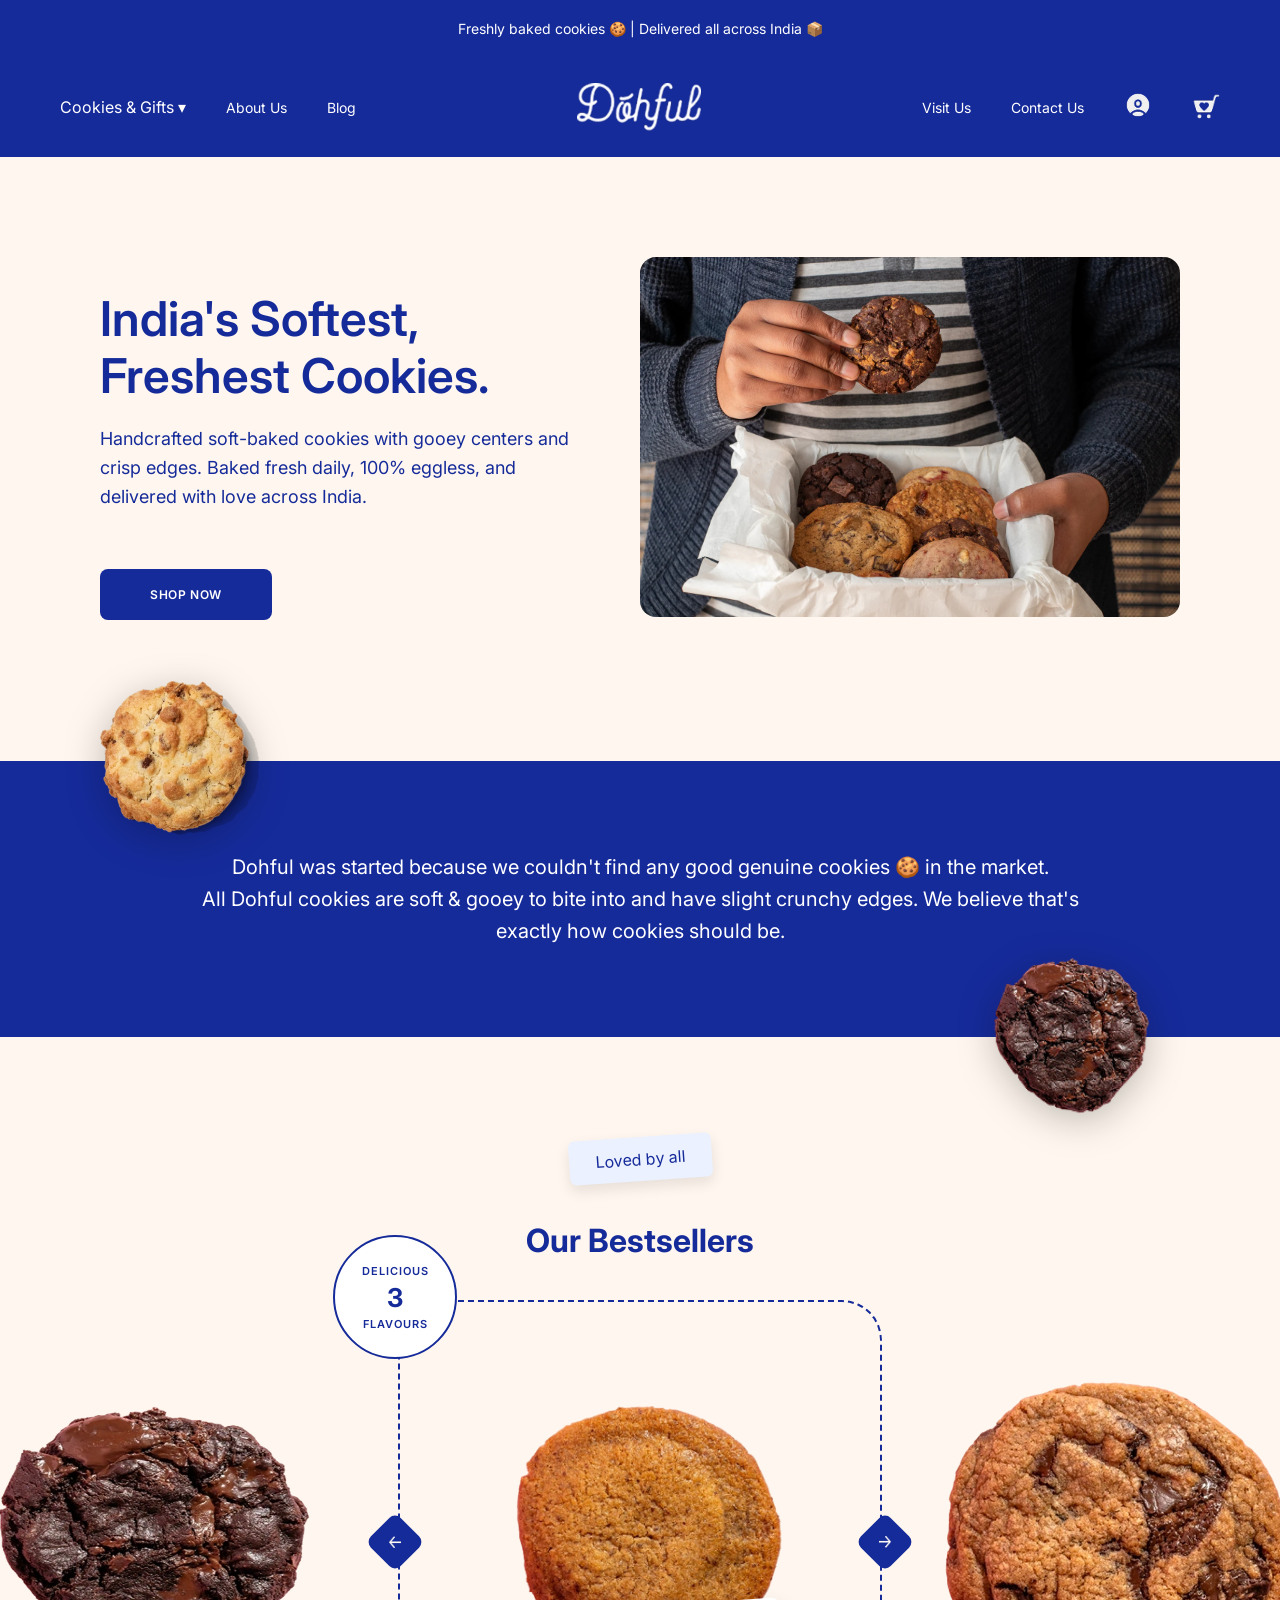
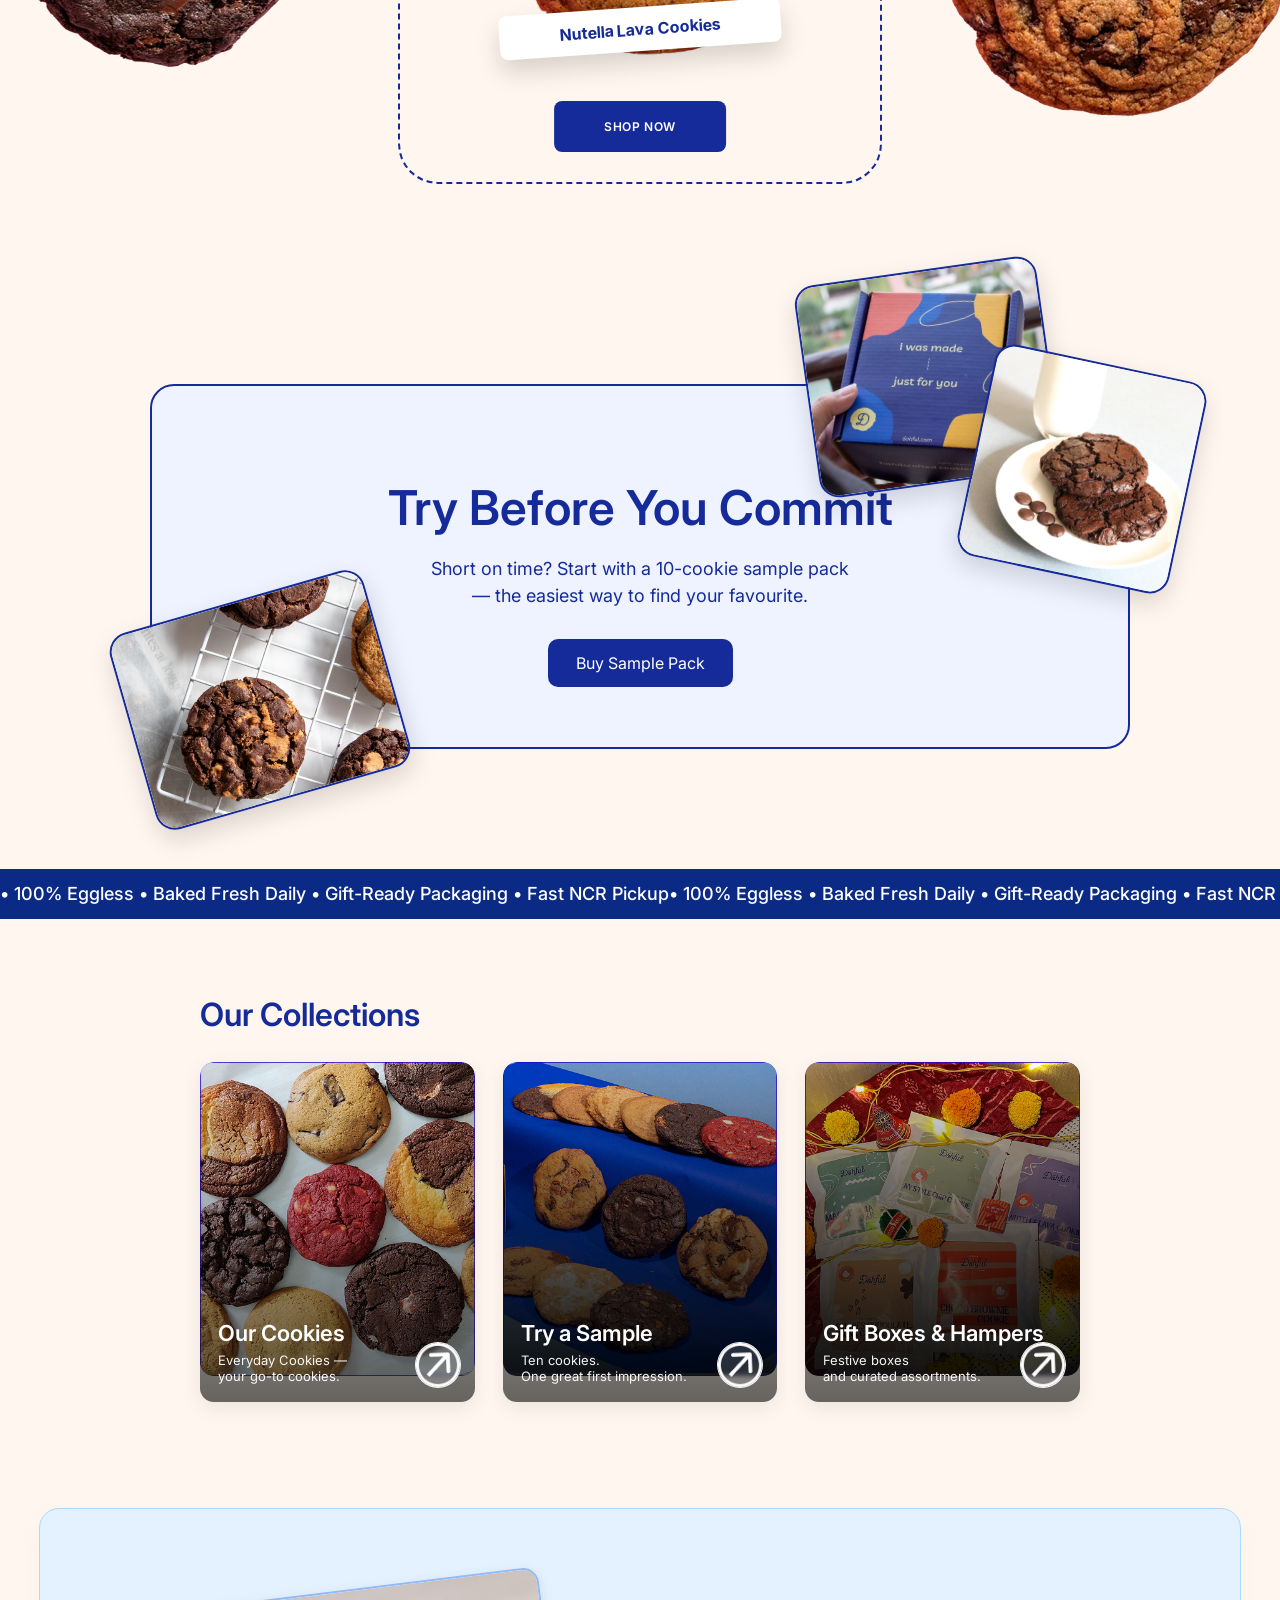
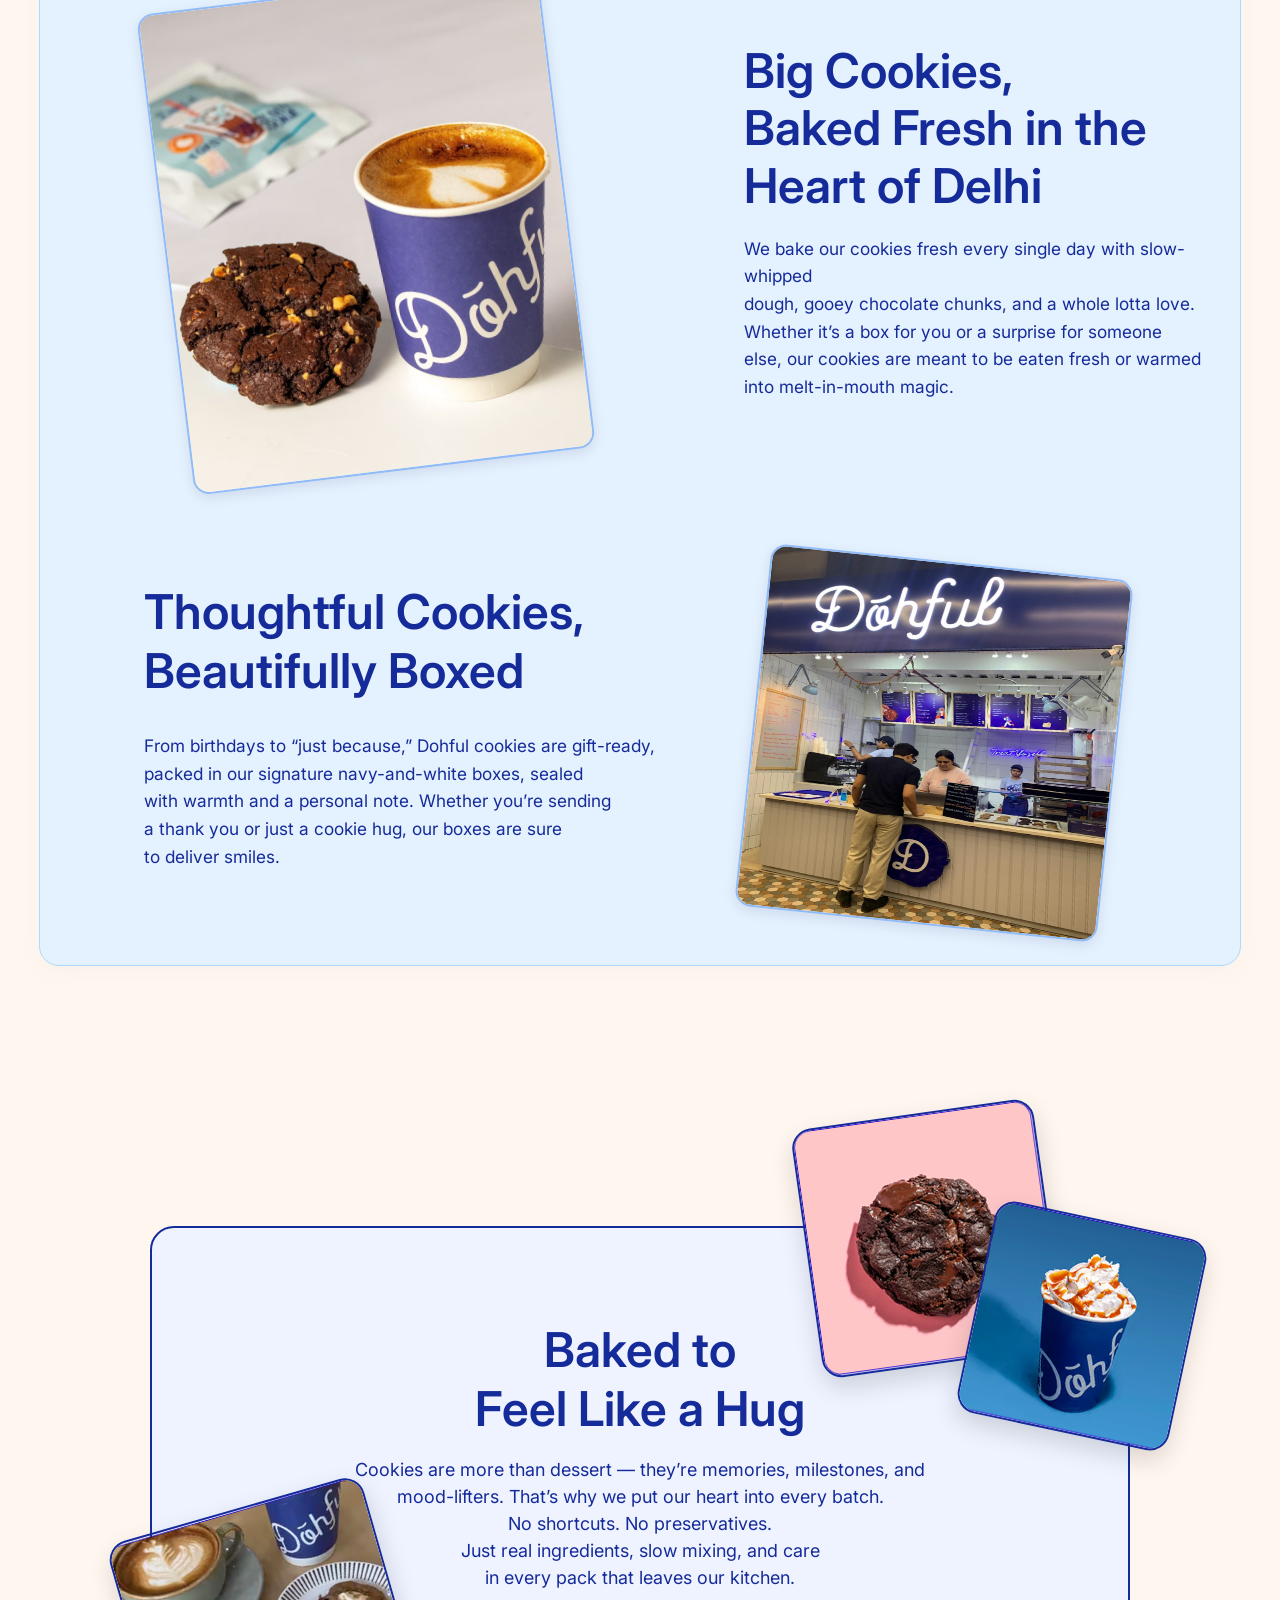
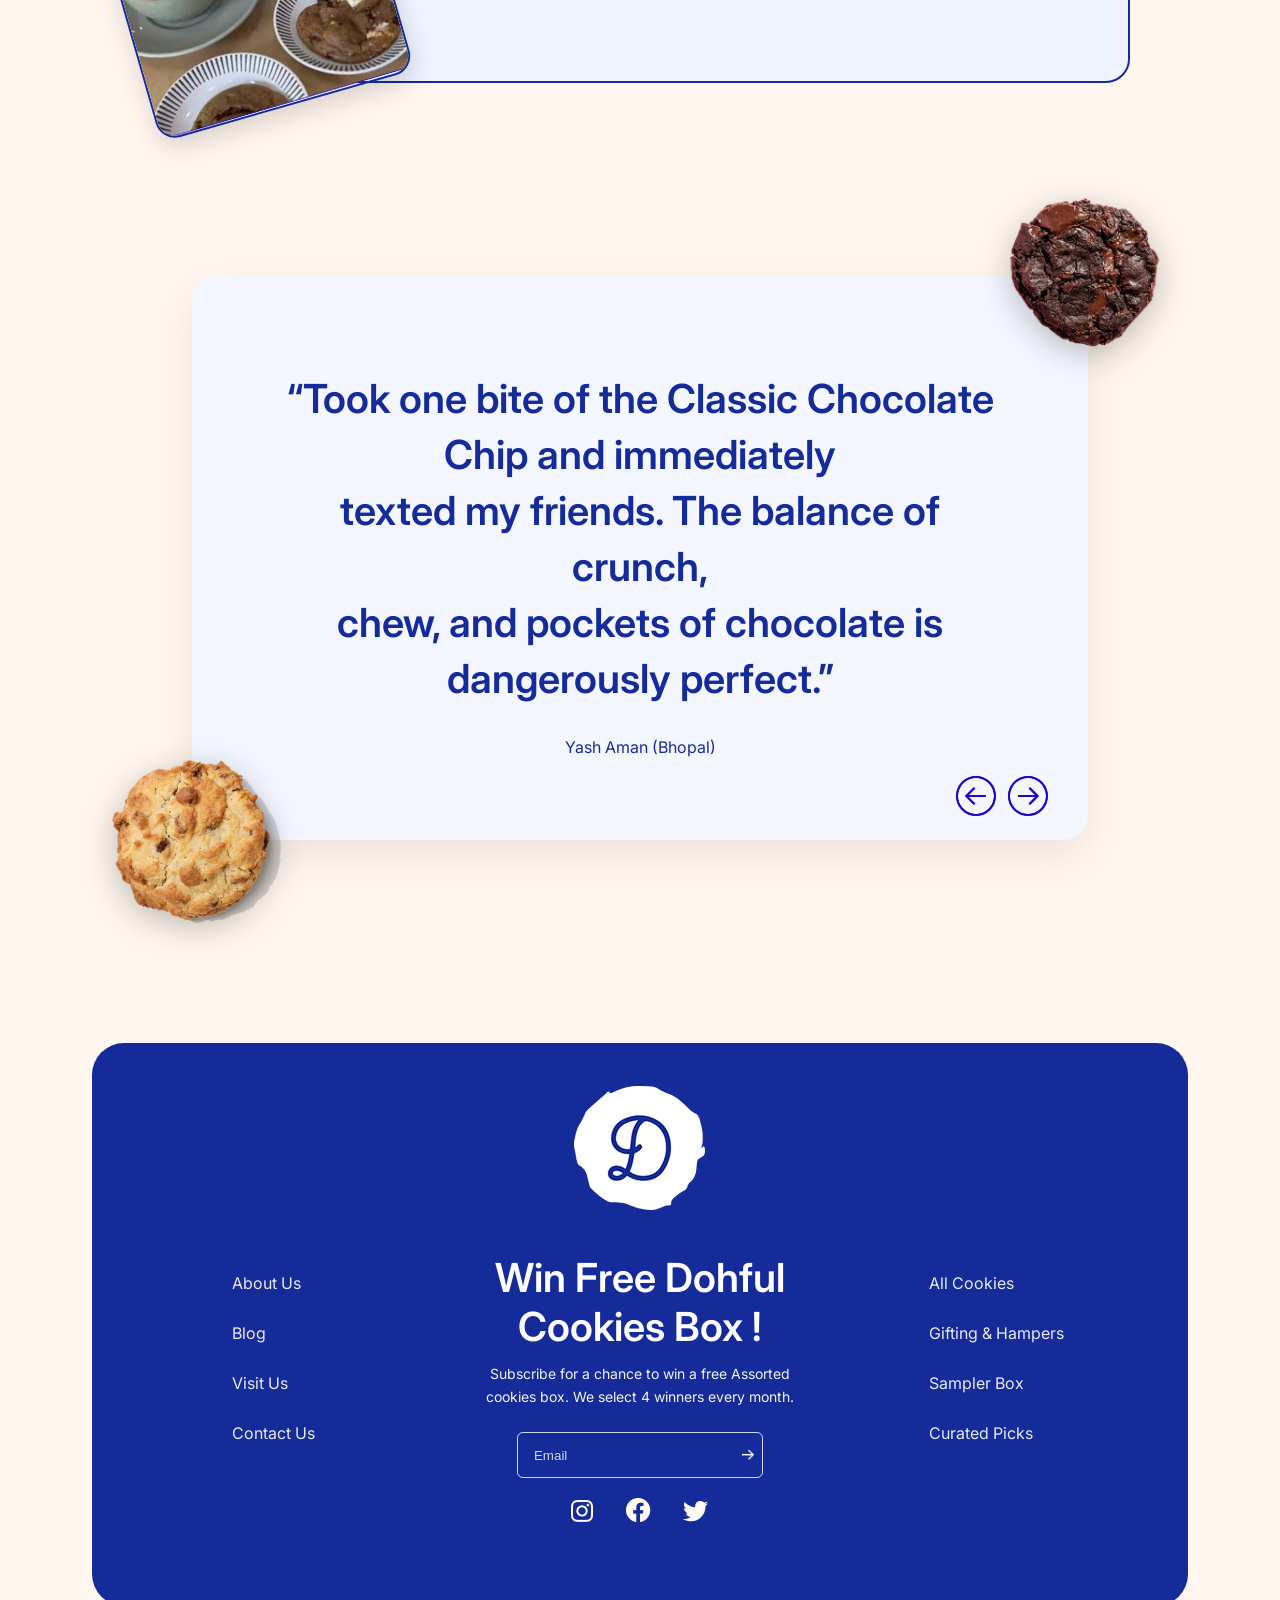
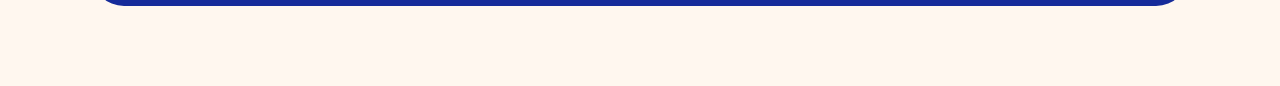
<file: index.html>
<!DOCTYPE html>
<html lang="en">

<head>
    <meta charset="UTF-8">
    <title>Dohful</title>
    <link rel="stylesheet" href="styles.css">
    <link rel="preconnect" href="https://fonts.googleapis.com">
    <link rel="preconnect" href="https://fonts.gstatic.com" crossorigin>
    <link href="https://fonts.googleapis.com/css2?family=Inter:opsz,wght@14..32,300..900&display=swap" rel="stylesheet">

</head>

<body>
    <!----------- HEADER ----------->
    <header class="site-header">
        <div class="announcement">
            Freshly baked cookies 🍪 | Delivered all across India 📦
        </div>

        <nav class="navbar">
            <ul class="nav-menu">
                <li class="dropdown">
                     <p class="mega-icon">Cookies & Gifts ▾</p>

                    <div class="mega-menu">
                        <div class="mega-inner">

                            <a href="everyday-cookies.html" class="mega-card">
                                <img src="./images/everyday-cookies.png" alt="Signature Cookie Assortment">
                                <h3>Everyday Cookies</h3>
                                <p>Everyday Cookies - your go-to cookies..</p>
                            </a>

                            <a href="gifts-and-hampers.html" class="mega-card">
                                <img src="./images/gifting.png" alt="Holiday Tin Gift Set">
                                <h3>Gift Boxes & Hampers</h3>
                                <p>Festive boxes and curated assortments for every occasion.</p>
                            </a>

                            <a href="sampler-pack.html" class="mega-card">
                                <img src="./images/sample-try.png" alt="Assorted Cookie Box">
                                <h3>Sampler Pack</h3>
                                <p>Ten cookies. One great first impression.</p>
                            </a>

                            <a href="assorted-picks.html" class="mega-card">
                                <img src="./images/assorted.png" alt="Holiday Gift Guide">
                                <h3>Assorted Picks</h3>
                                <p>A curated mix of our bestselling flavors, all in one box.</p>
                            </a>

                        </div>

                        <div class="mega-footer">
                            <a href="all-cookies.html" class="mega-explore-btn">
                                Explore all Cookies & Gifts!
                                <img src="./images/right-arrow-png.png" alt="" class="mega-arrow">
                            </a>
                        </div>
                    </div>

                </li>

                <li><a href="about.html">About Us</a></li>
                <li><a href="blog.html">Blog</a></li>

                <li class="logo">
                    <a href="index.html"><img src="./images/logo-dohful.png" alt="Dohful Logo"></a>
                </li>

                <li><a href="visit-us.html">Visit Us</a></li>
                <li><a href="contact-us.html">Contact Us</a></li>

                <li class="account-icon">
                    <a href="#"><img src="./images/Test Account.png" alt="Account Icon"></a>
                </li>

                <li class="cart-icon" onclick="openCart()">
                    <img src="./images/Favorite Cart.png" alt="Cart Icon">
                </li>
            </ul>
        </nav>
    </header>




    <div class="hero-section">
        <div class="hero-left">
            <h1>India's Softest,<br>Freshest Cookies.</h1>
            <p>
                Handcrafted soft-baked cookies with gooey centers and
                crisp edges. Baked fresh daily, 100% eggless, and
                delivered with love across India.
            </p>
            <a href="all-cookies.html" class="shop-btn">Shop Now</a>
        </div>

        <div class="hero-right">
            <img src="./images/img-1.png" alt="Cookies Image">
        </div>
    </div>

    <div class="about-band">
        <img class="cookie-left-img" src="./images/new-york-cookie.png" alt="cookie left">
        <img class="cookie-right-img" src="./images/chocochip-cookie.png" alt="cookie right">

        <div class="about-inner">
            <p class="about-text-index">
                Dohful was started because we couldn't find any good genuine cookies 🍪 in the market.
                <br>
                All Dohful cookies are soft &amp; gooey to bite into and have slight crunchy edges.
                We believe that's exactly how cookies should be.
            </p>
        </div>
    </div>


    <div class="loved-badge">
        Loved by all
    </div>

    <section class="bestseller-section">
        <h2 class="bestsellers-title">Our Bestsellers</h2>

        <div class="bestseller-carousel">
            <!-- LEFT SIDE COOKIE -->
            <div class="side-cookie side-left">
                <img id="left-cookie-img" src="images/nutella-lava-cookies.png" alt="Cookie left">
            </div>

            <!-- CENTER CARD -->
            <div class="carousel-center">
                <!-- Round badge -->
                <div class="flavour-badge">
                    <span class="badge-top">Delicious</span>
                    <span class="badge-number" id="flavour-count">3</span>
                    <span class="badge-bottom">Flavours</span>
                </div>

                <div class="cookie-card">
                    <!-- Arrows -->
                    <button class="nav-arrow arrow-left" aria-label="Previous cookie">
                        <img src="images/right-arrow-png.png" alt="Prev">
                    </button>

                    <button class="nav-arrow arrow-right" aria-label="Next cookie">
                        <img src="images/right-arrow-png.png" alt="Next">
                    </button>

                    <!-- Main cookie image -->
                    <div class="cookie-image-wrapper">
                        <img id="main-cookie-img" src="images/choco-chunk.png" alt="Nutella Lava Cookies" style="width: 70%;">
                    </div>

                    <!-- Slanted label -->
                    <div class="cookie-label">
                        <span id="cookie-name">Nutella Lava Cookies</span>
                    </div>

                    <!-- Button -->
                    <a href="everyday-cookies.html" id="shop-btn" class="shop-btn">Shop Now</a>
                </div>
            </div>

            <!-- RIGHT SIDE COOKIE -->
            <div class="side-cookie side-right">
                <img id="right-cookie-img" src="images/choco-brownie-cookies.png" alt="Cookie right">
            </div>
        </div>
    </section>




    <div class="try-section">
        <img class="try-img try-left" src="./images/image 7.png" alt="cookie image">
        <img class="try-img try-right-top" src="./images/image 8.png" alt="right image">
        <img class="try-img try-right-bottom" src="./images/image 6.png" alt="right image 2">
        <div class="try-box">
            <h1>Try Before You Commit</h1>
            <p>
                Short on time? Start with a 10-cookie sample pack<br>
                — the easiest way to find your favourite.
            </p>
            <a href="sampler-pack.html" class="try-btn">Buy Sample Pack</a>
        </div>
    </div>

    <div class="marq" aria-hidden="true">
        <div class="marq-inner">
            <span class="marq-item"> • 100% Eggless • Baked Fresh Daily • Gift-Ready Packaging • Fast NCR Pickup </span>
        </div>
    </div>

    <section class="collections-section">
        <div class="collections-header">
            <h3>Our Collections</h3>
        </div>

        <div class="collections-grid">

            <!-- CARD 1 -->
            <article class="col-card">
                <a href="everyday-cookies.html" class="col-link"></a>
                <img src="./images/CARDS-1.png" alt="">
                <div class="col-overlay"></div>
                <div class="col-meta">
                    <h4>Our Cookies</h4>
                    <p>Everyday Cookies &mdash; <br/> your go-to cookies.</p>
                </div>

                <!-- SMALL ARROW — replace src -->
                <a class="col-cta" href="everyday-cookies.html">
                    <img src="images/arrow-small.png" alt="Open" class="arrow-small">
                </a>
            </article>

            <!-- CARD 2 -->
            <article class="col-card">
                <a href="sampler-pack.html" class="col-link"></a>
                <img src="./images/CARDS-2.png" alt="">
                <div class="col-overlay"></div>
                <div class="col-meta">
                    <h4>Try a Sample</h4>
                    <p>Ten cookies. <br/> One great first impression.</p>
                </div>

                <!-- SMALL ARROW -->
                <a class="col-cta" href="sampler-pack.html">
                    <img src="images/arrow-small.png" alt="Open" class="arrow-small">
                </a>
            </article>

            <!-- CARD 3 -->
            <article class="col-card">
                <a href="gifts-and-hampers.html" class="col-link"></a>
                <img src="./images/CARDS-3.png" alt="">
                <div class="col-overlay"></div>
                <div class="col-meta">
                    <h4>Gift Boxes & Hampers</h4>
                    <p>Festive boxes <br/> and curated assortments.</p>
                </div>

                <!-- SMALL ARROW -->
                <a class="col-cta" href="gifts-and-hampers.html">
                    <img src="images/arrow-small.png" alt="Open" class="arrow-small">
                </a>
            </article>

        </div>
    </section>


    <section class="brand-section">
        <div class="brand-feature">
            <div class="brand-image-wrapper">
                <img src="./images/image 14.png" alt="Cookie and Coffee" class="brand-img">
            </div>
            <div class="brand-content">
                <h2 class="brand-heading">Big Cookies,<br> Baked Fresh in the<br> Heart of Delhi</h2>
                <p class="brand-desc">
                    We bake our cookies fresh every single day with slow-whipped <br> dough, gooey chocolate chunks, and
                    a whole lotta love.<br> Whether it’s a box for you or a surprise for someone <br>else, our cookies
                    are meant to be eaten fresh or warmed <br>into melt-in-mouth magic.
                </p>
            </div>
        </div>
        <div class="gift-feature">
            <div class="gift-content">
                <h3 class="gift-heading">Thoughtful Cookies,<br> Beautifully Boxed</h3>
                <br>
                <p class="gift-desc">
                    From birthdays to “just because,” Dohful cookies are gift-ready, <br> packed in our signature
                    navy-and-white boxes, sealed<br> with warmth and a personal note. Whether you’re sending<br> a thank
                    you or just a cookie hug, our boxes are sure<br> to deliver smiles.
                </p>
            </div>
            <div class="gift-image-wrapper">
                <img src="./images/image 17.png" alt="Dohful Shop Counter" class="gift-img">
            </div>
        </div>
    </section>



    <div class="try-section">
        <img class="try-img try-left" src="./images/Rectangle 61.png" alt="cookie image">
        <img class="try-img try-right-top" src="./images/Rectangle 62.png" alt="right image">
        <img class="try-img try-right-bottom" src="./images/Rectangle 63.png" alt="right image 2">
        <div class="try-box">
            <h1>Baked to <br>Feel Like a Hug</h1>
            <p>
                Cookies are more than dessert — they’re memories, milestones, and <br>mood-lifters. That’s why we put
                our heart into every batch.<br> No shortcuts. No preservatives.<br> Just real ingredients, slow mixing,
                and care<br> in every pack that leaves our kitchen.
            </p>

        </div>
    </div>


    <div class="cookie-section">
        <div class="carousel-wrapper">
            <!-- Cookie images (fixed) -->
            <img src="./images/new-york-cookie.png" alt="Cookie" class="cookie cookie-left" />
            <img src="./images/chocochip-cookie.png" alt="Cookie" class="cookie cookie-right" />

            <!-- Carousel -->
            <div class="carousel">
                <button class="nav-btn nav-left" id="prevBtn">
                    <img src="./images/left-arrow.png" alt="Previous" />
                </button>

                <div class="carousel-viewport">
                    <div class="carousel-track">
                        <!-- Slide 1 -->
                        <div class="slide">
                            <div class="card">
                                <h1 class="quote">
                                    “Took one bite of the Classic Chocolate Chip and immediately <br> texted my friends.
                                    The balance of crunch,<br> chew, and pockets of chocolate is dangerously perfect.”
                                </h1>
                                <p class="author">Yash Aman (Bhopal)</p>
                            </div>
                        </div>
                        <!-- Slide 2 -->
                        <div class="slide">
                            <div class="card">
                                <h1 class="quote">
                                    “The Red Velvet cookie genuinely feels like dessert <br> and a hug at the same time.
                                    Soft, fudgy,<br> and loaded with flavor—I regret only ordering six.”
                                </h1>
                                <p class="author">Chavi Kumari (Mumbai)</p>
                            </div>
                        </div>
                        <!-- Slide 3 -->
                        <div class="slide">
                            <div class="card">
                                <h1 class="quote">
                                    I tried the Nutella Lava and nearly cried. It’s everything <br> a cookie should be —
                                    soft, gooey, and just the right kind of sinful.
                                </h1>
                                <p class="author">Rhea Mehta (New Delhi)</p>
                            </div>
                        </div>
                    </div>
                </div>

                <button class="nav-btn nav-right" id="nextBtn">
                    <img src="./images/righ-arrow.png" alt="Next" />
                </button>
            </div>
        </div>
    </div>





    <div class="page-wrapper">

         <footer class="footer-card">

            <!-- LEFT GRID -->
            <ul class="footer-links">
                <li><a href="about.html">About Us</a></li>
                <li><a href="blog.html">Blog</a></li>
                <li><a href="visit-us.html">Visit Us</a></li>
                <li><a href="contact-us.html">Contact Us</a></li>
            </ul>

            <!-- CENTER GRID -->
            <div class="footer-center">

                <div class="footer-logo">
                    <img src="./images/logo-2.png">
                </div>

                <h2 class="footer-heading">Win Free Dohful Cookies Box !</h2>
                <p class="footer-desc">
                    Subscribe for a chance to win a free Assorted cookies box.
                    We select 4 winners every month.
                </p>

                <form class="footer-form">
                    <div class="footer-input-wrapper">
                        <input type="email" placeholder="Email">
                        <button type="submit" class="footer-submit-btn">
                            <img src="./images/right-arrow-png.png" alt="Submit Arrow">
                        </button>
                    </div>
                </form>

                <div class="footer-socials">
                    <a href="https://www.instagram.com/dohfulcookies/?hl=en" class="insta"><img src="./images/insta.png" alt="Instagram"></a>
                    <a href="https://www.facebook.com/dohful/"><img src="./images/fb.png" alt="Facebook"></a>
                    <a href="https://x.com/dohfulcookies?lang=en" class="twitter"><img src="./images/twitter.png" alt="Twitter"></a>
                </div>

            </div>

            <!-- RIGHT GRID -->
            <ul class="footer-links">
                <li><a href="all-cookies.html">All Cookies</a></li>
                <li><a href="gifts-and-hampers.html">Gifting & Hampers</a></li>
                <li><a href="sampler-pack.html">Sampler Box</a></li>
                <li><a href="assorted-picks.html">Curated Picks</a></li>
            </ul>

        </footer>


    </div>

    <!-- CART DRAWER -->
    <div id="cartDrawer" class="cart-drawer">

        <div class="cart-drawer-header">
            <h2>Your Bag</h2>
            <button class="cart-close" onclick="closeCart()">✕</button>
        </div>

        <div class="cart-body" id="cartItems"></div>

        <div class="cart-bottom">
            <div class="cart-subtotal-line">
                <span>Sub-Total</span>
                <span id="cartSubtotal">Rs.0</span>
            </div>

            <button class="cart-checkout-btn">Check Out</button>

            <p class="cart-note">Tax included. Shipping calculated at checkout.</p>
        </div>

    </div>



    <script src="script.js"></script>
</body>

</html>
</file>
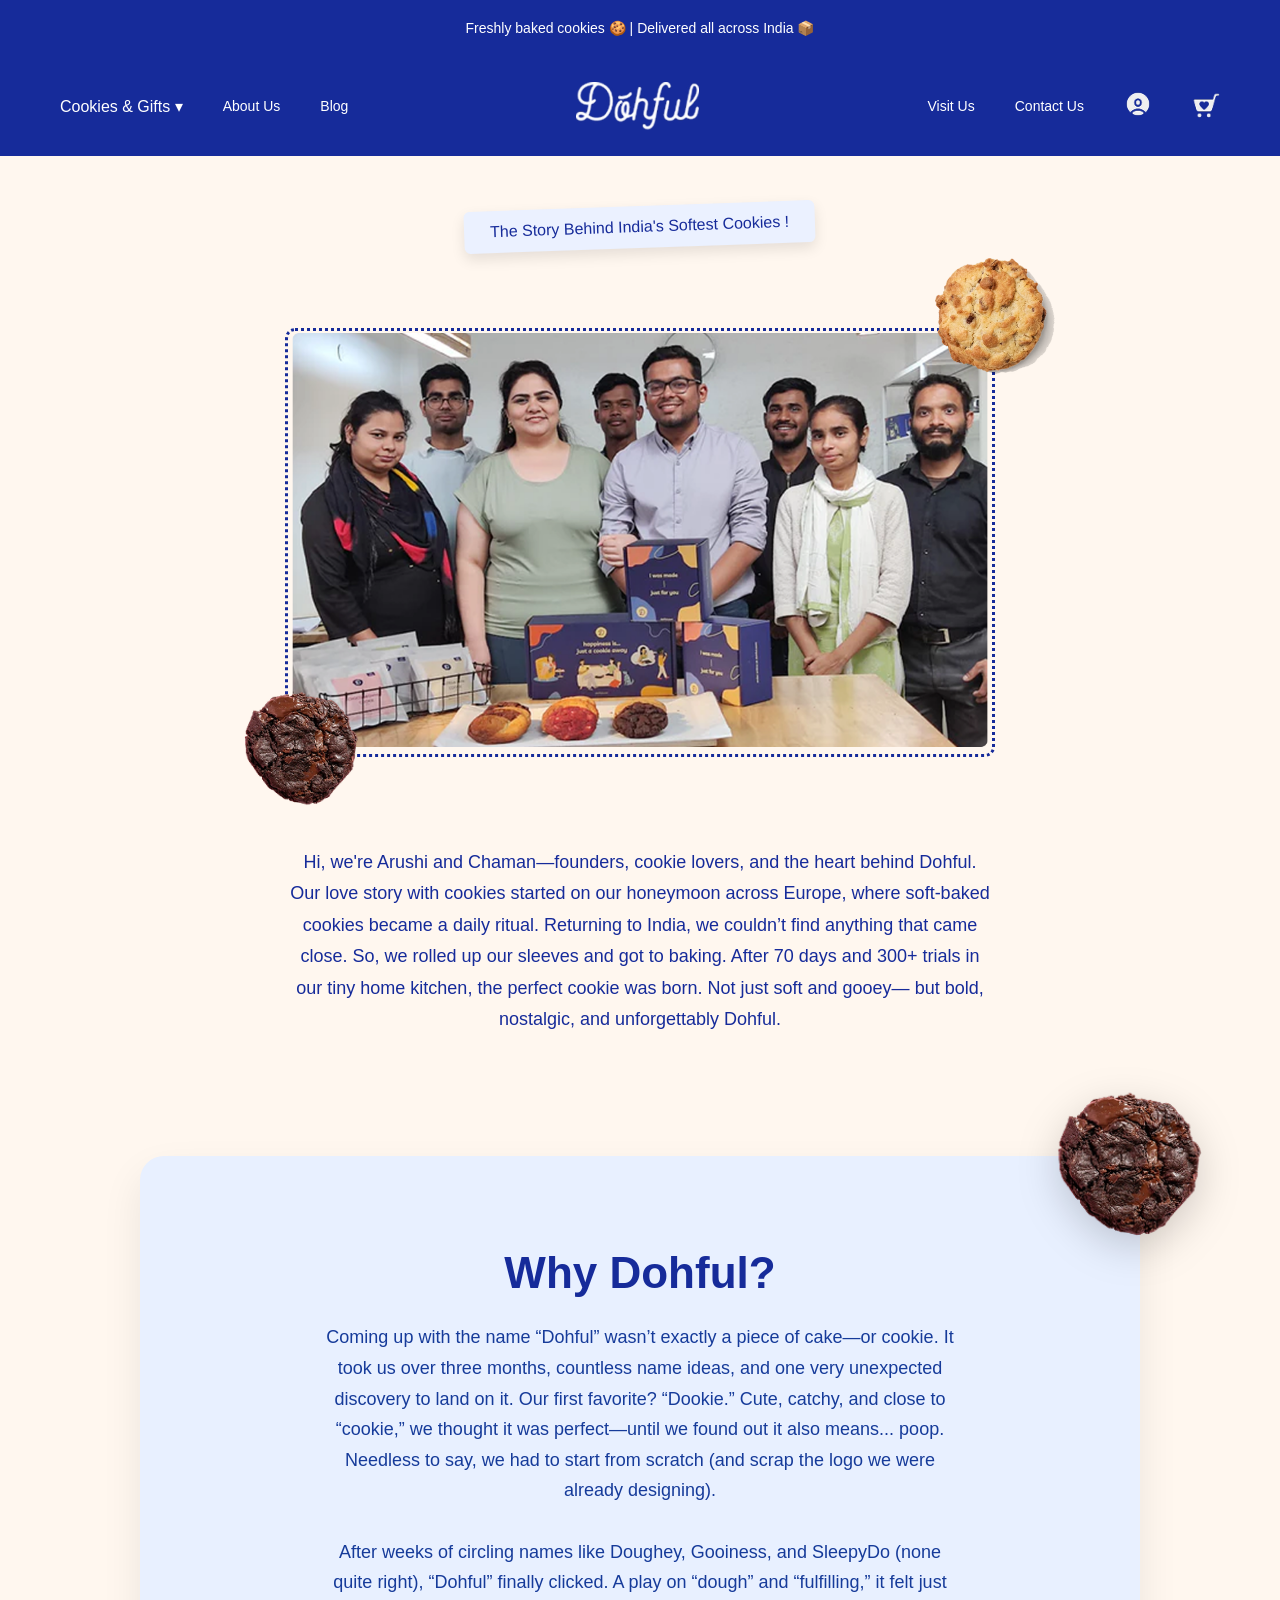
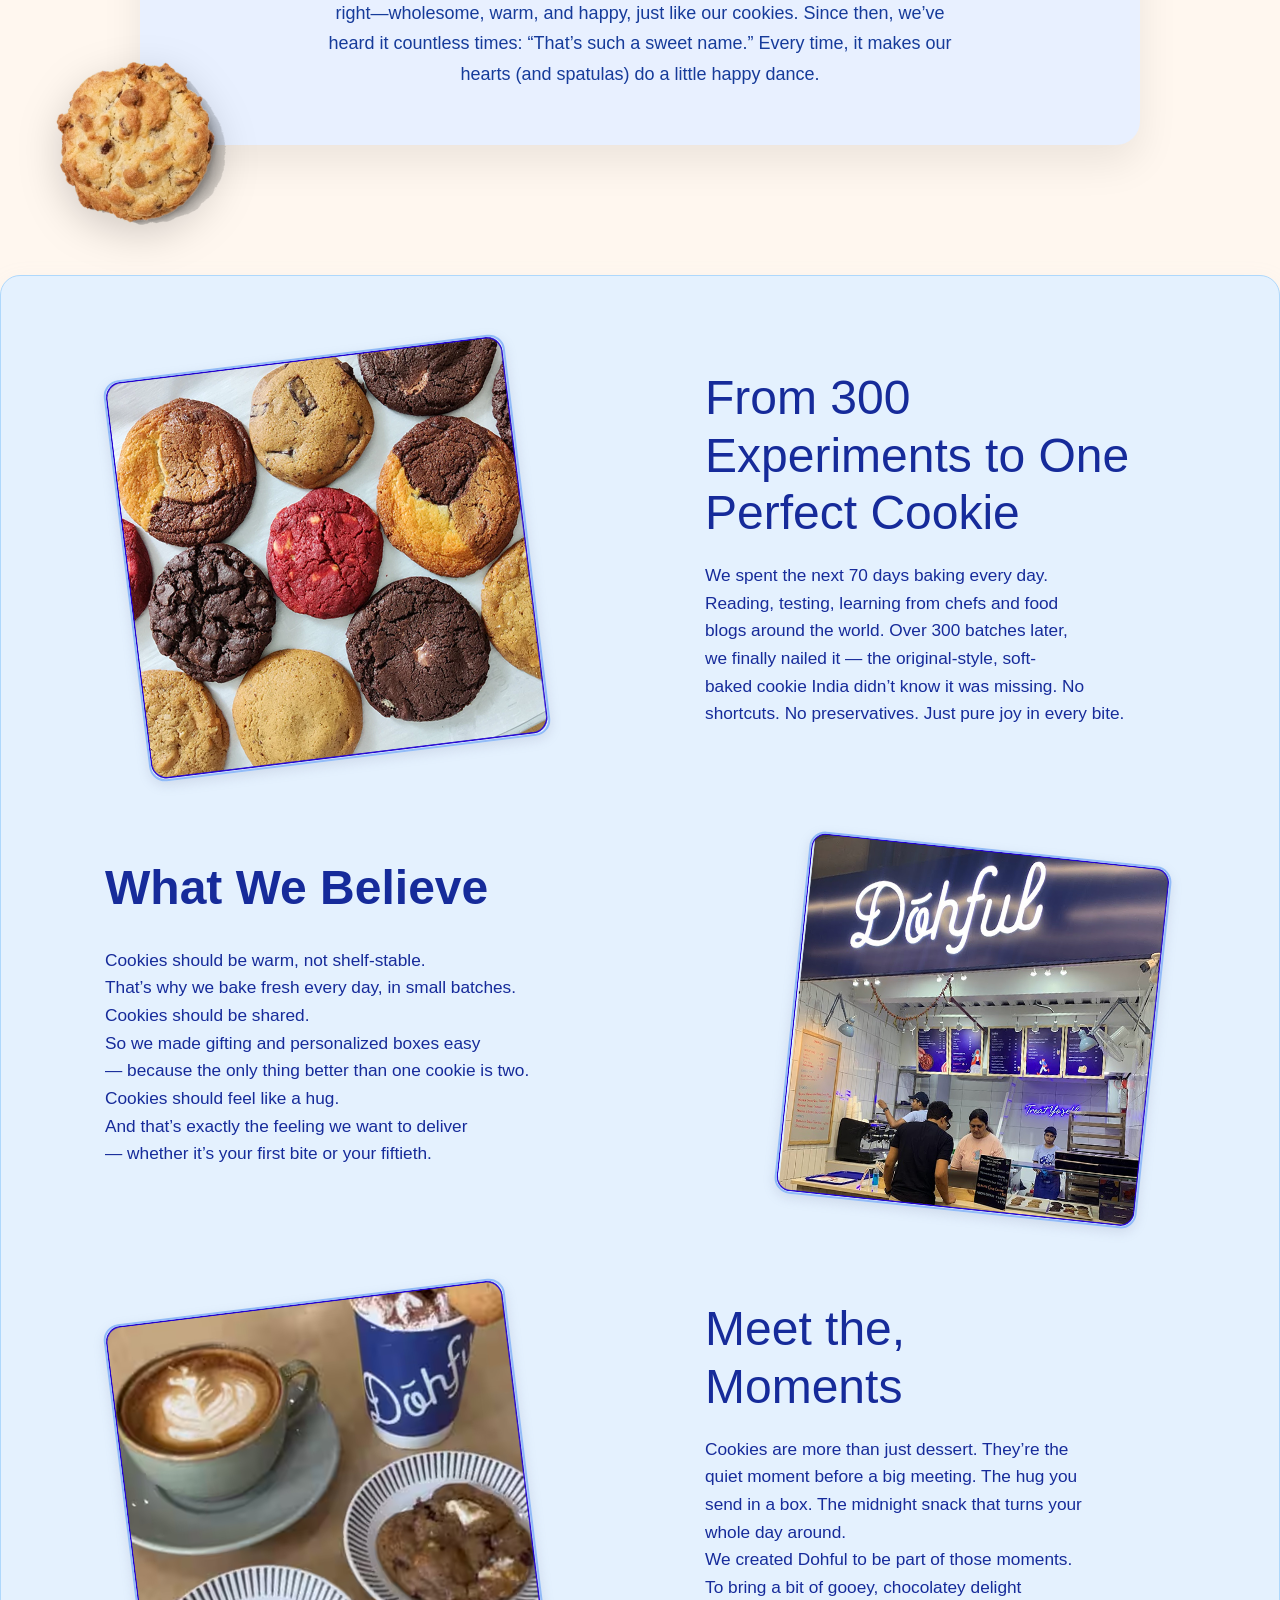
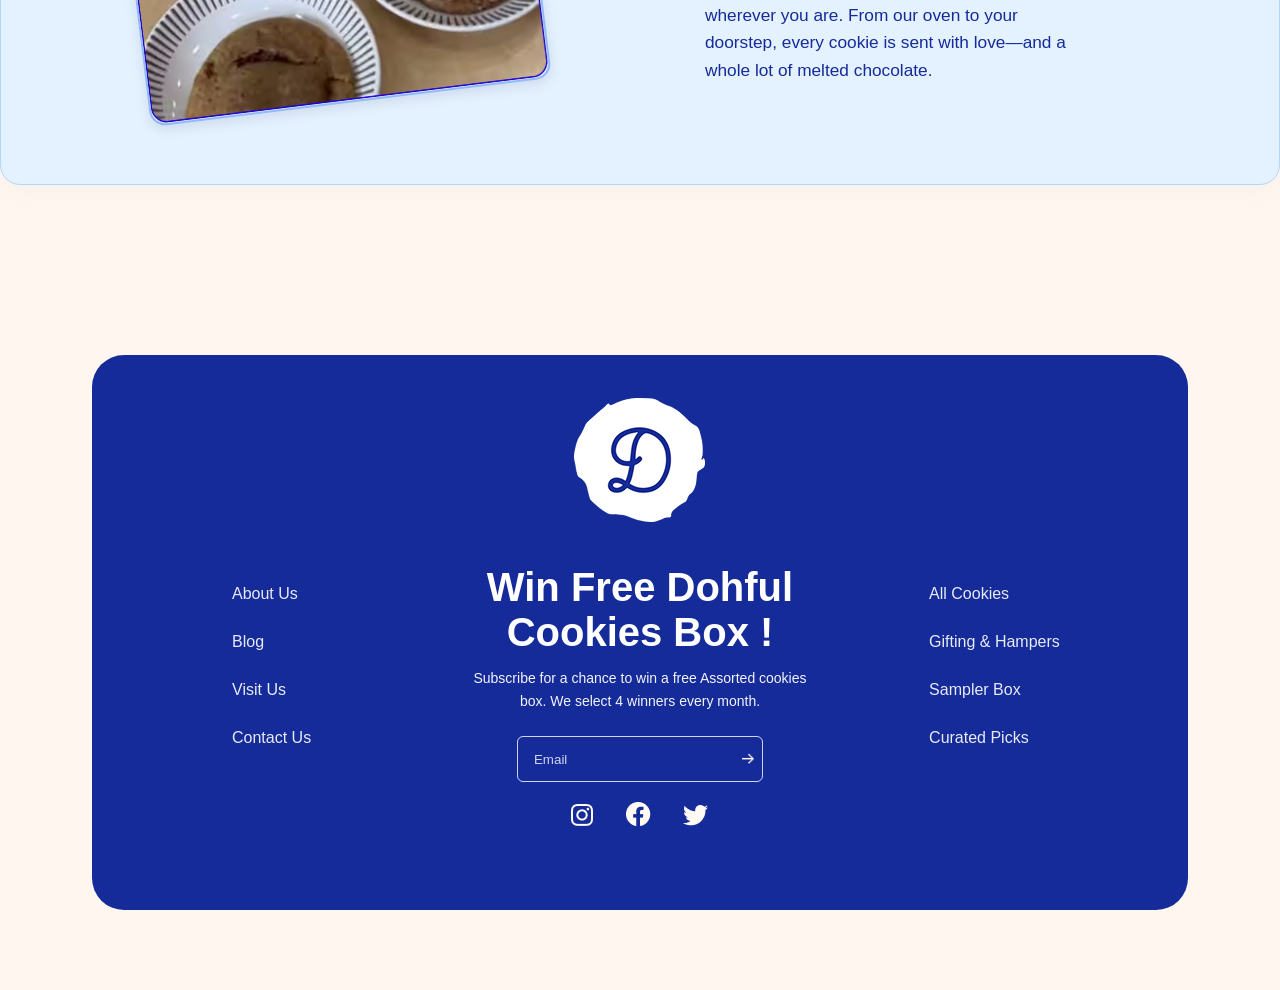
<file: about.html>
<!DOCTYPE html>
<html lang="en">

<head>
    <meta charset="UTF-8">
    <meta name="viewport" content="width=device-width, initial-scale=1.0">
    <title>About Us</title>
    <link rel="stylesheet" href="styles.css">
</head>

<body>

    <!----------- HEADER ----------->
    <header class="site-header">
        <div class="announcement">
            Freshly baked cookies 🍪 | Delivered all across India 📦
        </div>

        <nav class="navbar">
            <ul class="nav-menu">
                <li class="dropdown">
                   <p class="mega-icon">Cookies & Gifts ▾</p>

                    <div class="mega-menu">
                        <div class="mega-inner">

                            <a href="everyday-cookies.html" class="mega-card">
                                <img src="./images/everyday-cookies.png" alt="Signature Cookie Assortment">
                                <h3>Everyday Cookies</h3>
                                <p>Everyday Cookies - your go-to cookies..</p>
                            </a>

                            <a href="gifts-and-hampers.html" class="mega-card">
                                <img src="./images/gifting.png" alt="Holiday Tin Gift Set">
                                <h3>Gift Boxes & Hampers</h3>
                                <p>Festive boxes and curated assortments for every occasion.</p>
                            </a>

                            <a href="sampler-pack.html" class="mega-card">
                                <img src="./images/sample-try.png" alt="Assorted Cookie Box">
                                <h3>Sampler Pack</h3>
                                <p>Ten cookies. One great first impression.</p>
                            </a>

                            <a href="assorted-picks.html" class="mega-card">
                                <img src="./images/assorted.png" alt="Holiday Gift Guide">
                                <h3>Assorted Picks</h3>
                                <p>A curated mix of our bestselling flavors, all in one box.</p>
                            </a>

                        </div>

                        <div class="mega-footer">
                            <a href="all-cookies.html" class="mega-explore-btn">
                                Explore all Cookies & Gifts!
                                <img src="./images/right-arrow-png.png" alt="" class="mega-arrow">
                            </a>
                        </div>
                    </div>

                </li>

                <li><a href="about.html">About Us</a></li>
                <li><a href="blog.html">Blog</a></li>

                <li class="logo">
                    <a href="index.html"><img src="./images/logo-dohful.png" alt="Dohful Logo"></a>
                </li>

                <li><a href="visit-us.html">Visit Us</a></li>
                <li><a href="contact-us.html">Contact Us</a></li>

                <li class="account-icon">
                    <a href="#"><img src="./images/Test Account.png" alt="Account Icon"></a>
                </li>

                <li class="cart-icon" onclick="openCart()">
                    <img src="./images/Favorite Cart.png" alt="Cart Icon">
                </li>
            </ul>
        </nav>
    </header>

    <!----------- TOP BANNER ----------->
    <div class="tilted-banner">
        The Story Behind India's Softest Cookies !
    </div>


    <!----------- ABOUT SECTION ----------->
    <div class="about-section">

        <div class="about-img-wrapper">
            <img src="./images/about-us.png" class="about-us-photo">

            <!-- About section cookie decorations -->
            <img src="./images/new-york-cookie.png" class="about-cookie about-cookie-top-right">
            <img src="./images/chocochip-cookie.png" class="about-cookie about-cookie-bottom-left">
        </div>

        <p class="about-text">
            Hi, we're Arushi and Chaman—founders, cookie lovers, and the heart behind Dohful.
            Our love story with cookies started on our honeymoon across Europe, where soft-baked
            cookies became a daily ritual. Returning to India, we couldn’t find anything that
            came close. So, we rolled up our sleeves and got to baking. After 70 days and 300+
            trials in our tiny home kitchen, the perfect cookie was born. Not just soft and gooey—
            but bold, nostalgic, and unforgettably Dohful.
        </p>

    </div>



    <!----------- WHY DOHUL CARD ----------->
    <section class="review-section">
        <div class="review-container">

            <!-- Updated Image Class Names -->
            <img src="./images/new-york-cookie.png" alt="Cookie Graphic" class="review-decoration deco-bottom-left">

            <img src="./images/chocochip-cookie.png" alt="Cookie Graphic" class="review-decoration deco-top-right">

            <!-- Card Block -->
            <div class="review-card">

                <h2 class="review-title">Why Dohful?</h2>

                <p class="review-text">
                    Coming up with the name “Dohful” wasn’t exactly a piece of cake—or cookie.
                    It took us over three months, countless name ideas, and one very unexpected
                    discovery to land on it. Our first favorite? “Dookie.” Cute, catchy, and close
                    to “cookie,” we thought it was perfect—until we found out it also means...
                    poop. Needless to say, we had to start from scratch (and scrap the logo we were already designing).
                    <br><br>
                    After weeks of circling names like Doughey, Gooiness, and SleepyDo (none quite right),
                    “Dohful” finally clicked. A play on “dough” and “fulfilling,” it felt just right—wholesome,
                    warm, and happy, just like our cookies. Since then, we’ve heard it countless times:
                    “That’s such a sweet name.” Every time, it makes our hearts (and spatulas) do a little happy dance.
                </p>

            </div>

        </div>
    </section>


    <section class="fresh-bake-section">

        <!-- Block 1 -->
        <div class="fresh-block">

            <div class="fresh-img-wrap">
                <img src="./images/Rectangle 58 (1).png" alt="Cookie and Coffee" class="fresh-img">
            </div>

            <div class="fresh-text-wrap">
                <h2 class="fresh-title">From 300<br> Experiments to One<br>Perfect Cookie</h2>

                <p class="fresh-desc">
                    We spent the next 70 days baking every day. <br>
                    Reading, testing, learning from chefs and food <br>
                    blogs around the world. Over 300 batches later, <br>
                    we finally nailed it — the original-style, soft-<br>baked cookie India didn’t know it was missing.
                    No <br>
                    shortcuts. No preservatives. Just pure joy in every bite.
                </p>
            </div>

        </div>


        <!-- Block 2 -->
        <div class="gift-block">

            <div class="gift-text-wrap">
                <h3 class="gift-title">What We Believe</h3><br>

                <p class="gift-desc">
                    Cookies should be warm, not shelf-stable. <br>
                    That’s why we bake fresh every day, in small batches.<br>
                    Cookies should be shared.<br>
                    So we made gifting and personalized boxes easy<br>
                    — because the only thing better than one cookie is two.<br>
                    Cookies should feel like a hug.<br> And that’s exactly the feeling we want to deliver <br> — whether
                    it’s your first bite or your fiftieth.
                </p>
            </div>

            <div class="gift-img-wrap">
                <img src="./images/Rectangle 59 (1).png" alt="Dohful Shop Counter" class="gift-img">
            </div>

        </div>

        <div class="fresh-block">

            <div class="fresh-img-wrap">
                <img src="./images/Rectangle 72.png" alt="Cookie and Coffee" class="fresh-img">
            </div>

            <div class="fresh-text-wrap">
                <h2 class="fresh-title">Meet the,<br> Moments</h2>

                <p class="fresh-desc">
                    Cookies are more than just dessert. They’re the<br>
                    quiet moment before a big meeting. The hug you<br>
                    send in a box. The midnight snack that turns your<br>
                    whole day around.<br>
                    We created Dohful to be part of those moments. <br>
                    To bring a bit of gooey, chocolatey delight <br>
                    wherever you are. From our oven to your <br>
                    doorstep, every cookie is sent with love—and a <br>
                    whole lot of melted chocolate.
                </p>
            </div>

        </div>

    </section>


    <div class="page-wrapper">

        <footer class="footer-card">

            <!-- LEFT GRID -->
            <ul class="footer-links">
                <li><a href="about.html">About Us</a></li>
                <li><a href="blog.html">Blog</a></li>
                <li><a href="visit-us.html">Visit Us</a></li>
                <li><a href="contact-us.html">Contact Us</a></li>
            </ul>

            <!-- CENTER GRID -->
            <div class="footer-center">

                <div class="footer-logo">
                    <img src="./images/logo-2.png">
                </div>

                <h2 class="footer-heading">Win Free Dohful Cookies Box !</h2>
                <p class="footer-desc">
                    Subscribe for a chance to win a free Assorted cookies box.
                    We select 4 winners every month.
                </p>

                <form class="footer-form">
                    <div class="footer-input-wrapper">
                        <input type="email" placeholder="Email">
                        <button type="submit" class="footer-submit-btn">
                            <img src="./images/right-arrow-png.png" alt="Submit Arrow">
                        </button>
                    </div>
                </form>

                <div class="footer-socials">
                    <a href="https://www.instagram.com/dohfulcookies/?hl=en" class="insta"><img src="./images/insta.png" alt="Instagram"></a>
                    <a href="https://www.facebook.com/dohful/"><img src="./images/fb.png" alt="Facebook"></a>
                    <a href="https://x.com/dohfulcookies?lang=en" class="twitter"><img src="./images/twitter.png" alt="Twitter"></a>
                </div>

            </div>

            <!-- RIGHT GRID -->
            <ul class="footer-links">
                <li><a href="all-cookies.html">All Cookies</a></li>
                <li><a href="gifts-and-hampers.html">Gifting & Hampers</a></li>
                <li><a href="sampler-pack.html">Sampler Box</a></li>
                <li><a href="assorted-picks.html">Curated Picks</a></li>
            </ul>

        </footer>


    </div>

    <!-- CART DRAWER -->
    <div id="cartDrawer" class="cart-drawer">

        <div class="cart-drawer-header">
            <h2>Your Bag</h2>
            <button class="cart-close" onclick="closeCart()">✕</button>
        </div>

        <div class="cart-body" id="cartItems"></div>

        <div class="cart-bottom">
            <div class="cart-subtotal-line">
                <span>Sub-Total</span>
                <span id="cartSubtotal">Rs.0</span>
            </div>

            <button class="cart-checkout-btn">Check Out</button>

            <p class="cart-note">Tax included. Shipping calculated at checkout.</p>
        </div>

    </div>




</body>

</html>
</file>
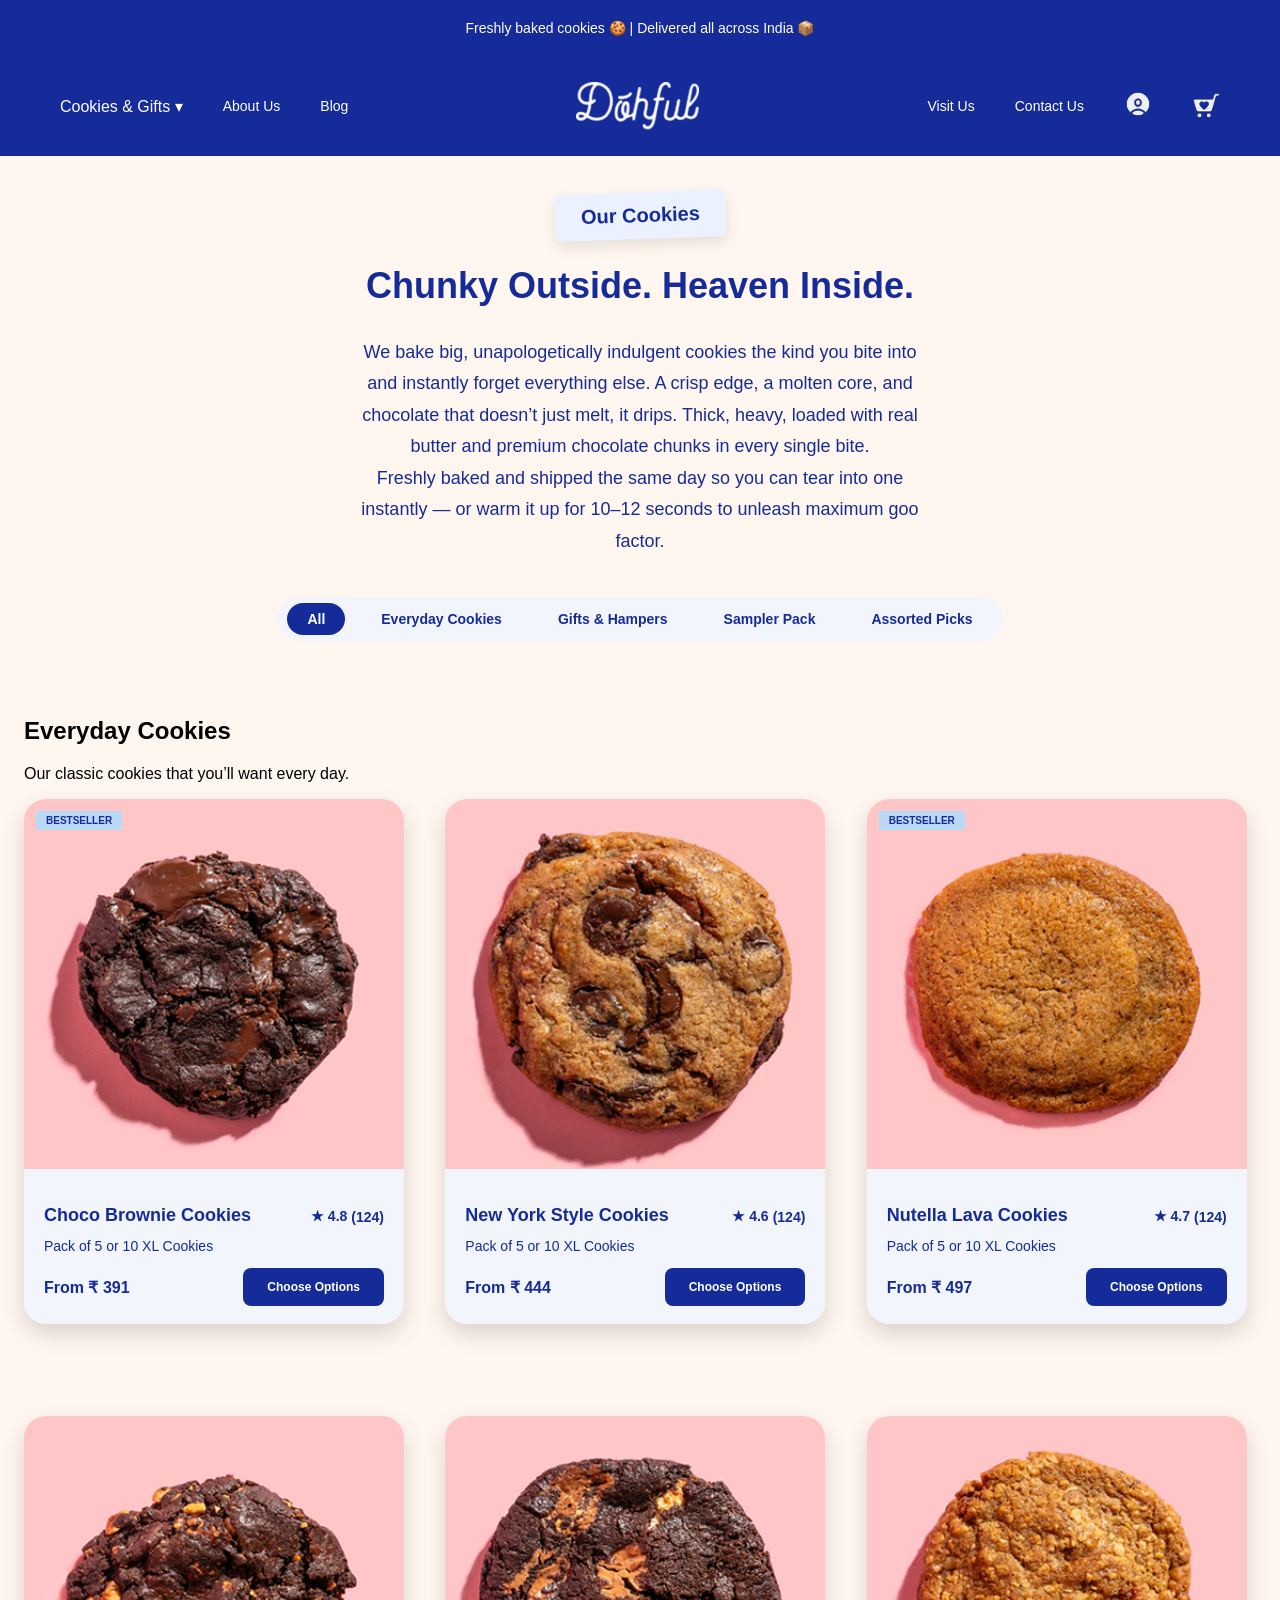
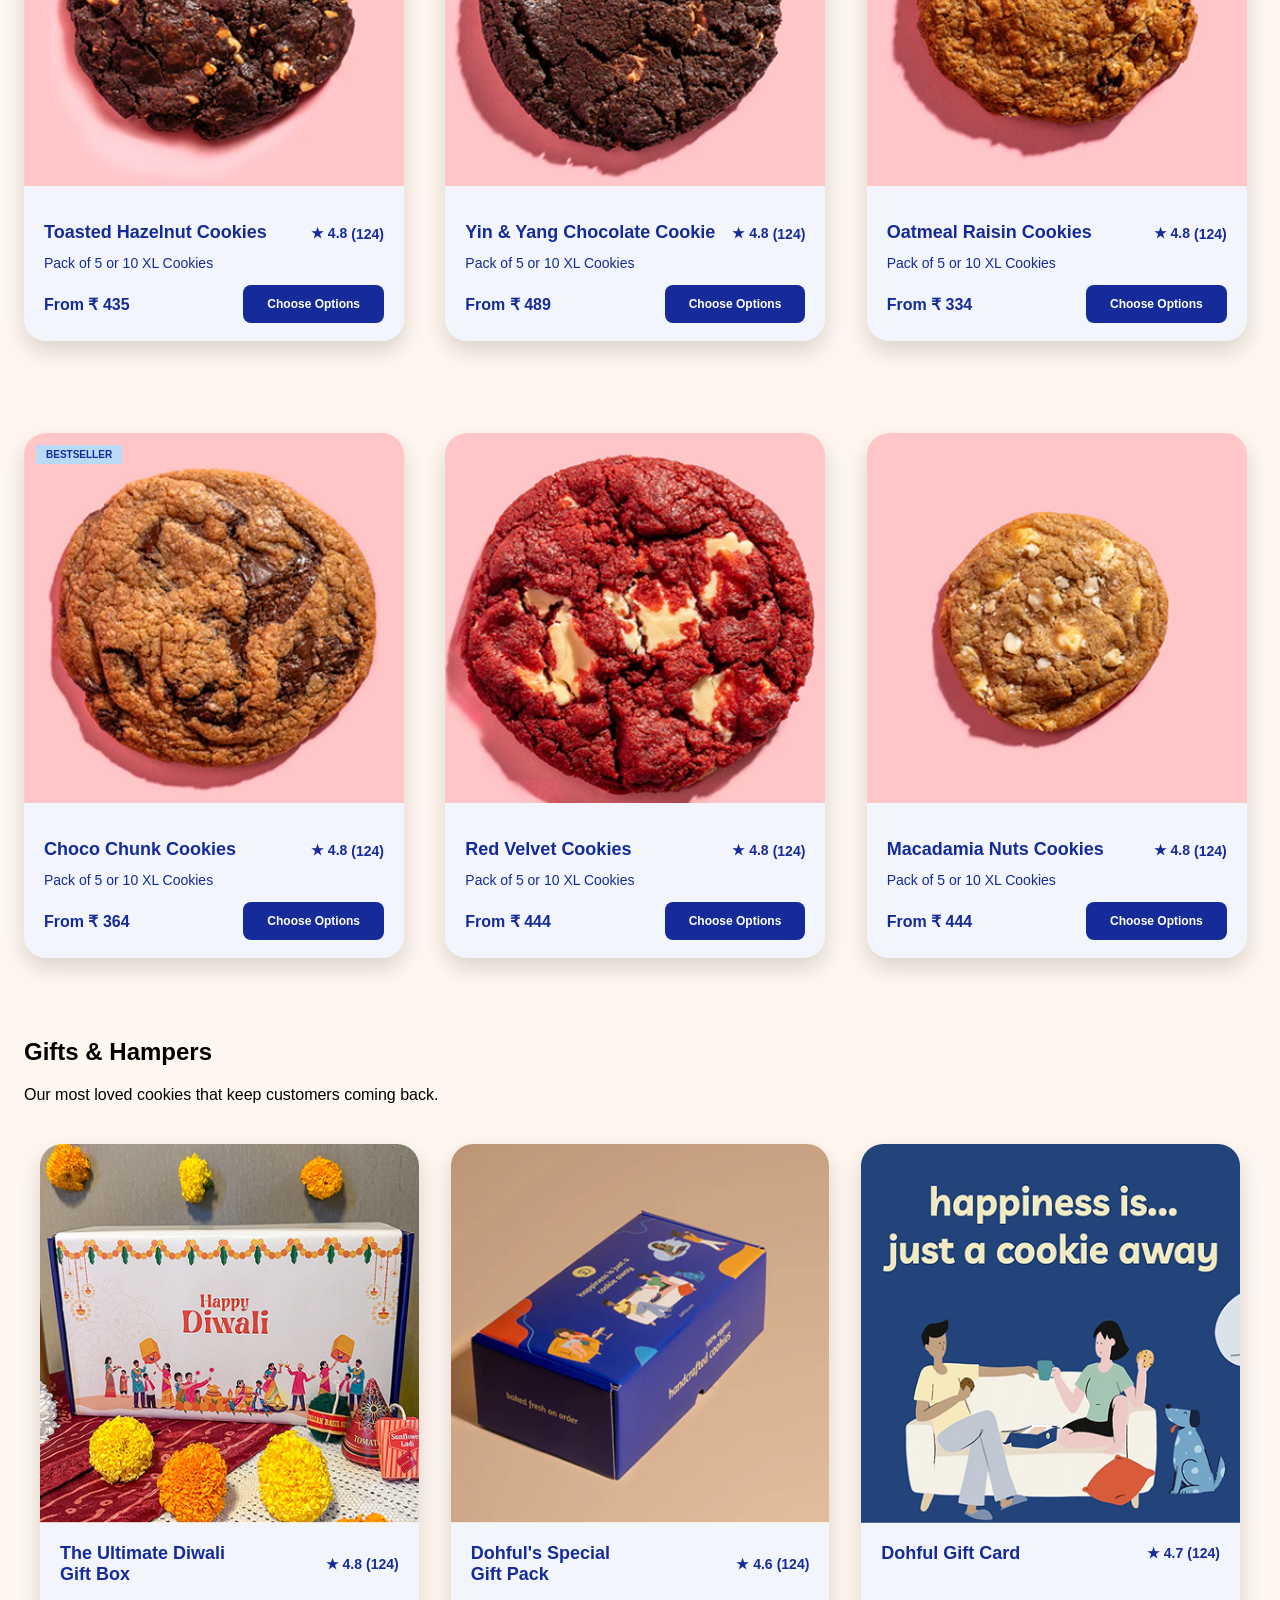
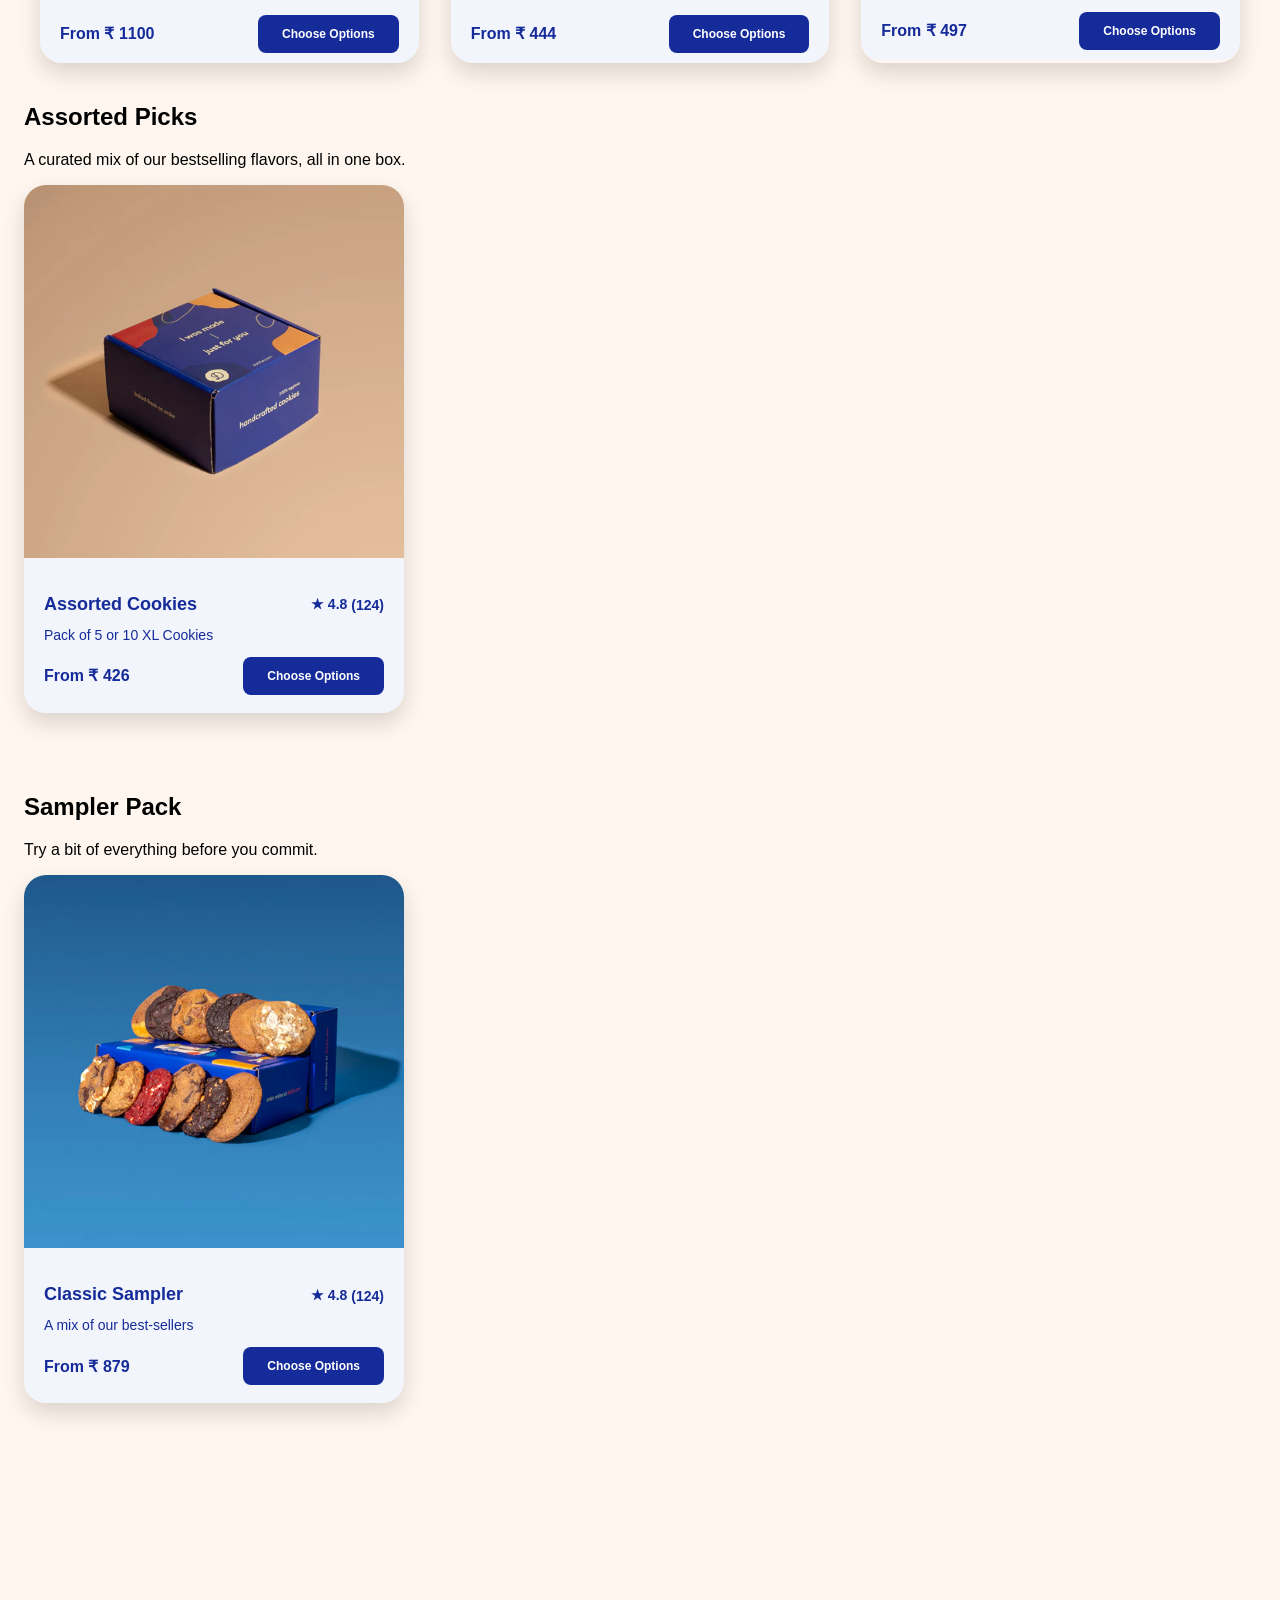
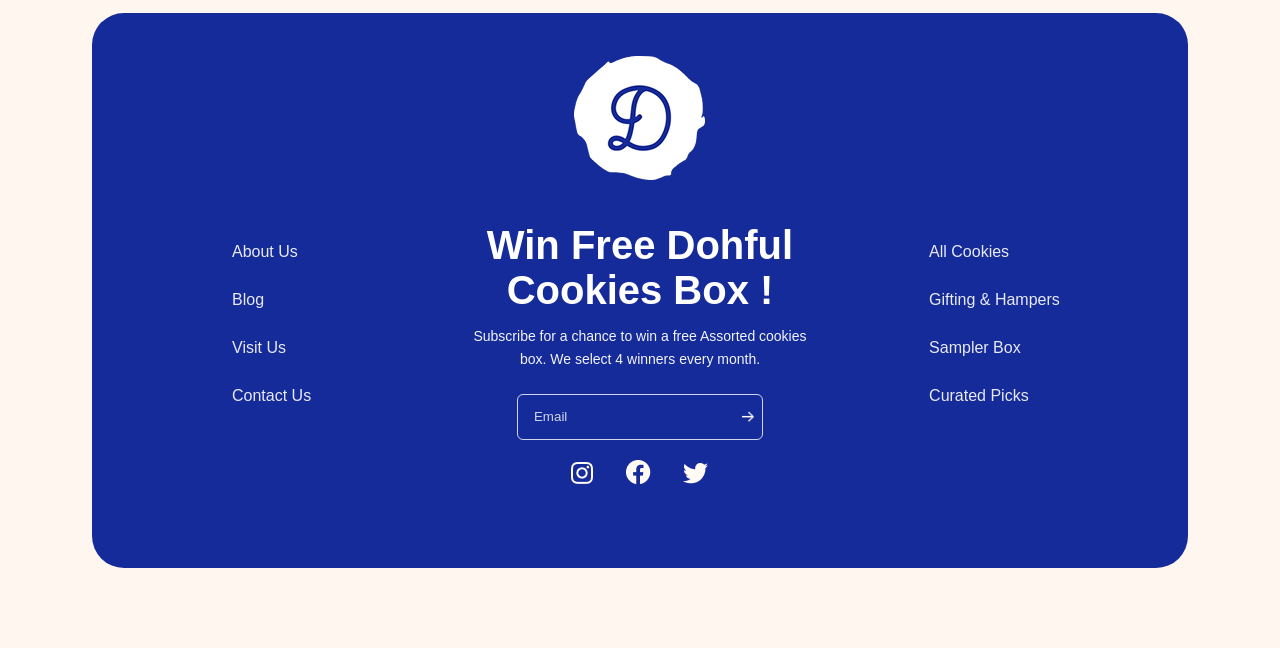
<file: all-cookies.html>
<!DOCTYPE html>
<html lang="en">

<head>
  <meta charset="UTF-8">
  <meta name="viewport" content="width=device-width, initial-scale=1.0">
  <title>All Cookies & Gifts</title>
  <link rel="stylesheet" href="styles.css">
</head>

<body>
  <header class="site-header">
    <div class="announcement">
      Freshly baked cookies 🍪 | Delivered all across India 📦
    </div>

    <nav class="navbar">
      <ul class="nav-menu">
        <li class="dropdown">
          <p class="mega-icon">Cookies & Gifts ▾</p>

          <div class="mega-menu">
            <div class="mega-inner">

              <a href="everyday-cookies.html" class="mega-card">
                <img src="./images/everyday-cookies.png" alt="Signature Cookie Assortment">
                <h3>Everyday Cookies</h3>
                <p>Everyday Cookies - your go-to cookies..</p>
              </a>

              <a href="gifts-and-hampers.html" class="mega-card">
                <img src="./images/gifting.png" alt="Holiday Tin Gift Set">
                <h3>Gift Boxes & Hampers</h3>
                <p>Festive boxes and curated assortments for every occasion.</p>
              </a>

              <a href="sampler-pack.html" class="mega-card">
                <img src="./images/sample-try.png" alt="Assorted Cookie Box">
                <h3>Sampler Pack</h3>
                <p>Ten cookies. One great first impression.</p>
              </a>

              <a href="assorted-picks.html" class="mega-card">
                <img src="./images/assorted.png" alt="Holiday Gift Guide">
                <h3>Assorted Picks</h3>
                <p>A curated mix of our bestselling flavors, all in one box.</p>
              </a>

            </div>

            <div class="mega-footer">
              <a href="all-cookies.html" class="mega-explore-btn">
                Explore all Cookies & Gifts!
                <img src="./images/right-arrow-png.png" alt="" class="mega-arrow">
              </a>
            </div>
          </div>

        </li>

        <li><a href="about.html">About Us</a></li>
        <li><a href="blog.html">Blog</a></li>

        <li class="logo">
          <a href="index.html"><img src="./images/logo-dohful.png" alt="Dohful Logo"></a>
        </li>

        <li><a href="visit-us.html">Visit Us</a></li>
        <li><a href="contact-us.html">Contact Us</a></li>

        <li class="account-icon">
          <a href="#"><img src="./images/Test Account.png" alt="Account Icon"></a>
        </li>

        <li class="cart-icon" onclick="openCart()">
          <img src="./images/Favorite Cart.png" alt="Cart Icon">
        </li>
      </ul>
    </nav>
  </header>


  <div class="tilted-all-cookies">
    Our Cookies
  </div>

  <h2 class="all-cookies-head">Chunky Outside. Heaven Inside.</h2>
  <p class="all-cookies-para">
    We bake big, unapologetically indulgent cookies the kind you bite into and instantly forget everything else.
    A crisp edge, a molten core, and chocolate that doesn’t just melt, it drips. Thick, heavy, loaded with real butter
    and premium chocolate chunks in every single bite.<br>

    Freshly baked and shipped the same day so you can tear into one instantly —
    or warm it up for 10–12 seconds to unleash maximum goo factor.
  </p>



  <div class="category-filter-wrapper2">
    <div class="category-pill2">
      <button class="category-option2 active" data-filter="all">All</button>
      <button class="category-option2" data-filter="everyday">Everyday Cookies</button>
      <button class="category-option2" data-filter="gifting">Gifts & Hampers</button>
      <button class="category-option2" data-filter="sampler">Sampler Pack</button>
      <button class="category-option2" data-filter="curated">Assorted Picks</button>
    </div>
  </div>

  <div class="category-page-wrapper">
    <!-- EVERYDAY COOKIES -->
    <section class="category-section" data-category="everyday">
      <div class="category-header">
        <h2>Everyday Cookies</h2>
        <p>Our classic cookies that you’ll want every day.</p>
      </div>

      <div class="cards-grid2">
        <!-- Use YOUR existing cards here -->
        <!-- CARD 1 -->
        <article class="cookie-card2" onclick="openProduct('choco-brownie')">
          <div class="cookie-img-wrap2">
            <img src="./images/cookie2-1.png" alt="Choco Brownie Cookies" class="cookie-img2" />
            <span class="badge2">BESTSELLER</span>
          </div>

          <div class="cookie-content2">
            <div class="cookie-title-row2">
              <h3 class="cookie-title2">Choco Brownie Cookies</h3>
              <div class="cookie-meta2">
                <span class="rating2">★ 4.8</span>
                <span class="rating-count2">(124)</span>
              </div>
            </div>
            <p class="cookie-pack2">Pack of 5 or 10 XL Cookies</p>

            <div class="cookie-bottom2">
              <span class="cookie-price2">From ₹ 391</span>
              <button class="primary-btn2">Choose Options</button>
            </div>
          </div>
        </article>

        <!-- CARD 2 -->
        <article class="cookie-card2" onclick="openProduct('new-york-style')">
          <div class="cookie-img-wrap2">
            <img src="./images/cookie2-2.png" alt="New York Style Cookies" class="cookie-img2" />
          </div>

          <div class="cookie-content2">
            <div class="cookie-title-row2">
              <h3 class="cookie-title2">New York Style Cookies</h3>
              <div class="cookie-meta2">
                <span class="rating2">★ 4.6</span>
                <span class="rating-count2">(124)</span>
              </div>
            </div>
            <p class="cookie-pack2">Pack of 5 or 10 XL Cookies</p>

            <div class="cookie-bottom2">
              <span class="cookie-price2">From ₹ 444</span>
              <button class="primary-btn2">Choose Options</button>
            </div>
          </div>
        </article>

        <!-- CARD 3 -->
        <article class="cookie-card2" onclick="openProduct('nutella-lava')">
          <div class="cookie-img-wrap2">
            <img src="./images/cookie2-3.png" alt="Nutella Lava Cookies" class="cookie-img2" />
            <span class="badge2">BESTSELLER</span>
          </div>

          <div class="cookie-content2">
            <div class="cookie-title-row2">
              <h3 class="cookie-title2">Nutella Lava Cookies</h3>
              <div class="cookie-meta2">
                <span class="rating2">★ 4.7</span>
                <span class="rating-count2">(124)</span>
              </div>
            </div>
            <p class="cookie-pack2">Pack of 5 or 10 XL Cookies</p>

            <div class="cookie-bottom2">
              <span class="cookie-price2">From ₹ 497</span>
              <button class="primary-btn2">Choose Options</button>
            </div>
          </div>
        </article>


        <!-- CARD 4 -->
        <article class="cookie-card2" onclick="openProduct('toasted-hazelnut')">
          <div class="cookie-img-wrap2">
            <img src="./images/cookie2-4.png" alt="Toasted Hazelnut Double Chocolate Cookies" class="cookie-img2" />
          </div>

          <div class="cookie-content2">
            <div class="cookie-title-row2">
              <h3 class="cookie-title2">Toasted Hazelnut Cookies</h3>
              <div class="cookie-meta2">
                <span class="rating2">★ 4.8</span>
                <span class="rating-count2">(124)</span>
              </div>
            </div>
            <p class="cookie-pack2">Pack of 5 or 10 XL Cookies</p>

            <div class="cookie-bottom2">
              <span class="cookie-price2">From ₹ 435</span>
              <button class="primary-btn2">Choose Options</button>
            </div>
          </div>
        </article>

        <!-- CARD 5 -->
        <article class="cookie-card2" onclick="openProduct('yin-yang')">
          <div class="cookie-img-wrap2">
            <img src="./images/cookie2-5.png" alt="Yin &amp; Yang Chocolate Cookie" class="cookie-img2" />
          </div>

          <div class="cookie-content2">
            <div class="cookie-title-row2">
              <h3 class="cookie-title2">Yin &amp; Yang Chocolate Cookie</h3>
              <div class="cookie-meta2">
                <span class="rating2">★ 4.8</span>
                <span class="rating-count2">(124)</span>
              </div>
            </div>
            <p class="cookie-pack2">Pack of 5 or 10 XL Cookies</p>

            <div class="cookie-bottom2">
              <span class="cookie-price2">From ₹ 489</span>
              <button class="primary-btn2">Choose Options</button>
            </div>
          </div>
        </article>

        <!-- CARD 6 -->
        <article class="cookie-card2" onclick="openProduct('oatmeal-raisin')"> 
          <div class="cookie-img-wrap2">
            <img src="./images/cookie2-6.png" alt="Oatmeal Raisin Cookies" class="cookie-img2" />
          </div>

          <div class="cookie-content2">
            <div class="cookie-title-row2">
              <h3 class="cookie-title2">Oatmeal Raisin Cookies</h3>
              <div class="cookie-meta2">
                <span class="rating2">★ 4.8</span>
                <span class="rating-count2">(124)</span>
              </div>
            </div>
            <p class="cookie-pack2">Pack of 5 or 10 XL Cookies</p>

            <div class="cookie-bottom2">
              <span class="cookie-price2">From ₹ 334</span>
              <button class="primary-btn2">Choose Options</button>
            </div>
          </div>
        </article>

        <!-- CARD 7 -->
        <article class="cookie-card2" onclick="openProduct('choco-chunk')">
          <div class="cookie-img-wrap2">
            <img src="./images/cookie2-7.png" alt="Choco Chunk Cookies" class="cookie-img2" />
            <span class="badge2">BESTSELLER</span>
          </div>

          <div class="cookie-content2">
            <div class="cookie-title-row2">
              <h3 class="cookie-title2">Choco Chunk Cookies</h3>
              <div class="cookie-meta2">
                <span class="rating2">★ 4.8</span>
                <span class="rating-count2">(124)</span>
              </div>
            </div>
            <p class="cookie-pack2">Pack of 5 or 10 XL Cookies</p>

            <div class="cookie-bottom2">
              <span class="cookie-price2">From ₹ 364</span>
              <button class="primary-btn2">Choose Options</button>
            </div>
          </div>
        </article>

        <!-- CARD 8 -->
        <article class="cookie-card2" onclick="openProduct('red-velvet')">
          <div class="cookie-img-wrap2">
            <img src="./images/cookie2-8.png" alt="Red Velvet Cookies" class="cookie-img2" />
          </div>

          <div class="cookie-content2">
            <div class="cookie-title-row2">
              <h3 class="cookie-title2">Red Velvet Cookies</h3>
              <div class="cookie-meta2">
                <span class="rating2">★ 4.8</span>
                <span class="rating-count2">(124)</span>
              </div>
            </div>
            <p class="cookie-pack2">Pack of 5 or 10 XL Cookies</p>

            <div class="cookie-bottom2">
              <span class="cookie-price2">From ₹ 444</span>
              <button class="primary-btn2">Choose Options</button>
            </div>
          </div>
        </article>

        <!-- CARD 9 -->
        <article class="cookie-card2" onclick="openProduct('macadamia-nuts')">
          <div class="cookie-img-wrap2">
            <img src="./images/cookie2-9.png" alt="Macadamia Nuts Cookies" class="cookie-img2" />
          </div>

          <div class="cookie-content2">
            <div class="cookie-title-row2">
              <h3 class="cookie-title2">Macadamia Nuts Cookies</h3>
              <div class="cookie-meta2">
                <span class="rating2">★ 4.8</span>
                <span class="rating-count2">(124)</span>
              </div>
            </div>
            <p class="cookie-pack2">Pack of 5 or 10 XL Cookies</p>

            <div class="cookie-bottom2">
              <span class="cookie-price2">From ₹ 444</span>
              <button class="primary-btn2">Choose Options</button>
            </div>
          </div>
        </article>

        <!-- etc... use your remaining cards here -->
      </div>
    </section>

    <!-- GIFTS & HAMPERS -->
    <section class="category-section" data-category="gifting">
      <div class="category-header">
        <h2>Gifts & Hampers</h2>
        <p>Our most loved cookies that keep customers coming back.</p>
      </div>

      <div class="gifting-wrapper2">
        <section class="gifting-grid2">

          <!-- CARD 1 -->
          <article class="gift-card2" onclick="openProduct('ultimate-diwali-box')">
            <div class="gift-img-wrap2">
              <img src="./images/gifts-1.png" alt="The Ultimate Diwali Gift Box" class="gift-img2" />
            </div>

            <div class="gift-content2">
              <div class="gift-title-row2">
                <h3 class="gift-title2">The Ultimate Diwali<br> Gift Box</h3>
                <div class="gift-meta2">
                  <span class="gift-rating2">★ 4.8</span>
                  <span class="gift-rating-count2">(124)</span>
                </div>
              </div>

              <div class="gift-bottom2">
                <span class="gift-price2">From ₹ 1100</span>
                <button class="gift-btn2">Choose Options</button>
              </div>
            </div>
          </article>

          <!-- CARD 2 -->
          <article class="gift-card2" onclick="openProduct('special-gift-pack')">
            <div class="gift-img-wrap2">
              <img src="./images/gifts-2.png" alt="New York Style Cookies" class="gift-img2" />
            </div>

            <div class="gift-content2">
              <div class="gift-title-row2">
                <h3 class="gift-title2">Dohful's Special<br> Gift Pack</h3>
                <div class="gift-meta2">
                  <span class="gift-rating2">★ 4.6</span>
                  <span class="gift-rating-count2">(124)</span>
                </div>
              </div>

              <div class="gift-bottom2">
                <span class="gift-price2">From ₹ 444</span>
                <button class="gift-btn2">Choose Options</button>
              </div>
            </div>
          </article>

          <!-- CARD 3 -->
          <article class="gift-card2" onclick="openProduct('dohful-gift-card')">
            <div class="gift-img-wrap2">
              <img src="./images/gifts-3.png" alt="Festive Cookie Box" class="gift-img2" />
            </div>

            <div class="gift-content2">
              <div class="gift-title-row2">
                <h3 class="gift-title2">Dohful Gift Card <br></h3>
                <div class="gift-meta2">
                  <span class="gift-rating2">★ 4.7</span>
                  <span class="gift-rating-count2">(124)</span>
                </div>
              </div><br>

              <div class="gift-bottom2">
                <span class="gift-price2">From ₹ 497</span>
                <button class="gift-btn2">Choose Options</button>
              </div>
            </div>
          </article>

        </section>
      </div>
    </section>

    <!-- CURATED PICKS -->
    <section class="category-section" data-category="curated">
      <div class="category-header">
        <h2>Assorted Picks</h2>
        <p>A curated mix of our bestselling flavors, all in one box.</p>
      </div>

      <div class="cards-grid2">
        <article class="cookie-card2" onclick="openProduct('assorted-1')">
          <div class="cookie-img-wrap2">
            <img src="./images/assorted-img.png" alt="Curated Box" class="cookie-img2" />
          </div>
          <div class="cookie-content2">
            <div class="cookie-title-row2">
              <h3 class="cookie-title2">Assorted Cookies</h3>
              <div class="cookie-meta2">
                <span class="rating2">★ 4.8</span>
                <span class="rating-count2">(124)</span>
              </div>
            </div>
            <p class="cookie-pack2">Pack of 5 or 10 XL Cookies</p>
            <div class="cookie-bottom2">
              <span class="cookie-price2">From ₹ 426</span>
              <button class="primary-btn2">Choose Options</button>
            </div>
          </div>
        </article>
      </div>
    </section>

    <!-- SAMPLER PACK -->
    <section class="category-section" data-category="sampler">
      <div class="category-header">
        <h2>Sampler Pack</h2>
        <p>Try a bit of everything before you commit.</p>
      </div>

      <div class="cards-grid2">
        <article class="cookie-card2" onclick="openProduct('sampler-1')">
          <div class="cookie-img-wrap2">
            <img src="./images/sampler-pack.png" alt="Sampler Pack" class="cookie-img2" />
          </div>
          <div class="cookie-content2">
            <div class="cookie-title-row2">
              <h3 class="cookie-title2">Classic Sampler</h3>
              <div class="cookie-meta2">
                <span class="rating2">★ 4.8</span>
                <span class="rating-count2">(124)</span>
              </div>
            </div>
            <p class="cookie-pack2">A mix of our best-sellers</p>
            <div class="cookie-bottom2">
              <span class="cookie-price2">From ₹ 879</span>
              <button class="primary-btn2">Choose Options</button>
            </div>
          </div>
        </article>
      </div>
    </section>
  </div>



  <div class="page-wrapper">

     <footer class="footer-card">

            <!-- LEFT GRID -->
            <ul class="footer-links">
                <li><a href="about.html">About Us</a></li>
                <li><a href="blog.html">Blog</a></li>
                <li><a href="visit-us.html">Visit Us</a></li>
                <li><a href="contact-us.html">Contact Us</a></li>
            </ul>

            <!-- CENTER GRID -->
            <div class="footer-center">

                <div class="footer-logo">
                    <img src="./images/logo-2.png">
                </div>

                <h2 class="footer-heading">Win Free Dohful Cookies Box !</h2>
                <p class="footer-desc">
                    Subscribe for a chance to win a free Assorted cookies box.
                    We select 4 winners every month.
                </p>

                <form class="footer-form">
                    <div class="footer-input-wrapper">
                        <input type="email" placeholder="Email">
                        <button type="submit" class="footer-submit-btn">
                            <img src="./images/right-arrow-png.png" alt="Submit Arrow">
                        </button>
                    </div>
                </form>

                <div class="footer-socials">
                    <a href="https://www.instagram.com/dohfulcookies/?hl=en" class="insta"><img src="./images/insta.png" alt="Instagram"></a>
                    <a href="https://www.facebook.com/dohful/"><img src="./images/fb.png" alt="Facebook"></a>
                    <a href="https://x.com/dohfulcookies?lang=en" class="twitter"><img src="./images/twitter.png" alt="Twitter"></a>
                </div>

            </div>

            <!-- RIGHT GRID -->
            <ul class="footer-links">
                <li><a href="all-cookies.html">All Cookies</a></li>
                <li><a href="gifts-and-hampers.html">Gifting & Hampers</a></li>
                <li><a href="sampler-pack.html">Sampler Box</a></li>
                <li><a href="assorted-picks.html">Curated Picks</a></li>
            </ul>

        </footer>


  </div>

  <!-- CART DRAWER -->
  <div id="cartDrawer" class="cart-drawer">

    <div class="cart-drawer-header">
      <h2>Your Bag</h2>
      <button class="cart-close" onclick="closeCart()">✕</button>
    </div>

    <div class="cart-body" id="cartItems"></div>

    <div class="cart-bottom">
      <div class="cart-subtotal-line">
        <span>Sub-Total</span>
        <span id="cartSubtotal">Rs.0</span>
      </div>

      <button class="cart-checkout-btn">Check Out</button>

      <p class="cart-note">Tax included. Shipping calculated at checkout.</p>
    </div>

  </div>



  <script src="script.js"></script>
</body>

</html>
</file>
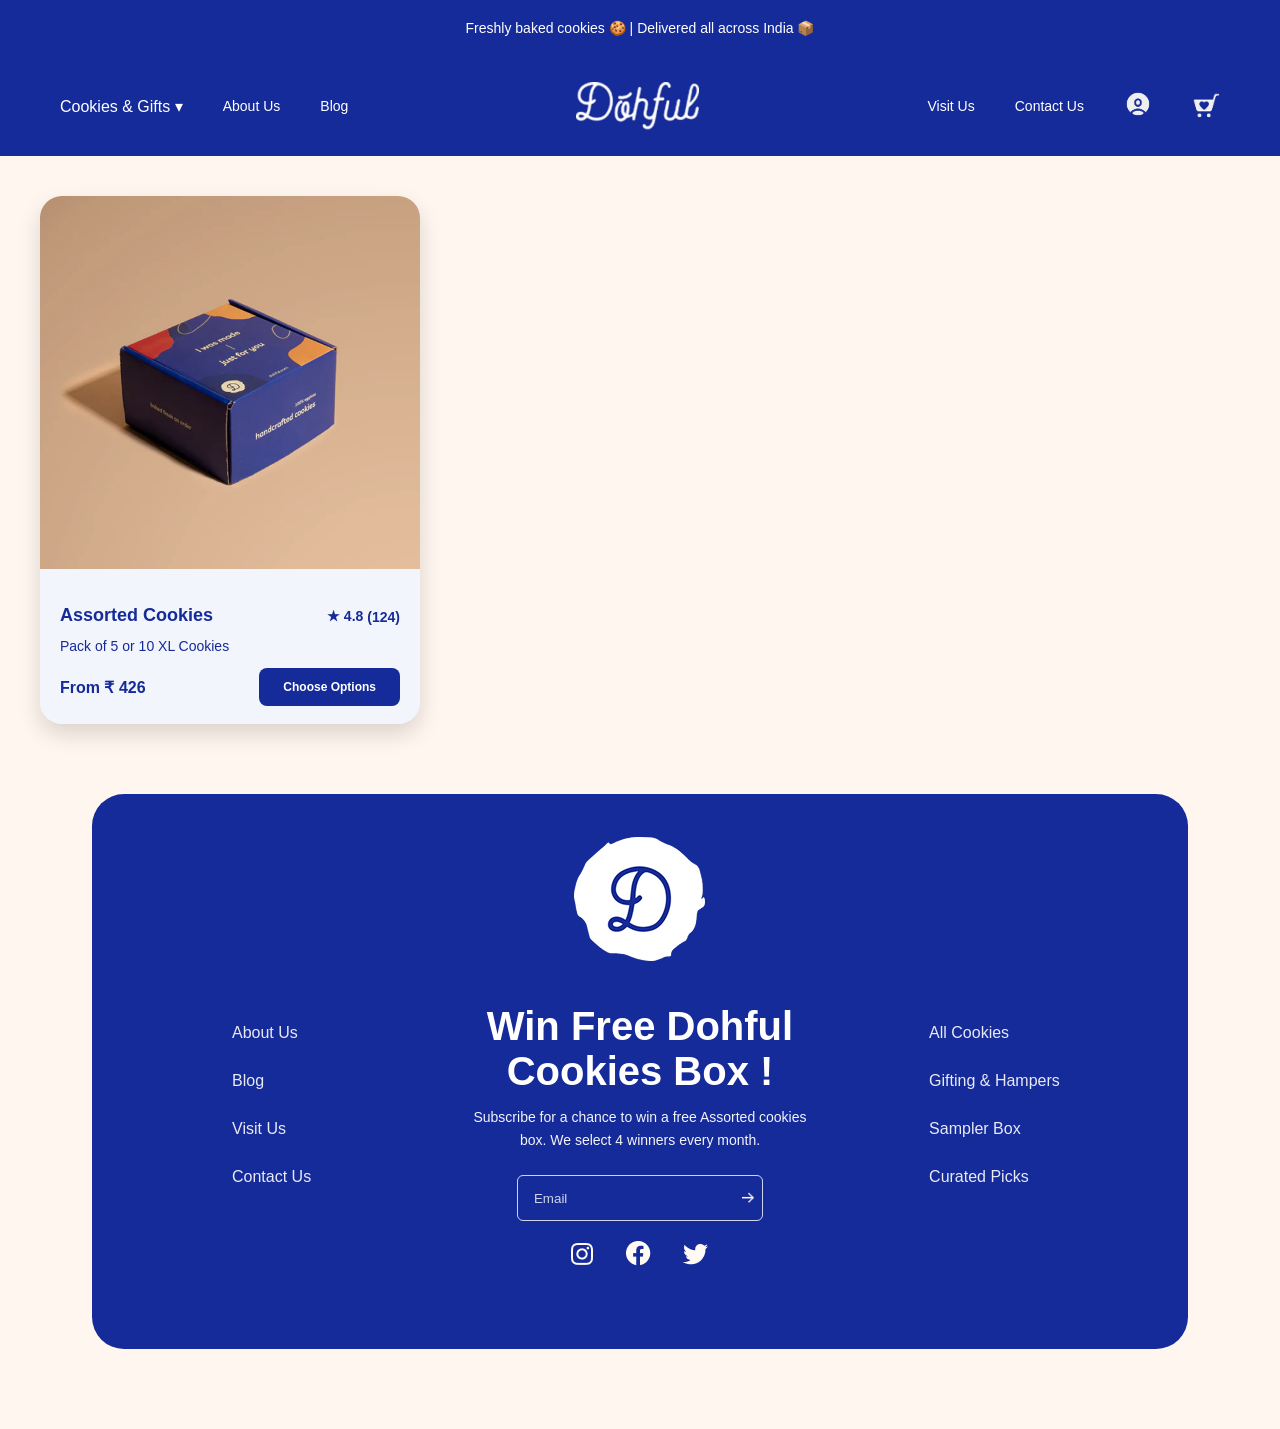
<file: assorted-picks.html>
<!DOCTYPE html>
<html lang="en">

<head>
    <meta charset="UTF-8">
    <meta name="viewport" content="width=device-width, initial-scale=1.0">
    <title>Assorted Picks</title>
    <link rel="stylesheet" href="styles.css">
</head>

<body>
    <header class="site-header">
        <div class="announcement">
            Freshly baked cookies 🍪 | Delivered all across India 📦
        </div>

        <nav class="navbar">
            <ul class="nav-menu">
                <li class="dropdown">
                    <p class="mega-icon">Cookies & Gifts ▾</p>

                    <div class="mega-menu">
                        <div class="mega-inner">

                            <a href="everyday-cookies.html" class="mega-card">
                                <img src="./images/everyday-cookies.png" alt="Signature Cookie Assortment">
                                <h3>Everyday Cookies</h3>
                                <p>Everyday Cookies - your go-to cookies..</p>
                            </a>

                            <a href="gifts-and-hampers.html" class="mega-card">
                                <img src="./images/gifting.png" alt="Holiday Tin Gift Set">
                                <h3>Gift Boxes & Hampers</h3>
                                <p>Festive boxes and curated assortments for every occasion.</p>
                            </a>

                            <a href="sampler-pack.html" class="mega-card">
                                <img src="./images/sample-try.png" alt="Assorted Cookie Box">
                                <h3>Sampler Pack</h3>
                                <p>Ten cookies. One great first impression.</p>
                            </a>

                            <a href="assorted-picks.html" class="mega-card">
                                <img src="./images/assorted.png" alt="Holiday Gift Guide">
                                <h3>Assorted Picks</h3>
                                <p>A curated mix of our bestselling flavors, all in one box.</p>
                            </a>

                        </div>

                        <div class="mega-footer">
                            <a href="all-cookies.html" class="mega-explore-btn">
                                Explore all Cookies & Gifts!
                                <img src="./images/right-arrow-png.png" alt="" class="mega-arrow">
                            </a>
                        </div>
                    </div>

                </li>

                <li><a href="about.html">About Us</a></li>
                <li><a href="blog.html">Blog</a></li>

                <li class="logo">
                    <a href="index.html"><img src="./images/logo-dohful.png" alt="Dohful Logo"></a>
                </li>

                <li><a href="visit-us.html">Visit Us</a></li>
                <li><a href="contact-us.html">Contact Us</a></li>

                <li class="account-icon">
                    <a href="#"><img src="./images/Test Account.png" alt="Account Icon"></a>
                </li>

                <li class="cart-icon" onclick="openCart()">
                    <img src="./images/Favorite Cart.png" alt="Cart Icon">
                </li>
            </ul>
        </nav>
    </header>


     <article class="cookie-card2" onclick="openProduct('assorted-1')" style="margin: 40px;">
          <div class="cookie-img-wrap2">
            <img src="./images/assorted-img.png" alt="Curated Box" class="cookie-img2" />
          </div>
          <div class="cookie-content2">
            <div class="cookie-title-row2">
              <h3 class="cookie-title2">Assorted Cookies</h3>
              <div class="cookie-meta2">
                <span class="rating2">★ 4.8</span>
                <span class="rating-count2">(124)</span>
              </div>
            </div>
            <p class="cookie-pack2">Pack of 5 or 10 XL Cookies</p>
            <div class="cookie-bottom2">
              <span class="cookie-price2">From ₹ 426</span>
              <button class="primary-btn2">Choose Options</button>
            </div>
          </div>
        </article>
    <div class="page-wrapper">

        <footer class="footer-card">

            <!-- LEFT GRID -->
            <ul class="footer-links">
                <li><a href="about.html">About Us</a></li>
                <li><a href="blog.html">Blog</a></li>
                <li><a href="visit-us.html">Visit Us</a></li>
                <li><a href="contact-us.html">Contact Us</a></li>
            </ul>

            <!-- CENTER GRID -->
            <div class="footer-center">

                <div class="footer-logo">
                    <img src="./images/logo-2.png">
                </div>

                <h2 class="footer-heading">Win Free Dohful Cookies Box !</h2>
                <p class="footer-desc">
                    Subscribe for a chance to win a free Assorted cookies box.
                    We select 4 winners every month.
                </p>

                <form class="footer-form">
                    <div class="footer-input-wrapper">
                        <input type="email" placeholder="Email">
                        <button type="submit" class="footer-submit-btn">
                            <img src="./images/right-arrow-png.png" alt="Submit Arrow">
                        </button>
                    </div>
                </form>

                <div class="footer-socials">
                    <a href="https://www.instagram.com/dohfulcookies/?hl=en" class="insta"><img src="./images/insta.png"
                            alt="Instagram"></a>
                    <a href="https://www.facebook.com/dohful/"><img src="./images/fb.png" alt="Facebook"></a>
                    <a href="https://x.com/dohfulcookies?lang=en" class="twitter"><img src="./images/twitter.png"
                            alt="Twitter"></a>
                </div>

            </div>

            <!-- RIGHT GRID -->
            <ul class="footer-links">
                <li><a href="all-cookies.html">All Cookies</a></li>
                <li><a href="gifts-and-hampers.html">Gifting & Hampers</a></li>
                <li><a href="sampler-pack.html">Sampler Box</a></li>
                <li><a href="assorted-picks.html">Curated Picks</a></li>
            </ul>

        </footer>


    </div>





    <!-- CART DRAWER -->
    <div id="cartDrawer" class="cart-drawer">

        <div class="cart-drawer-header">
            <h2>Your Bag</h2>
            <button class="cart-close" onclick="closeCart()">✕</button>
        </div>

        <div class="cart-body" id="cartItems"></div>

        <div class="cart-bottom">
            <div class="cart-subtotal-line">
                <span>Sub-Total</span>
                <span id="cartSubtotal">Rs.0</span>
            </div>

            <button class="cart-checkout-btn">Check Out</button>

            <p class="cart-note">Tax included. Shipping calculated at checkout.</p>
        </div>

    </div>

    <script src="script.js"></script>
</body>

</html>
</file>
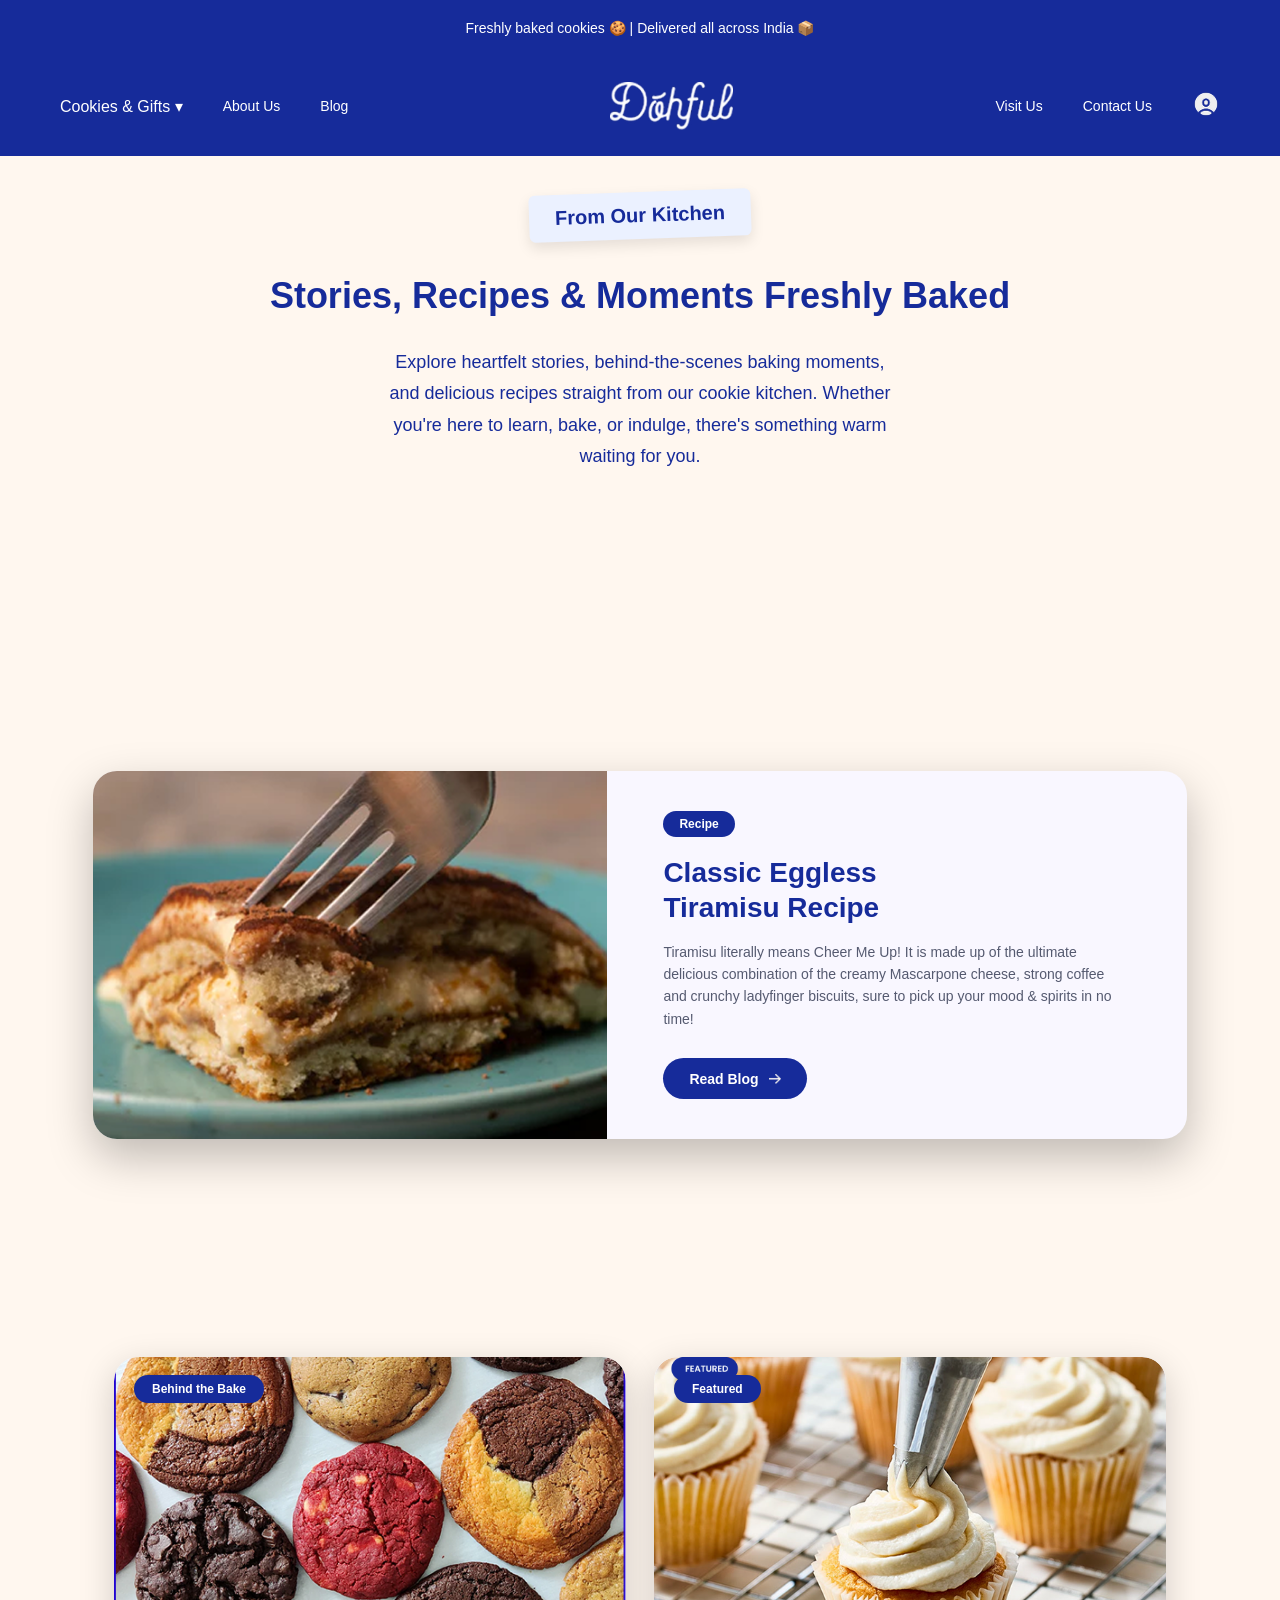
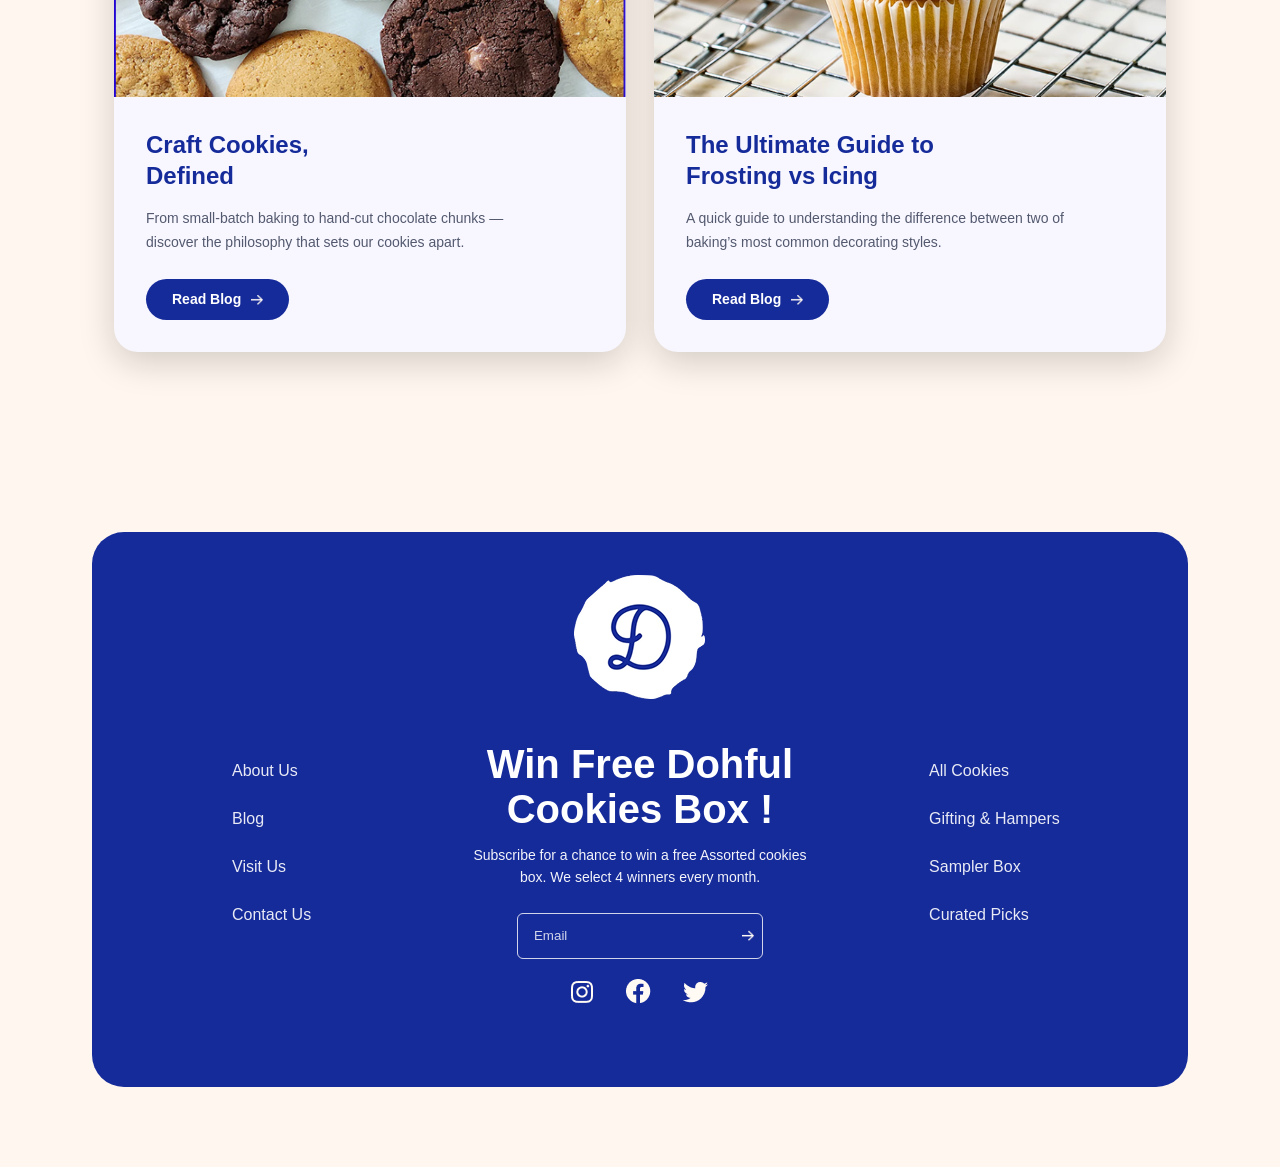
<file: blog.html>
<!DOCTYPE html>
<html lang="en">

<head>
  <meta charset="UTF-8">
  <meta name="viewport" content="width=device-width, initial-scale=1.0">
  <title>Blog</title>
  <link rel="stylesheet" href="styles.css">
</head>

<body>
  <header class="site-header">
    <div class="announcement">
      Freshly baked cookies 🍪 | Delivered all across India 📦
    </div>

    <nav class="navbar">
      <ul class="nav-menu">
        <li class="dropdown">
          <p class="mega-icon">Cookies & Gifts ▾</p>

          <div class="mega-menu">
            <div class="mega-inner">

              <a href="everyday-cookies.html" class="mega-card">
                <img src="./images/everyday-cookies.png" alt="Signature Cookie Assortment">
                <h3>Everyday Cookies</h3>
                <p>Everyday Cookies - your go-to cookies..</p>
              </a>

              <a href="gifts-and-hampers.html" class="mega-card">
                <img src="./images/gifting.png" alt="Holiday Tin Gift Set">
                <h3>Gift Boxes & Hampers</h3>
                <p>Festive boxes and curated assortments for every occasion.</p>
              </a>

              <a href="sampler-pack.html" class="mega-card">
                <img src="./images/sample-try.png" alt="Assorted Cookie Box">
                <h3>Sampler Pack</h3>
                <p>Ten cookies. One great first impression.</p>
              </a>

              <a href="assorted-picks.html" class="mega-card">
                <img src="./images/assorted.png" alt="Holiday Gift Guide">
                <h3>Assorted Picks</h3>
                <p>A curated mix of our bestselling flavors, all in one box.</p>
              </a>

            </div>

            <div class="mega-footer">
              <a href="all-cookies.html" class="mega-explore-btn">
                Explore all Cookies & Gifts!
                <img src="./images/right-arrow-png.png" alt="" class="mega-arrow">
              </a>
            </div>
          </div>

        </li>

        <li><a href="about.html">About Us</a></li>
        <li><a href="blog.html">Blog</a></li>

        <li class="logo">
          <a href="index.html"><img src="./images/logo-dohful.png" alt="Dohful Logo"></a>
        </li>

        <li><a href="visit-us.html">Visit Us</a></li>
        <li><a href="contact-us.html">Contact Us</a></li>

        <li class="account-icon">
          <a href="#"><img src="./images/Test Account.png" alt="Account Icon"></a>
        </li>

      </ul>
    </nav>
  </header>



  <div class="tilted-blog">
    From Our Kitchen
  </div>


  <h2 class="say-hi-blog">Stories, Recipes & Moments Freshly Baked</h2>


  <p class="blog-para">
    Explore heartfelt stories, behind-the-scenes baking moments, and delicious recipes straight from our cookie kitchen.
    Whether you're here to learn, bake, or indulge, there's something warm waiting for you.
  </p>



  <div class="page-wrapper45">
    <div class="recipe-card45">

      <div class="recipe-image45">
        <!-- Replace tiramisu.jpg with your image -->
        <img src="./images/tiramisu.png" alt="Classic Eggless Tiramisu">
      </div>

      <div class="recipe-content45">

        <span class="recipe-tag45">Recipe</span>

        <h2 class="recipe-title45">
          Classic Eggless <br>
          Tiramisu Recipe
        </h2>

        <p class="recipe-text45">
          Tiramisu literally means Cheer Me Up! It is made up of the ultimate delicious combination
          of the creamy Mascarpone cheese, strong coffee and crunchy ladyfinger biscuits, sure to
          pick up your mood &amp; spirits in no time!
        </p>

        <a href="tiramisu.html" class="blog-btn48">
          <span>Read Blog</span>
          <span class="blog-icon48">
            <img src="./images/right-arrow-png.png" alt="">
          </span>
        </a>



      </div>
    </div>
  </div>







  <div class="blog-row48">

    <!-- CARD 1 -->
    <article class="blog-card48">
      <div class="blog-media48">
        <img src="./images/craft-cookies.png" alt="Craft Cookies Defined">
        <span class="blog-tag48">Behind the Bake</span>
      </div>

      <div class="blog-body48">
        <h2 class="blog-title48">Craft Cookies,<br>Defined</h2>

        <p class="blog-text48">
          From small-batch baking to hand-cut chocolate chunks — discover the philosophy
          that sets our cookies apart.
        </p>

        <a href="craft.html" class="blog-btn48">
          <span>Read Blog</span>
          <span class="blog-icon48">
            <img src="./images/right-arrow-png.png" alt="">
          </span>
        </a>


      </div>
    </article>

    <!-- CARD 2 -->
    <article class="blog-card48">
      <div class="blog-media48">
        <img src="./images/cupcake.png" alt="Frosting vs Icing">
        <span class="blog-tag48 blog-featured48">Featured</span>
      </div>

      <div class="blog-body48">
        <h2 class="blog-title48">The Ultimate Guide to<br>Frosting vs Icing</h2>

        <p class="blog-text48">
          A quick guide to understanding the difference between two of baking’s most
          common decorating styles.
        </p>

        <a href="frosting.html" class="blog-btn48">
          <span>Read Blog</span>
          <span class="blog-icon48">
            <img src="./images/right-arrow-png.png" alt="">
          </span>
        </a>
      </div>
    </article>

  </div>

  <div class="page-wrapper">

    <footer class="footer-card">

            <!-- LEFT GRID -->
            <ul class="footer-links">
                <li><a href="about.html">About Us</a></li>
                <li><a href="blog.html">Blog</a></li>
                <li><a href="visit-us.html">Visit Us</a></li>
                <li><a href="contact-us.html">Contact Us</a></li>
            </ul>

            <!-- CENTER GRID -->
            <div class="footer-center">

                <div class="footer-logo">
                    <img src="./images/logo-2.png">
                </div>

                <h2 class="footer-heading">Win Free Dohful Cookies Box !</h2>
                <p class="footer-desc">
                    Subscribe for a chance to win a free Assorted cookies box.
                    We select 4 winners every month.
                </p>

                <form class="footer-form">
                    <div class="footer-input-wrapper">
                        <input type="email" placeholder="Email">
                        <button type="submit" class="footer-submit-btn">
                            <img src="./images/right-arrow-png.png" alt="Submit Arrow">
                        </button>
                    </div>
                </form>

                <div class="footer-socials">
                    <a href="https://www.instagram.com/dohfulcookies/?hl=en" class="insta"><img src="./images/insta.png" alt="Instagram"></a>
                    <a href="https://www.facebook.com/dohful/"><img src="./images/fb.png" alt="Facebook"></a>
                    <a href="https://x.com/dohfulcookies?lang=en" class="twitter"><img src="./images/twitter.png" alt="Twitter"></a>
                </div>

            </div>

            <!-- RIGHT GRID -->
            <ul class="footer-links">
                <li><a href="all-cookies.html">All Cookies</a></li>
                <li><a href="gifts-and-hampers.html">Gifting & Hampers</a></li>
                <li><a href="sampler-pack.html">Sampler Box</a></li>
                <li><a href="assorted-picks.html">Curated Picks</a></li>
            </ul>

        </footer>


  </div>

  <!-- CART DRAWER -->
  <div id="cartDrawer" class="cart-drawer">
    <div class="cart-header">
      <h2>Your Bag</h2>
      <button class="close-cart" onclick="closeCart()">✕</button>
    </div>

    <div id="cartItems" class="cart-items"></div>

    <div class="cart-footer">
      <div class="subtotal-row">
        <span>Sub-Total</span>
        <span id="cartSubtotal">Rs.0</span>
      </div>

      <button class="checkout-btn">Check Out</button>

      <p class="cart-note">Tax included. Shipping calculated at checkout.</p>
    </div>
  </div>



</body>

</html>
</file>
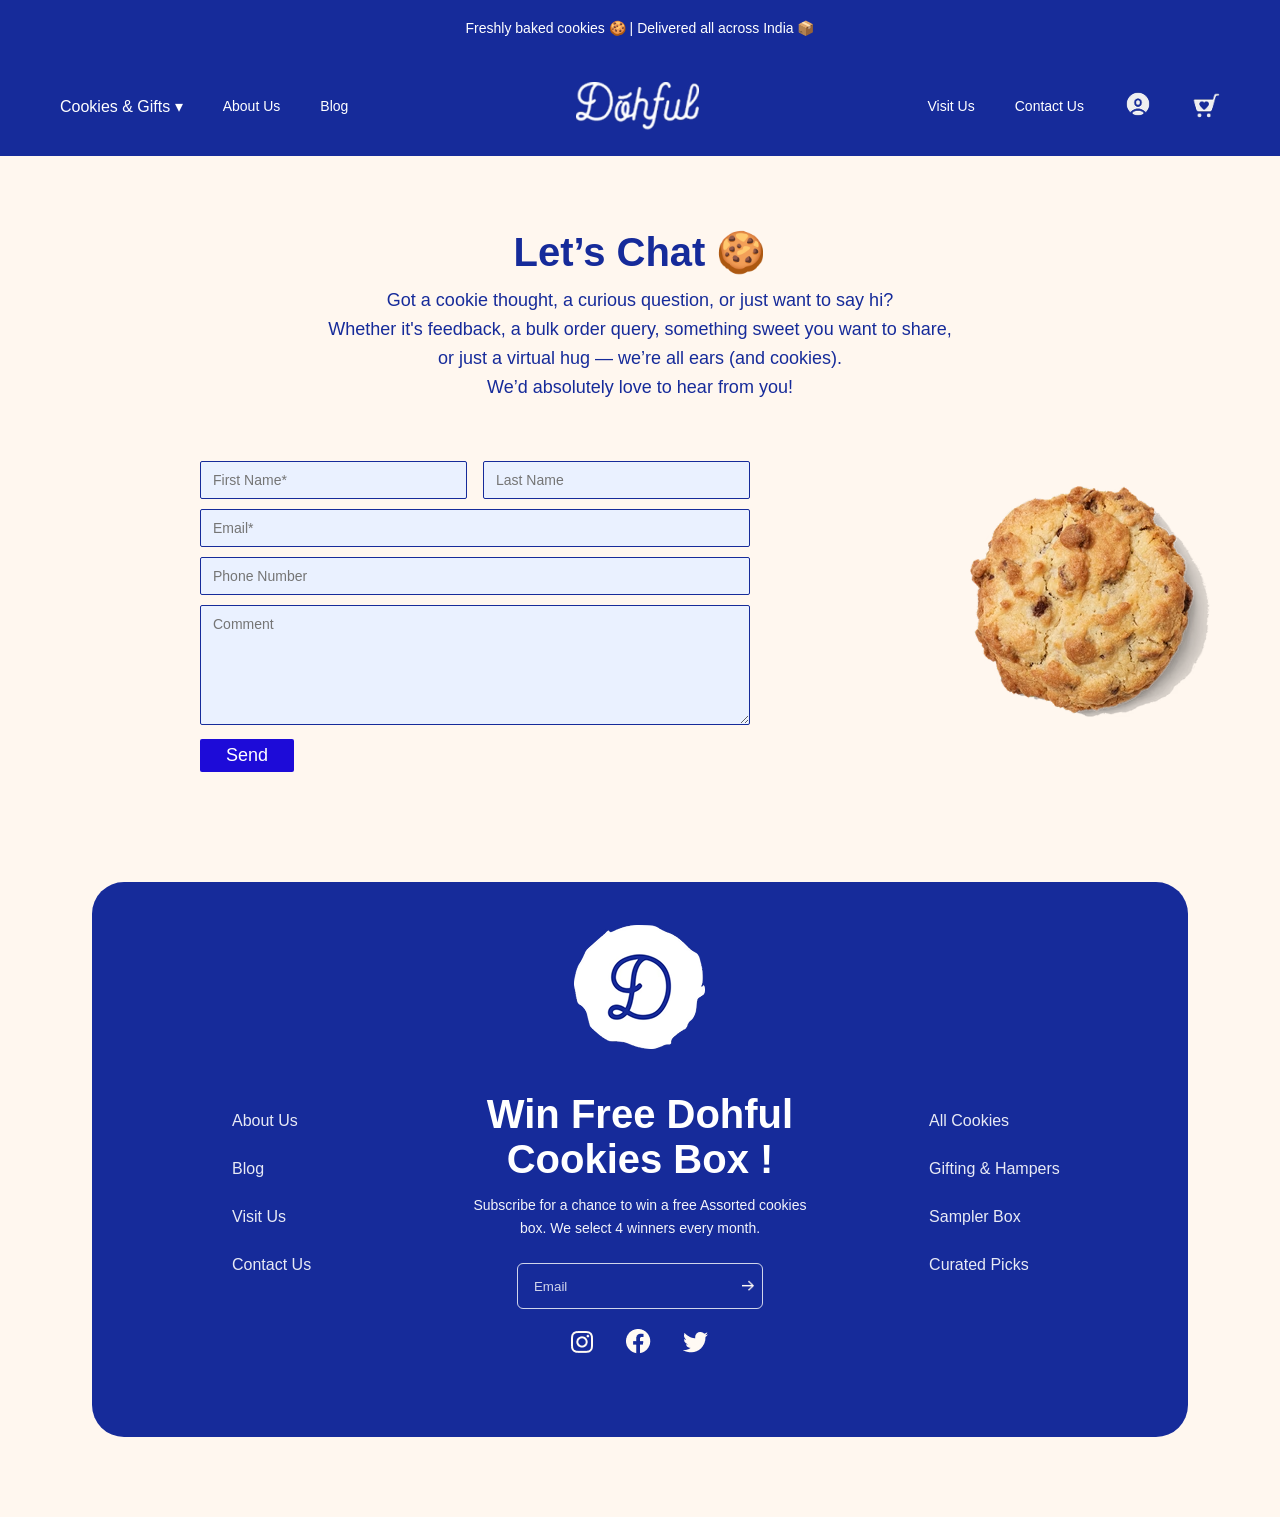
<file: contact-us.html>
<!DOCTYPE html>
<html lang="en">

<head>
  <meta charset="UTF-8">
  <meta name="viewport" content="width=device-width, initial-scale=1.0">
  <title>Contact Us</title>
  <link rel="stylesheet" href="styles.css">
</head>

<body>
  <header class="site-header">
    <div class="announcement">
      Freshly baked cookies 🍪 | Delivered all across India 📦
    </div>

    <nav class="navbar">
      <ul class="nav-menu">
        <li class="dropdown">
           <p class="mega-icon">Cookies & Gifts ▾</p>

          <div class="mega-menu">
            <div class="mega-inner">

              <a href="everyday-cookies.html" class="mega-card">
                <img src="./images/everyday-cookies.png" alt="Signature Cookie Assortment">
                <h3>Everyday Cookies</h3>
                <p>Everyday Cookies - your go-to cookies..</p>
              </a>

              <a href="gifts-and-hampers.html" class="mega-card">
                <img src="./images/gifting.png" alt="Holiday Tin Gift Set">
                <h3>Gift Boxes & Hampers</h3>
                <p>Festive boxes and curated assortments for every occasion.</p>
              </a>

              <a href="sampler-pack.html" class="mega-card">
                <img src="./images/sample-try.png" alt="Assorted Cookie Box">
                <h3>Sampler Pack</h3>
                <p>Ten cookies. One great first impression.</p>
              </a>

              <a href="assorted-picks.html" class="mega-card">
                <img src="./images/assorted.png" alt="Holiday Gift Guide">
                <h3>Assorted Picks</h3>
                <p>A curated mix of our bestselling flavors, all in one box.</p>
              </a>

            </div>

            <div class="mega-footer">
              <a href="all-cookies.html" class="mega-explore-btn">
                Explore all Cookies & Gifts!
                <img src="./images/right-arrow-png.png" alt="" class="mega-arrow">
              </a>
            </div>
          </div>

        </li>

        <li><a href="about.html">About Us</a></li>
        <li><a href="blog.html">Blog</a></li>

        <li class="logo">
          <a href="index.html"><img src="./images/logo-dohful.png" alt="Dohful Logo"></a>
        </li>

        <li><a href="visit-us.html">Visit Us</a></li>
        <li><a href="contact-us.html">Contact Us</a></li>

        <li class="account-icon">
          <a href="#"><img src="./images/Test Account.png" alt="Account Icon"></a>
        </li>

        <li class="cart-icon" onclick="openCart()">
          <img src="./images/Favorite Cart.png" alt="Cart Icon">
        </li>
      </ul>
    </nav>
  </header>

  <div class="contact-intro">
    <h2 class="contact-title">Let’s Chat 🍪</h2>
    <p class="contact-text">
      Got a cookie thought, a curious question, or just want to say hi?<br>
      Whether it's feedback, a bulk order query, something sweet you want to
      share, or just a virtual hug — we’re all ears (and cookies).<br>
      We’d absolutely love to hear from you!
    </p>
  </div>



  <div class="contact-form-section">
    <div class="contact-form-wrapper">
      <form class="contact-form">
        <div class="form-row">
          <input type="text" placeholder="First Name*" class="input-half">
          <input type="text" placeholder="Last Name" class="input-half">
        </div>

        <input type="email" placeholder="Email*" class="input-full">
        <input type="text" placeholder="Phone Number" class="input-full">

        <textarea placeholder="Comment" class="textarea-full"></textarea>

        <button type="submit" class="contact-submit">Send</button>
      </form>
    </div>

    <div class="contact-cookie">
      <img src="./images/new-york-cookie.png" alt="Cookie" />
    </div>
  </div>


  <div class="page-wrapper">

   <footer class="footer-card">

            <!-- LEFT GRID -->
            <ul class="footer-links">
                <li><a href="about.html">About Us</a></li>
                <li><a href="blog.html">Blog</a></li>
                <li><a href="visit-us.html">Visit Us</a></li>
                <li><a href="contact-us.html">Contact Us</a></li>
            </ul>

            <!-- CENTER GRID -->
            <div class="footer-center">

                <div class="footer-logo">
                    <img src="./images/logo-2.png">
                </div>

                <h2 class="footer-heading">Win Free Dohful Cookies Box !</h2>
                <p class="footer-desc">
                    Subscribe for a chance to win a free Assorted cookies box.
                    We select 4 winners every month.
                </p>

                <form class="footer-form">
                    <div class="footer-input-wrapper">
                        <input type="email" placeholder="Email">
                        <button type="submit" class="footer-submit-btn">
                            <img src="./images/right-arrow-png.png" alt="Submit Arrow">
                        </button>
                    </div>
                </form>

                <div class="footer-socials">
                    <a href="https://www.instagram.com/dohfulcookies/?hl=en" class="insta"><img src="./images/insta.png" alt="Instagram"></a>
                    <a href="https://www.facebook.com/dohful/"><img src="./images/fb.png" alt="Facebook"></a>
                    <a href="https://x.com/dohfulcookies?lang=en" class="twitter"><img src="./images/twitter.png" alt="Twitter"></a>
                </div>

            </div>

            <!-- RIGHT GRID -->
            <ul class="footer-links">
                <li><a href="all-cookies.html">All Cookies</a></li>
                <li><a href="gifts-and-hampers.html">Gifting & Hampers</a></li>
                <li><a href="sampler-pack.html">Sampler Box</a></li>
                <li><a href="assorted-picks.html">Curated Picks</a></li>
            </ul>

        </footer>


  </div>



  <!-- CART DRAWER -->
  <div id="cartDrawer" class="cart-drawer">

    <div class="cart-drawer-header">
      <h2>Your Bag</h2>
      <button class="cart-close" onclick="closeCart()">✕</button>
    </div>

    <div class="cart-body" id="cartItems"></div>

    <div class="cart-bottom">
      <div class="cart-subtotal-line">
        <span>Sub-Total</span>
        <span id="cartSubtotal">Rs.0</span>
      </div>

      <button class="cart-checkout-btn">Check Out</button>

      <p class="cart-note">Tax included. Shipping calculated at checkout.</p>
    </div>

  </div>



  <script>
    document.querySelector(".contact-form").addEventListener("submit", function (e) {
      e.preventDefault(); // Stops page reload so we can show the message

      // Replace form with thank you message
      document.querySelector(".contact-form-wrapper").innerHTML = `
        <div class="thank-you-box">
            <h2>Thank you for filling out the form! 🍪</h2>
            <p>Our support representative will reach back to you within 24 hours.<br>
            Your patience means a lot to us. 💛</p>
        </div>
    `;
    });
  </script>


</body>

</html>
</file>
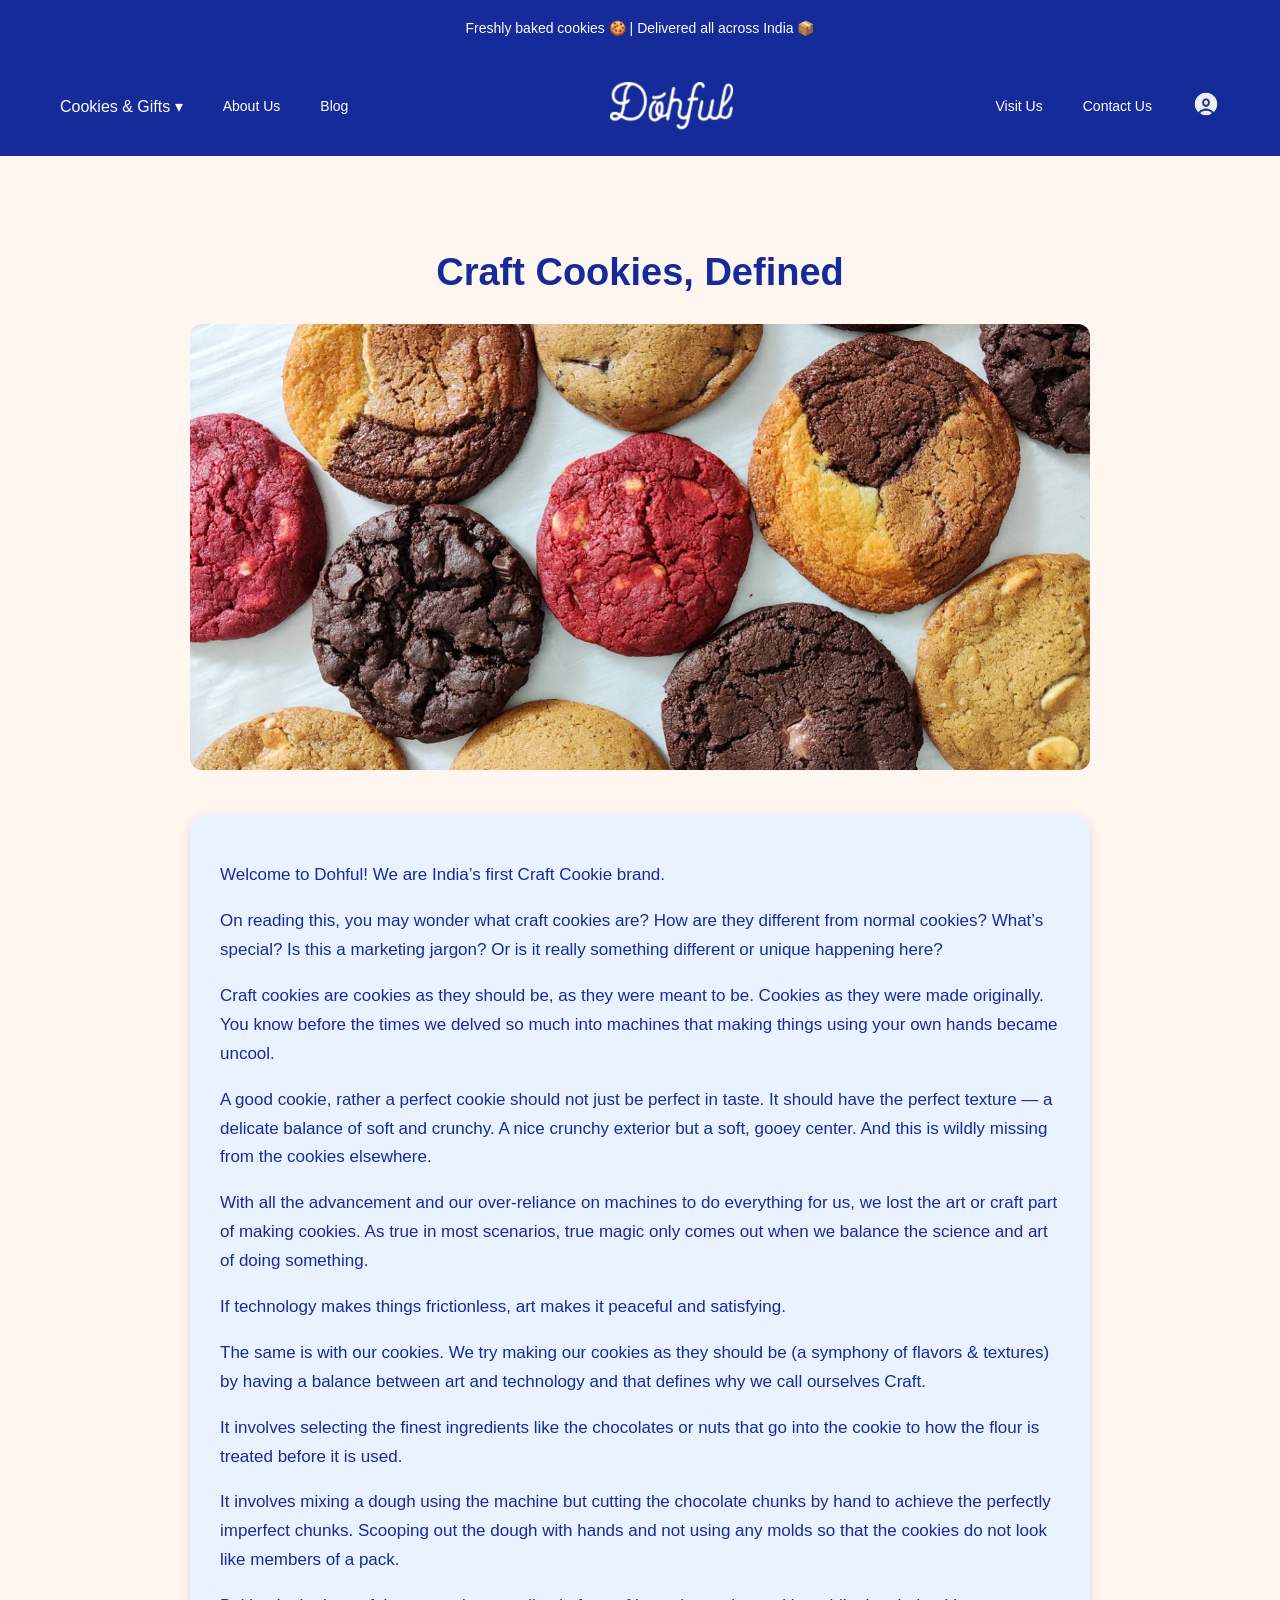
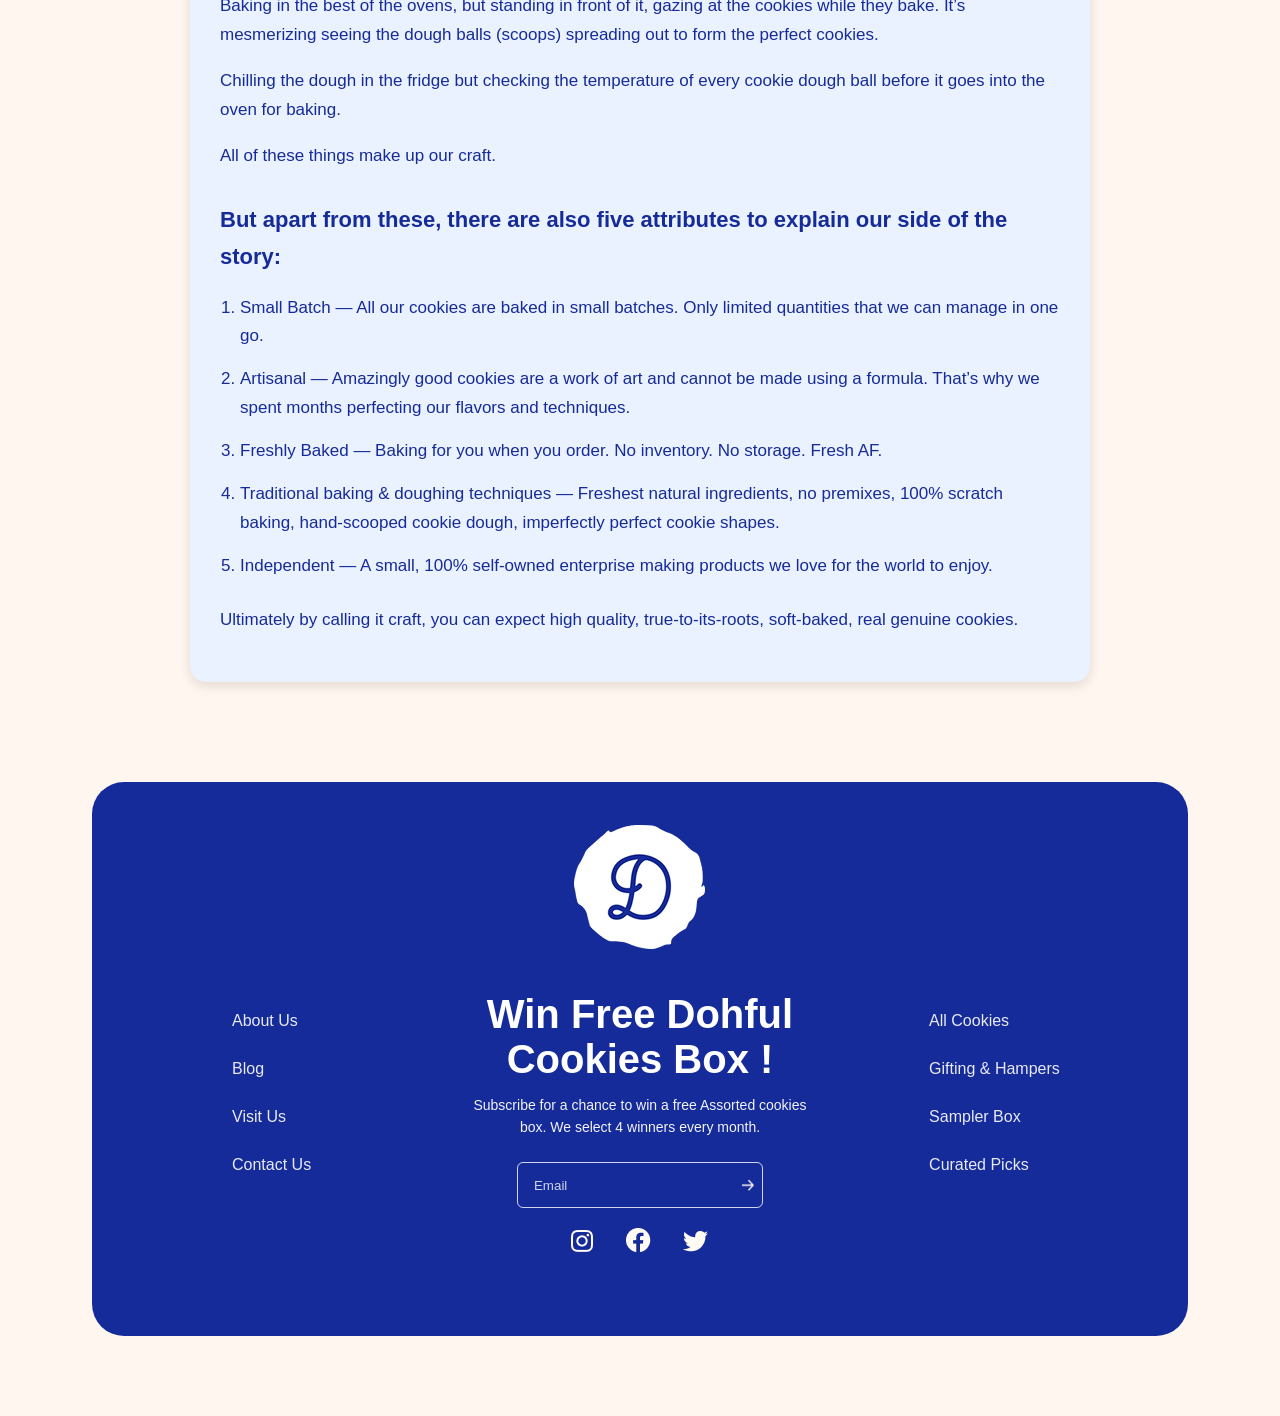
<file: craft.html>
<!DOCTYPE html>
<html lang="en">

<head>
    <meta charset="UTF-8">
    <meta name="viewport" content="width=device-width, initial-scale=1.0">
    <title>Craft Cookies, Defined</title>
    <link rel="stylesheet" href="craft.css">
    <link rel="stylesheet" href="styles.css">
</head>

<body>


    <header class="site-header">
        <div class="announcement">
            Freshly baked cookies 🍪 | Delivered all across India 📦
        </div>

        <nav class="navbar">
            <ul class="nav-menu">
                <li class="dropdown">
                     <p class="mega-icon">Cookies & Gifts ▾</p>

                    <div class="mega-menu">
                        <div class="mega-inner">

                            <a href="everyday-cookies.html" class="mega-card">
                                <img src="./images/everyday-cookies.png" alt="Signature Cookie Assortment">
                                <h3>Everyday Cookies</h3>
                                <p>Everyday Cookies - your go-to cookies..</p>
                            </a>

                            <a href="gifts-and-hampers.html" class="mega-card">
                                <img src="./images/gifting.png" alt="Holiday Tin Gift Set">
                                <h3>Gift Boxes & Hampers</h3>
                                <p>Festive boxes and curated assortments for every occasion.</p>
                            </a>

                            <a href="sampler-pack.html" class="mega-card">
                                <img src="./images/sample-try.png" alt="Assorted Cookie Box">
                                <h3>Sampler Pack</h3>
                                <p>Ten cookies. One great first impression.</p>
                            </a>

                            <a href="assorted-picks.html" class="mega-card">
                                <img src="./images/assorted.png" alt="Holiday Gift Guide">
                                <h3>Assorted Picks</h3>
                                <p>A curated mix of our bestselling flavors, all in one box.</p>
                            </a>

                        </div>

                        <div class="mega-footer">
                            <a href="all-cookies.html" class="mega-explore-btn">
                                Explore all Cookies & Gifts!
                                <img src="./images/right-arrow-png.png" alt="" class="mega-arrow">
                            </a>
                        </div>
                    </div>

                </li>

                <li><a href="about.html">About Us</a></li>
                <li><a href="blog.html">Blog</a></li>

                <li class="logo">
                    <a href="index.html"><img src="./images/logo-dohful.png" alt="Dohful Logo"></a>
                </li>

                <li><a href="visit-us.html">Visit Us</a></li>
                <li><a href="contact-us.html">Contact Us</a></li>

                <li class="account-icon">
                    <a href="#"><img src="./images/Test Account.png" alt="Account Icon"></a>
                </li>
            </ul>
        </nav>
    </header>

    <div class="blog-container">

        <h1 class="blog-title">Craft Cookies, Defined</h1>

        <div class="blog-image-box">
            <img src="./images/craft.png" alt="Craft Cookies" class="blog-img">
        </div>

        <div class="blog-card">

            <p>Welcome to Dohful! We are India’s first Craft Cookie brand.</p>

            <p>
                On reading this, you may wonder what craft cookies are? How are they different from normal cookies?
                What’s special? Is this a marketing jargon? Or is it really something different or unique happening
                here?
            </p>

            <p>
                Craft cookies are cookies as they should be, as they were meant to be. Cookies as they were made
                originally.
                You know before the times we delved so much into machines that making things using your own hands became
                uncool.
            </p>

            <p>
                A good cookie, rather a perfect cookie should not just be perfect in taste. It should have the perfect
                texture
                — a delicate balance of soft and crunchy. A nice crunchy exterior but a soft, gooey center. And this is
                wildly
                missing from the cookies elsewhere.
            </p>

            <p>
                With all the advancement and our over-reliance on machines to do everything for us, we lost the art or
                craft part
                of making cookies. As true in most scenarios, true magic only comes out when we balance the science and
                art of
                doing something.
            </p>

            <p>If technology makes things frictionless, art makes it peaceful and satisfying.</p>

            <p>
                The same is with our cookies. We try making our cookies as they should be (a symphony of flavors &
                textures) by
                having a balance between art and technology and that defines why we call ourselves Craft.
            </p>

            <p>
                It involves selecting the finest ingredients like the chocolates or nuts that go into the cookie to how
                the
                flour is treated before it is used.
            </p>

            <p>
                It involves mixing a dough using the machine but cutting the chocolate chunks by hand to achieve the
                perfectly
                imperfect chunks. Scooping out the dough with hands and not using any molds so that the cookies do not
                look
                like members of a pack.
            </p>

            <p>
                Baking in the best of the ovens, but standing in front of it, gazing at the cookies while they bake.
                It’s
                mesmerizing seeing the dough balls (scoops) spreading out to form the perfect cookies.
            </p>

            <p>
                Chilling the dough in the fridge but checking the temperature of every cookie dough ball before it goes
                into
                the oven for baking.
            </p>

            <p>All of these things make up our craft.</p>

            <h2 class="subheading">But apart from these, there are also five attributes to explain our side of the
                story:</h2>

            <ol class="craft-list">

                <li>
                    Small Batch — All our cookies are baked in small batches. Only limited quantities that we can
                    manage in one go.
                </li>

                <li>
                    Artisanal — Amazingly good cookies are a work of art and cannot be made using a formula.
                    That’s why we spent months perfecting our flavors and techniques.
                </li>

                <li>
                    Freshly Baked — Baking for you when you order. No inventory. No storage. Fresh AF.
                </li>

                <li>
                    Traditional baking & doughing techniques — Freshest natural ingredients, no premixes,
                    100% scratch baking, hand-scooped cookie dough, imperfectly perfect cookie shapes.
                </li>

                <li>
                    Independent — A small, 100% self-owned enterprise making products we love for the world to
                    enjoy.
                </li>

            </ol>


            <p>
                Ultimately by calling it craft, you can expect high quality, true-to-its-roots, soft-baked, real genuine
                cookies.
            </p>

        </div>

    </div>

    <div class="page-wrapper">

         <footer class="footer-card">

            <!-- LEFT GRID -->
            <ul class="footer-links">
                <li><a href="about.html">About Us</a></li>
                <li><a href="blog.html">Blog</a></li>
                <li><a href="visit-us.html">Visit Us</a></li>
                <li><a href="contact-us.html">Contact Us</a></li>
            </ul>

            <!-- CENTER GRID -->
            <div class="footer-center">

                <div class="footer-logo">
                    <img src="./images/logo-2.png">
                </div>

                <h2 class="footer-heading">Win Free Dohful Cookies Box !</h2>
                <p class="footer-desc">
                    Subscribe for a chance to win a free Assorted cookies box.
                    We select 4 winners every month.
                </p>

                <form class="footer-form">
                    <div class="footer-input-wrapper">
                        <input type="email" placeholder="Email">
                        <button type="submit" class="footer-submit-btn">
                            <img src="./images/right-arrow-png.png" alt="Submit Arrow">
                        </button>
                    </div>
                </form>

                <div class="footer-socials">
                    <a href="https://www.instagram.com/dohfulcookies/?hl=en" class="insta"><img src="./images/insta.png" alt="Instagram"></a>
                    <a href="https://www.facebook.com/dohful/"><img src="./images/fb.png" alt="Facebook"></a>
                    <a href="https://x.com/dohfulcookies?lang=en" class="twitter"><img src="./images/twitter.png" alt="Twitter"></a>
                </div>

            </div>

            <!-- RIGHT GRID -->
            <ul class="footer-links">
                <li><a href="all-cookies.html">All Cookies</a></li>
                <li><a href="gifts-and-hampers.html">Gifting & Hampers</a></li>
                <li><a href="sampler-pack.html">Sampler Box</a></li>
                <li><a href="assorted-picks.html">Curated Picks</a></li>
            </ul>

        </footer>


    </div>


</body>

</html>
</file>
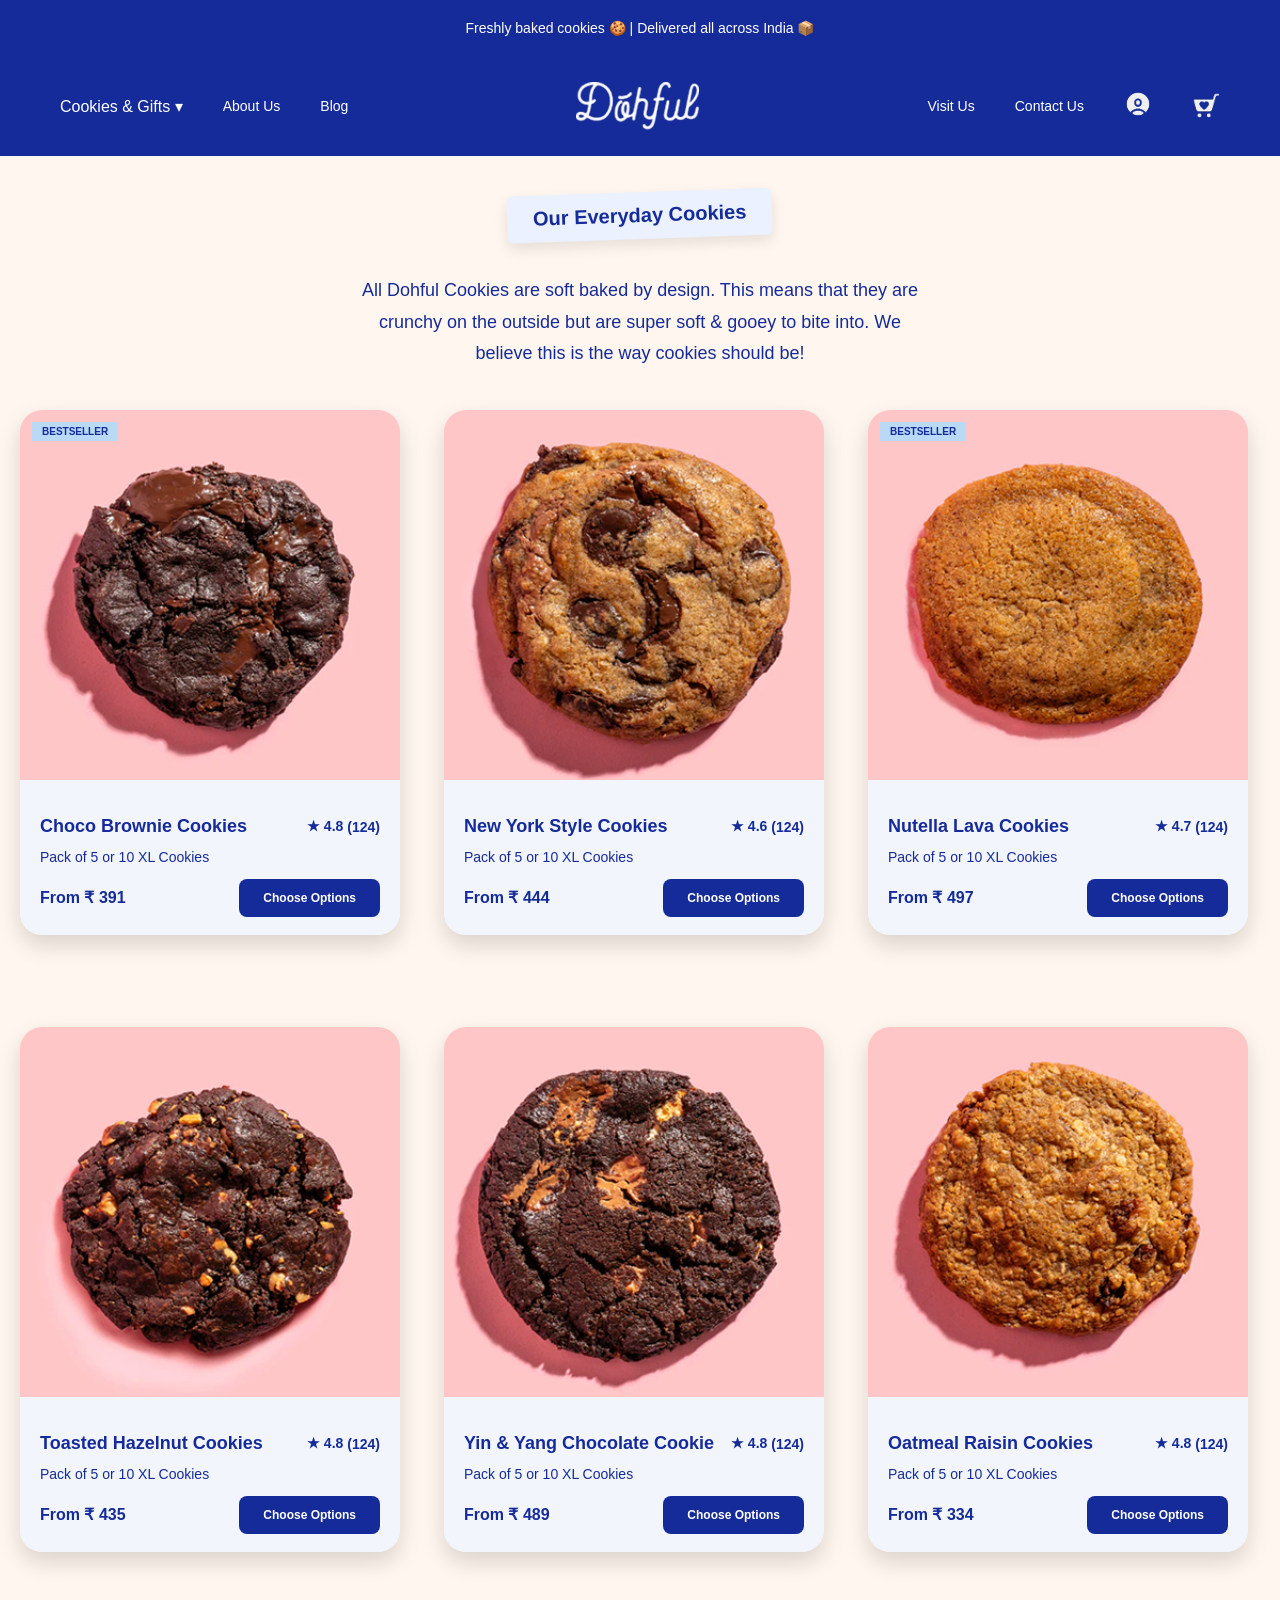
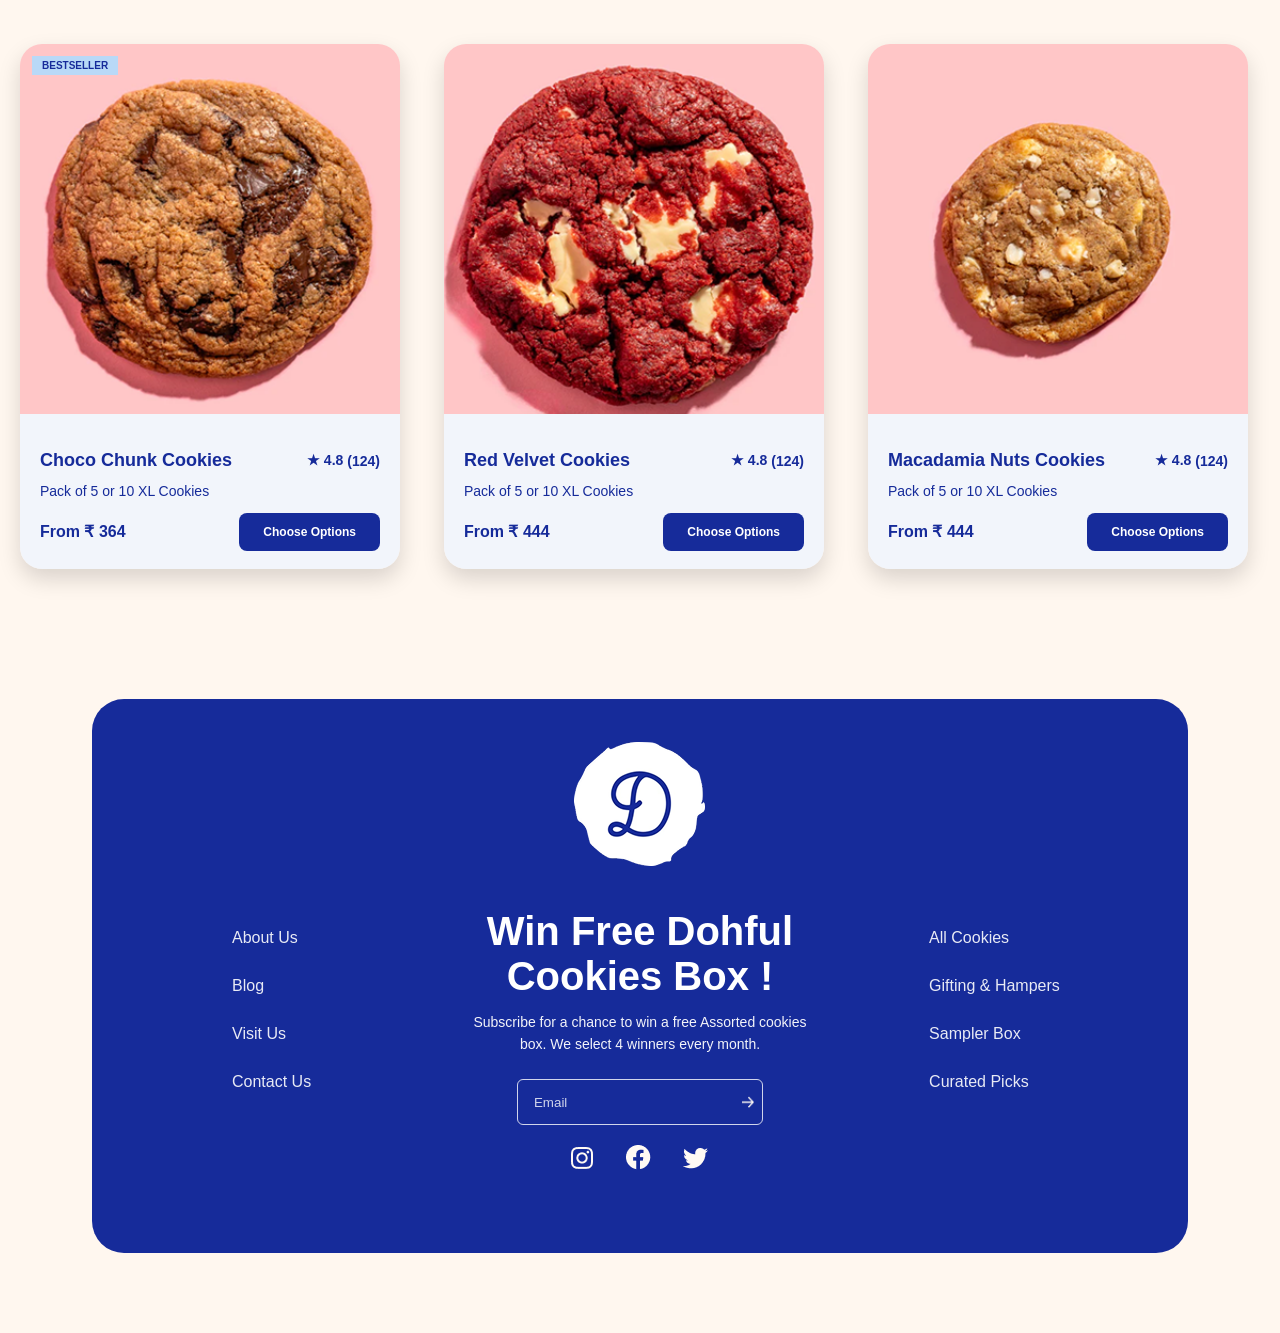
<file: everyday-cookies.html>
<!DOCTYPE html>
<html lang="en">

<head>
    <meta charset="UTF-8">
    <meta name="viewport" content="width=device-width, initial-scale=1.0">
    <title>Everyday Cookies</title>
    <link rel="stylesheet" href="styles.css">
</head>

<body>
    <header class="site-header">
        <div class="announcement">
            Freshly baked cookies 🍪 | Delivered all across India 📦
        </div>

        <nav class="navbar">
            <ul class="nav-menu">
                <li class="dropdown">
                    <p class="mega-icon">Cookies & Gifts ▾</p>

                    <div class="mega-menu">
                        <div class="mega-inner">

                            <a href="everyday-cookies.html" class="mega-card">
                                <img src="./images/everyday-cookies.png" alt="Signature Cookie Assortment">
                                <h3>Everyday Cookies</h3>
                                <p>Everyday Cookies - your go-to cookies..</p>
                            </a>

                            <a href="gifts-and-hampers.html" class="mega-card">
                                <img src="./images/gifting.png" alt="Holiday Tin Gift Set">
                                <h3>Gift Boxes & Hampers</h3>
                                <p>Festive boxes and curated assortments for every occasion.</p>
                            </a>

                            <a href="sampler-pack.html" class="mega-card">
                                <img src="./images/sample-try.png" alt="Assorted Cookie Box">
                                <h3>Sampler Pack</h3>
                                <p>Ten cookies. One great first impression.</p>
                            </a>

                            <a href="assorted-picks.html" class="mega-card">
                                <img src="./images/assorted.png" alt="Holiday Gift Guide">
                                <h3>Assorted Picks</h3>
                                <p>A curated mix of our bestselling flavors, all in one box.</p>
                            </a>

                        </div>

                        <div class="mega-footer">
                            <a href="all-cookies.html" class="mega-explore-btn">
                                Explore all Cookies & Gifts!
                                <img src="./images/right-arrow-png.png" alt="" class="mega-arrow">
                            </a>
                        </div>
                    </div>

                </li>

                <li><a href="about.html">About Us</a></li>
                <li><a href="blog.html">Blog</a></li>

                <li class="logo">
                    <a href="index.html"><img src="./images/logo-dohful.png" alt="Dohful Logo"></a>
                </li>

                <li><a href="visit-us.html">Visit Us</a></li>
                <li><a href="contact-us.html">Contact Us</a></li>

                <li class="account-icon">
                    <a href="#"><img src="./images/Test Account.png" alt="Account Icon"></a>
                </li>

                <li class="cart-icon" onclick="openCart()">
                    <img src="./images/Favorite Cart.png" alt="Cart Icon">
                </li>
            </ul>
        </nav>
    </header>



    <div class="tilted-everyday">
        Our Everyday Cookies
    </div>

    <p class="everyday-para">
        All Dohful Cookies are soft baked by design. This means that they are crunchy on the outside but are super soft
        & gooey to bite into. We believe this is the way cookies should be!
    </p>


    <div class="page-wrapper2">
        <section class="cards-grid2">

            <!-- CARD 1 -->
            <article class="cookie-card2" onclick="openProduct('choco-brownie')">
                <div class="cookie-img-wrap2">
                    <img src="./images/cookie2-1.png" alt="Choco Brownie Cookies" class="cookie-img2" />
                    <span class="badge2">BESTSELLER</span>
                </div>

                <div class="cookie-content2">
                    <div class="cookie-title-row2">
                        <h3 class="cookie-title2">Choco Brownie Cookies</h3>
                        <div class="cookie-meta2">
                            <span class="rating2">★ 4.8</span>
                            <span class="rating-count2">(124)</span>
                        </div>
                    </div>
                    <p class="cookie-pack2">Pack of 5 or 10 XL Cookies</p>

                    <div class="cookie-bottom2">
                        <span class="cookie-price2">From ₹ 391</span>
                        <button class="primary-btn2">Choose Options</button>
                    </div>
                </div>
            </article>

            <!-- CARD 2 -->
            <article class="cookie-card2" onclick="openProduct('new-york-style')">
                <div class="cookie-img-wrap2">
                    <img src="./images/cookie2-2.png" alt="New York Style Cookies" class="cookie-img2" />
                </div>

                <div class="cookie-content2">
                    <div class="cookie-title-row2">
                        <h3 class="cookie-title2">New York Style Cookies</h3>
                        <div class="cookie-meta2">
                            <span class="rating2">★ 4.6</span>
                            <span class="rating-count2">(124)</span>
                        </div>
                    </div>
                    <p class="cookie-pack2">Pack of 5 or 10 XL Cookies</p>

                    <div class="cookie-bottom2">
                        <span class="cookie-price2">From ₹ 444</span>
                        <button class="primary-btn2">Choose Options</button>
                    </div>
                </div>
            </article>

            <!-- CARD 3 -->
            <article class="cookie-card2" onclick="openProduct('nutella-lava')">
                <div class="cookie-img-wrap2">
                    <img src="./images/cookie2-3.png" alt="Nutella Lava Cookies" class="cookie-img2" />
                    <span class="badge2">BESTSELLER</span>
                </div>

                <div class="cookie-content2">
                    <div class="cookie-title-row2">
                        <h3 class="cookie-title2">Nutella Lava Cookies</h3>
                        <div class="cookie-meta2">
                            <span class="rating2">★ 4.7</span>
                            <span class="rating-count2">(124)</span>
                        </div>
                    </div>
                    <p class="cookie-pack2">Pack of 5 or 10 XL Cookies</p>

                    <div class="cookie-bottom2">
                        <span class="cookie-price2">From ₹ 497</span>
                        <button class="primary-btn2">Choose Options</button>
                    </div>
                </div>
            </article>


            <!-- CARD 4 -->
            <article class="cookie-card2" onclick="openProduct('toasted-hazelnut')">
                <div class="cookie-img-wrap2">
                    <img src="./images/cookie2-4.png" alt="Toasted Hazelnut Double Chocolate Cookies"
                        class="cookie-img2" />
                </div>

                <div class="cookie-content2">
                    <div class="cookie-title-row2">
                        <h3 class="cookie-title2">Toasted Hazelnut Cookies</h3>
                        <div class="cookie-meta2">
                            <span class="rating2">★ 4.8</span>
                            <span class="rating-count2">(124)</span>
                        </div>
                    </div>
                    <p class="cookie-pack2">Pack of 5 or 10 XL Cookies</p>

                    <div class="cookie-bottom2">
                        <span class="cookie-price2">From ₹ 435</span>
                        <button class="primary-btn2">Choose Options</button>
                    </div>
                </div>
            </article>

            <!-- CARD 5 -->
            <article class="cookie-card2" onclick="openProduct('yin-yang')">
                <div class="cookie-img-wrap2">
                    <img src="./images/cookie2-5.png" alt="Yin &amp; Yang Chocolate Cookie" class="cookie-img2" />
                </div>

                <div class="cookie-content2">
                    <div class="cookie-title-row2">
                        <h3 class="cookie-title2">Yin &amp; Yang Chocolate Cookie</h3>
                        <div class="cookie-meta2">
                            <span class="rating2">★ 4.8</span>
                            <span class="rating-count2">(124)</span>
                        </div>
                    </div>
                    <p class="cookie-pack2">Pack of 5 or 10 XL Cookies</p>

                    <div class="cookie-bottom2">
                        <span class="cookie-price2">From ₹ 489</span>
                        <button class="primary-btn2">Choose Options</button>
                    </div>
                </div>
            </article>

            <!-- CARD 6 -->
            <article class="cookie-card2" onclick="openProduct('oatmeal-raisin')">
                <div class="cookie-img-wrap2">
                    <img src="./images/cookie2-6.png" alt="Oatmeal Raisin Cookies" class="cookie-img2" />
                </div>

                <div class="cookie-content2">
                    <div class="cookie-title-row2">
                        <h3 class="cookie-title2">Oatmeal Raisin Cookies</h3>
                        <div class="cookie-meta2">
                            <span class="rating2">★ 4.8</span>
                            <span class="rating-count2">(124)</span>
                        </div>
                    </div>
                    <p class="cookie-pack2">Pack of 5 or 10 XL Cookies</p>

                    <div class="cookie-bottom2">
                        <span class="cookie-price2">From ₹ 334</span>
                        <button class="primary-btn2">Choose Options</button>
                    </div>
                </div>
            </article>

            <!-- CARD 7 -->
            <article class="cookie-card2" onclick="openProduct('choco-chunk')">
                <div class="cookie-img-wrap2">
                    <img src="./images/cookie2-7.png" alt="Choco Chunk Cookies" class="cookie-img2" />
                    <span class="badge2">BESTSELLER</span>
                </div>

                <div class="cookie-content2">
                    <div class="cookie-title-row2">
                        <h3 class="cookie-title2">Choco Chunk Cookies</h3>
                        <div class="cookie-meta2">
                            <span class="rating2">★ 4.8</span>
                            <span class="rating-count2">(124)</span>
                        </div>
                    </div>
                    <p class="cookie-pack2">Pack of 5 or 10 XL Cookies</p>

                    <div class="cookie-bottom2">
                        <span class="cookie-price2">From ₹ 364</span>
                        <button class="primary-btn2">Choose Options</button>
                    </div>
                </div>
            </article>

            <!-- CARD 8 -->
            <article class="cookie-card2" onclick="openProduct('red-velvet')">
                <div class="cookie-img-wrap2">
                    <img src="./images/cookie2-8.png" alt="Red Velvet Cookies" class="cookie-img2" />
                </div>

                <div class="cookie-content2">
                    <div class="cookie-title-row2">
                        <h3 class="cookie-title2">Red Velvet Cookies</h3>
                        <div class="cookie-meta2">
                            <span class="rating2">★ 4.8</span>
                            <span class="rating-count2">(124)</span>
                        </div>
                    </div>
                    <p class="cookie-pack2">Pack of 5 or 10 XL Cookies</p>

                    <div class="cookie-bottom2">
                        <span class="cookie-price2">From ₹ 444</span>
                        <button class="primary-btn2">Choose Options</button>
                    </div>
                </div>
            </article>

            <!-- CARD 9 -->
            <article class="cookie-card2" onclick="openProduct('macadamia-nuts')">
                <div class="cookie-img-wrap2">
                    <img src="./images/cookie2-9.png" alt="Macadamia Nuts Cookies" class="cookie-img2" />
                </div>

                <div class="cookie-content2">
                    <div class="cookie-title-row2">
                        <h3 class="cookie-title2">Macadamia Nuts Cookies</h3>
                        <div class="cookie-meta2">
                            <span class="rating2">★ 4.8</span>
                            <span class="rating-count2">(124)</span>
                        </div>
                    </div>
                    <p class="cookie-pack2">Pack of 5 or 10 XL Cookies</p>

                    <div class="cookie-bottom2">
                        <span class="cookie-price2">From ₹ 444</span>
                        <button class="primary-btn2">Choose Options</button>
                    </div>
                </div>
            </article>

        </section>
    </div>


    <div class="page-wrapper">

         <footer class="footer-card">

            <!-- LEFT GRID -->
            <ul class="footer-links">
                <li><a href="about.html">About Us</a></li>
                <li><a href="blog.html">Blog</a></li>
                <li><a href="visit-us.html">Visit Us</a></li>
                <li><a href="contact-us.html">Contact Us</a></li>
            </ul>

            <!-- CENTER GRID -->
            <div class="footer-center">

                <div class="footer-logo">
                    <img src="./images/logo-2.png">
                </div>

                <h2 class="footer-heading">Win Free Dohful Cookies Box !</h2>
                <p class="footer-desc">
                    Subscribe for a chance to win a free Assorted cookies box.
                    We select 4 winners every month.
                </p>

                <form class="footer-form">
                    <div class="footer-input-wrapper">
                        <input type="email" placeholder="Email">
                        <button type="submit" class="footer-submit-btn">
                            <img src="./images/right-arrow-png.png" alt="Submit Arrow">
                        </button>
                    </div>
                </form>

                <div class="footer-socials">
                    <a href="https://www.instagram.com/dohfulcookies/?hl=en" class="insta"><img src="./images/insta.png" alt="Instagram"></a>
                    <a href="https://www.facebook.com/dohful/"><img src="./images/fb.png" alt="Facebook"></a>
                    <a href="https://x.com/dohfulcookies?lang=en" class="twitter"><img src="./images/twitter.png" alt="Twitter"></a>
                </div>

            </div>

            <!-- RIGHT GRID -->
            <ul class="footer-links">
                <li><a href="all-cookies.html">All Cookies</a></li>
                <li><a href="gifts-and-hampers.html">Gifting & Hampers</a></li>
                <li><a href="sampler-pack.html">Sampler Box</a></li>
                <li><a href="assorted-picks.html">Curated Picks</a></li>
            </ul>

        </footer>


    </div>

    <!-- CART DRAWER -->
    <div id="cartDrawer" class="cart-drawer">

        <div class="cart-drawer-header">
            <h2>Your Bag</h2>
            <button class="cart-close" onclick="closeCart()">✕</button>
        </div>

        <div class="cart-body" id="cartItems"></div>

        <div class="cart-bottom">
            <div class="cart-subtotal-line">
                <span>Sub-Total</span>
                <span id="cartSubtotal">Rs.0</span>
            </div>

            <button class="cart-checkout-btn">Check Out</button>

            <p class="cart-note">Tax included. Shipping calculated at checkout.</p>
        </div>

    </div>

    <script src="script.js"></script>

</body>

</html>
</file>
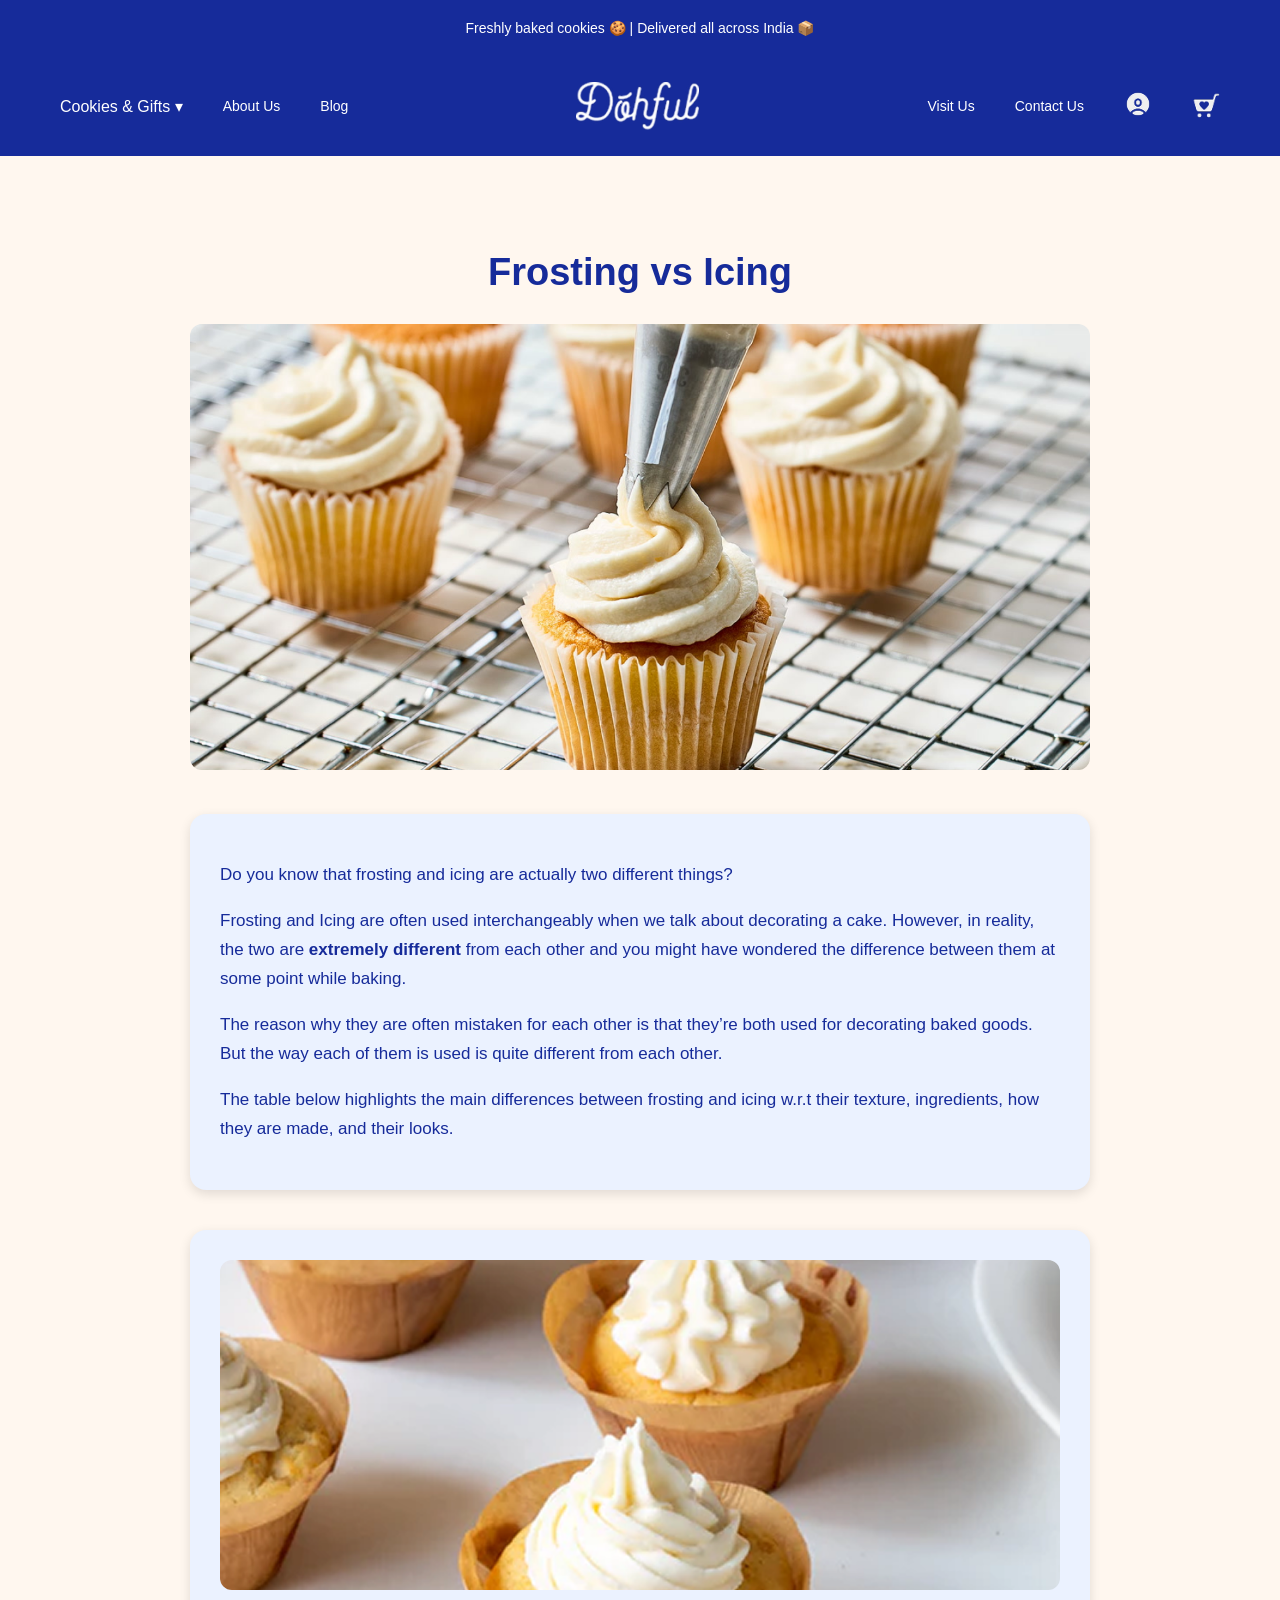
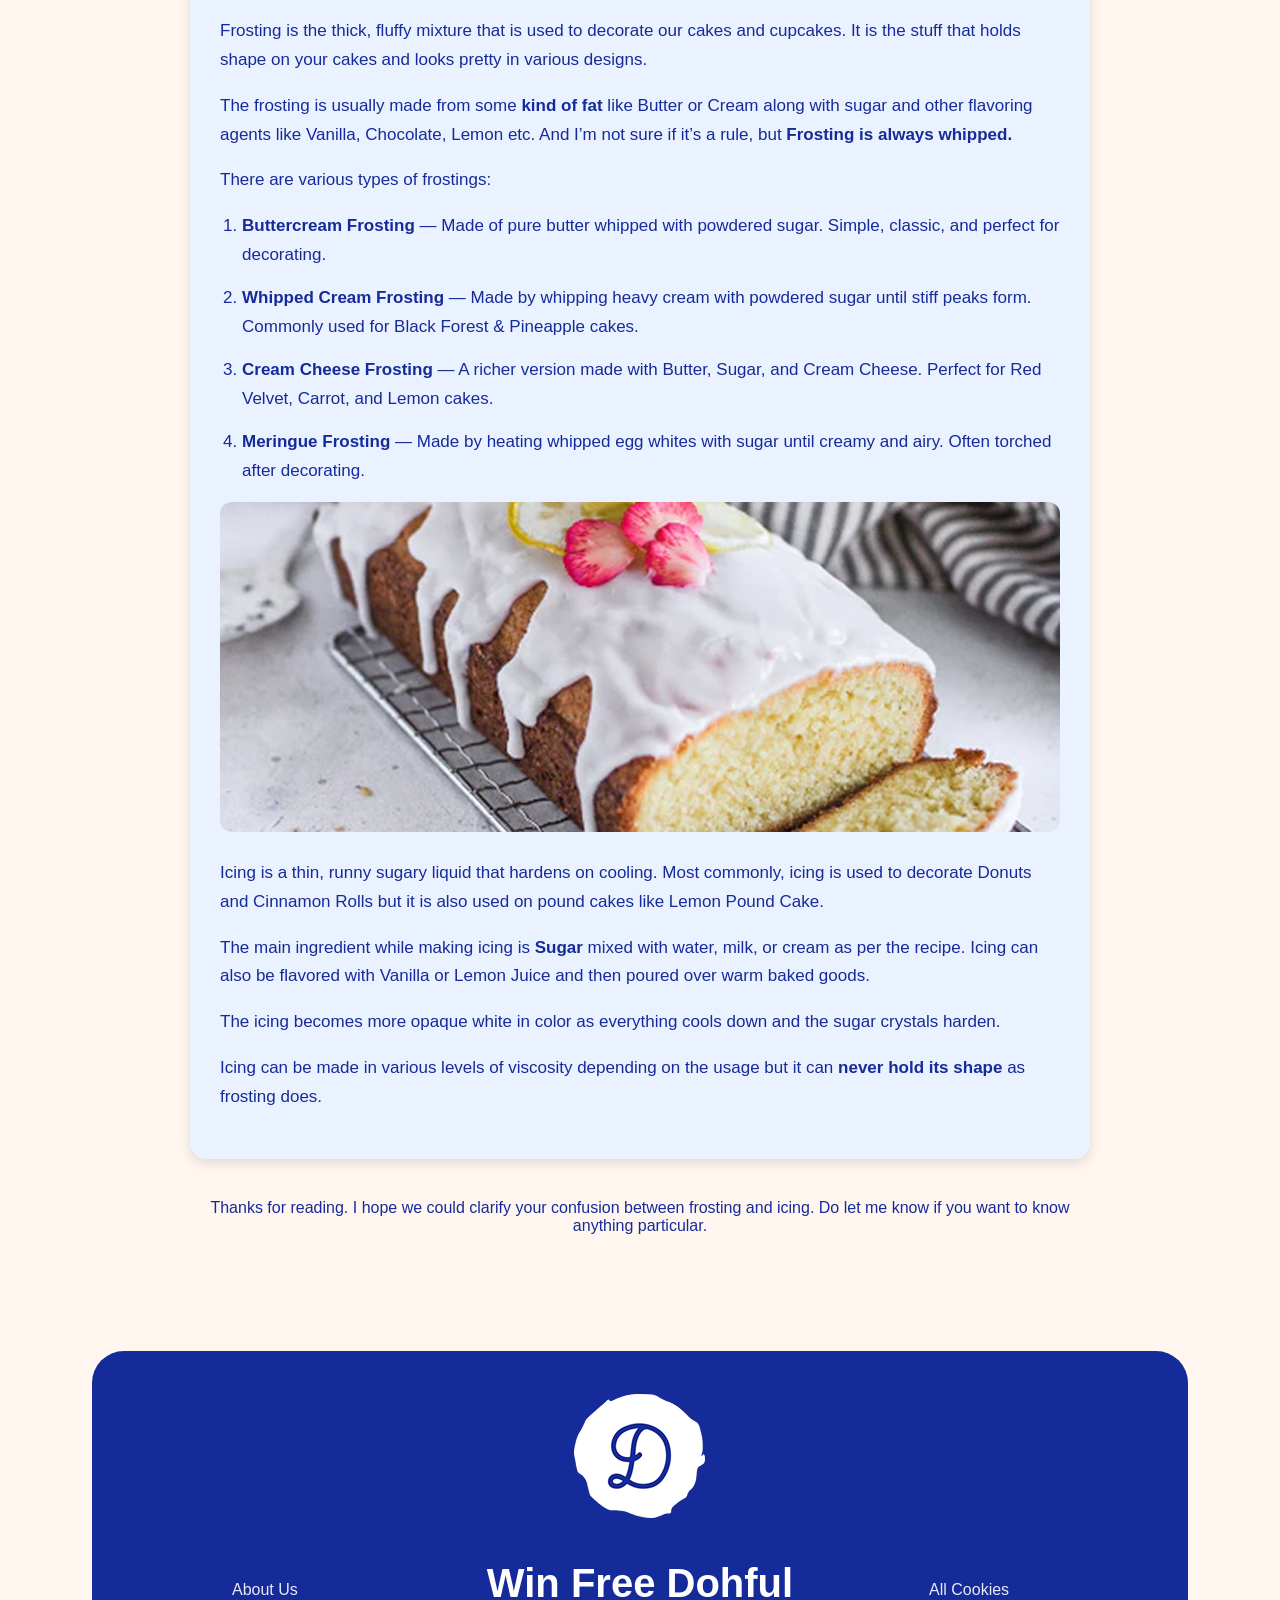
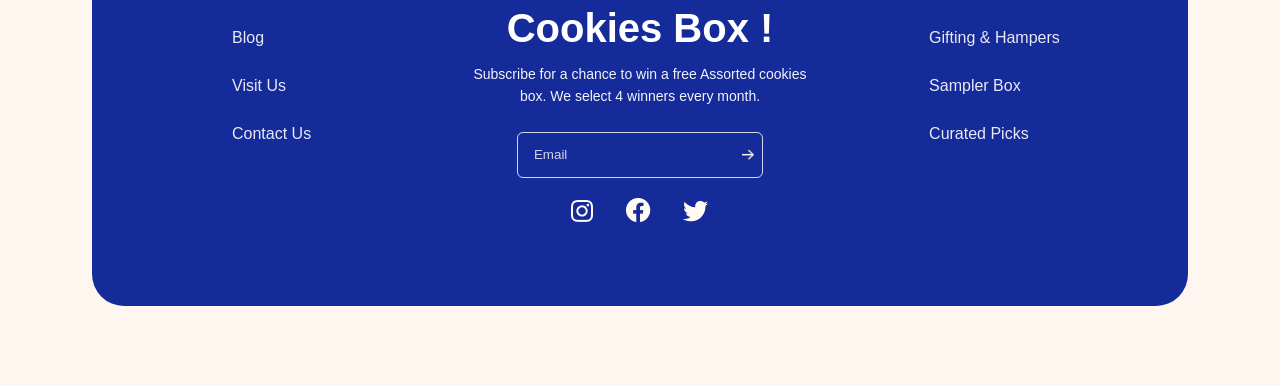
<file: frosting.html>
<!DOCTYPE html>
<html lang="en">

<head>
    <meta charset="UTF-8">
    <meta name="viewport" content="width=device-width, initial-scale=1.0">
    <title>Frosting vs Icing</title>
    
    <link rel="stylesheet" href="styles.css">
    <link rel="stylesheet" href="frosting.css">
</head>

<body>



    <header class="site-header">
        <div class="announcement">
            Freshly baked cookies 🍪 | Delivered all across India 📦
        </div>

        <nav class="navbar">
            <ul class="nav-menu">
                <li class="dropdown">
                     <p class="mega-icon">Cookies & Gifts ▾</p>

                    <div class="mega-menu">
                        <div class="mega-inner">

                            <a href="everyday-cookies.html" class="mega-card">
                                <img src="./images/everyday-cookies.png" alt="Signature Cookie Assortment">
                                <h3>Everyday Cookies</h3>
                                <p>Everyday Cookies - your go-to cookies..</p>
                            </a>

                            <a href="gifts-and-hampers.html" class="mega-card">
                                <img src="./images/gifting.png" alt="Holiday Tin Gift Set">
                                <h3>Gift Boxes & Hampers</h3>
                                <p>Festive boxes and curated assortments for every occasion.</p>
                            </a>

                            <a href="sampler-pack.html" class="mega-card">
                                <img src="./images/sample-try.png" alt="Assorted Cookie Box">
                                <h3>Sampler Pack</h3>
                                <p>Ten cookies. One great first impression.</p>
                            </a>

                            <a href="assorted-picks.html" class="mega-card">
                                <img src="./images/assorted.png" alt="Holiday Gift Guide">
                                <h3>Assorted Picks</h3>
                                <p>A curated mix of our bestselling flavors, all in one box.</p>
                            </a>

                        </div>

                        <div class="mega-footer">
                            <a href="all-cookies.html" class="mega-explore-btn">
                                Explore all Cookies & Gifts!
                                <img src="./images/right-arrow-png.png" alt="" class="mega-arrow">
                            </a>
                        </div>
                    </div>

                </li>

                <li><a href="about.html">About Us</a></li>
                <li><a href="blog.html">Blog</a></li>

                <li class="logo">
                    <a href="index.html"><img src="./images/logo-dohful.png" alt="Dohful Logo"></a>
                </li>

                <li><a href="visit-us.html">Visit Us</a></li>
                <li><a href="contact-us.html">Contact Us</a></li>

                <li class="account-icon">
                    <a href="#"><img src="./images/Test Account.png" alt="Account Icon"></a>
                </li>

                <li class="cart-icon" onclick="openCart()">
                    <img src="./images/Favorite Cart.png" alt="Cart Icon">
                </li>
            </ul>
        </nav>
    </header>

    <div class="blog-container">

        <h1 class="blog-title">Frosting vs Icing</h1>

        <!-- HERO IMAGE -->
        <div class="blog-box">
            <img src="./images/cupcake-blog-1.png" class="blog-img" alt="Frosting Image">
        </div>

        <!-- INTRO CONTENT -->
        <div class="blog-card">

            <p>Do you know that frosting and icing are actually two different things?</p>

            <p>
                Frosting and Icing are often used interchangeably when we talk about decorating a cake. However, in
                reality,
                the two are <b>extremely different</b> from each other and you might have wondered the difference
                between
                them at some point while baking.
            </p>

            <p>
                The reason why they are often mistaken for each other is that they’re both used for decorating baked
                goods.
                But the way each of them is used is quite different from each other.
            </p>

            <p>
                The table below highlights the main differences between frosting and icing w.r.t their texture,
                ingredients,
                how they are made, and their looks.
            </p>

        </div>



        <!-- FROSTING TEXT -->
        <div class="blog-card">

            <img src="./images/cupcake-blog-2.png" class="blog-img" alt="Cupcakes Frosting">

            <p>
                Frosting is the thick, fluffy mixture that is used to decorate our cakes and cupcakes. It is the stuff
                that
                holds shape on your cakes and looks pretty in various designs.
            </p>

            <p>
                The frosting is usually made from some <b>kind of fat</b> like Butter or Cream along with sugar and
                other
                flavoring agents like Vanilla, Chocolate, Lemon etc. And I’m not sure if it’s a rule, but <b>Frosting is
                    always whipped.</b>
            </p>

            <p>There are various types of frostings:</p>

            <ol class="craft-list">

                <li>
                    <b>Buttercream Frosting</b> — Made of pure butter whipped with powdered sugar. Simple, classic, and
                    perfect for decorating.
                </li>

                <li>
                    <b>Whipped Cream Frosting</b> — Made by whipping heavy cream with powdered sugar until stiff peaks
                    form.
                    Commonly used for Black Forest & Pineapple cakes.
                </li>

                <li>
                    <b>Cream Cheese Frosting</b> — A richer version made with Butter, Sugar, and Cream Cheese. Perfect
                    for
                    Red Velvet, Carrot, and Lemon cakes.
                </li>

                <li>
                    <b>Meringue Frosting</b> — Made by heating whipped egg whites with sugar until creamy and airy.
                    Often
                    torched after decorating.
                </li>

            </ol>
            <img src="./images/cupcake-blog-3.png" class="blog-img" alt="Icing Cake">
            <br />

            <p>
                Icing is a thin, runny sugary liquid that hardens on cooling. Most commonly, icing is used to decorate
                Donuts and Cinnamon Rolls but it is also used on pound cakes like Lemon Pound Cake.
            </p>

            <p>
                The main ingredient while making icing is <b>Sugar</b> mixed with water, milk, or cream as per the
                recipe.
                Icing can also be flavored with Vanilla or Lemon Juice and then poured over warm baked goods.
            </p>

            <p>
                The icing becomes more opaque white in color as everything cools down and the sugar crystals harden.
            </p>

            <p>
                Icing can be made in various levels of viscosity depending on the usage but it can <b>never hold its
                    shape</b> as frosting does.
            </p>
        </div>



        <p style="text-align: center;">
            Thanks for reading. I hope we could clarify your confusion between frosting and icing. Do let me know if
            you want to know anything particular.
        </p>
    </div>

    <div class="page-wrapper">

        <footer class="footer-card">

            <!-- LEFT GRID -->
            <ul class="footer-links">
                <li><a href="about.html">About Us</a></li>
                <li><a href="blog.html">Blog</a></li>
                <li><a href="visit-us.html">Visit Us</a></li>
                <li><a href="contact-us.html">Contact Us</a></li>
            </ul>

            <!-- CENTER GRID -->
            <div class="footer-center">

                <div class="footer-logo">
                    <img src="./images/logo-2.png">
                </div>

                <h2 class="footer-heading">Win Free Dohful Cookies Box !</h2>
                <p class="footer-desc">
                    Subscribe for a chance to win a free Assorted cookies box.
                    We select 4 winners every month.
                </p>

                <form class="footer-form">
                    <div class="footer-input-wrapper">
                        <input type="email" placeholder="Email">
                        <button type="submit" class="footer-submit-btn">
                            <img src="./images/right-arrow-png.png" alt="Submit Arrow">
                        </button>
                    </div>
                </form>

                <div class="footer-socials">
                    <a href="https://www.instagram.com/dohfulcookies/?hl=en" class="insta"><img src="./images/insta.png" alt="Instagram"></a>
                    <a href="https://www.facebook.com/dohful/"><img src="./images/fb.png" alt="Facebook"></a>
                    <a href="https://x.com/dohfulcookies?lang=en" class="twitter"><img src="./images/twitter.png" alt="Twitter"></a>
                </div>

            </div>

            <!-- RIGHT GRID -->
            <ul class="footer-links">
                <li><a href="all-cookies.html">All Cookies</a></li>
                <li><a href="gifts-and-hampers.html">Gifting & Hampers</a></li>
                <li><a href="sampler-pack.html">Sampler Box</a></li>
                <li><a href="assorted-picks.html">Curated Picks</a></li>
            </ul>

        </footer>


    </div>



</body>

</html>
</file>
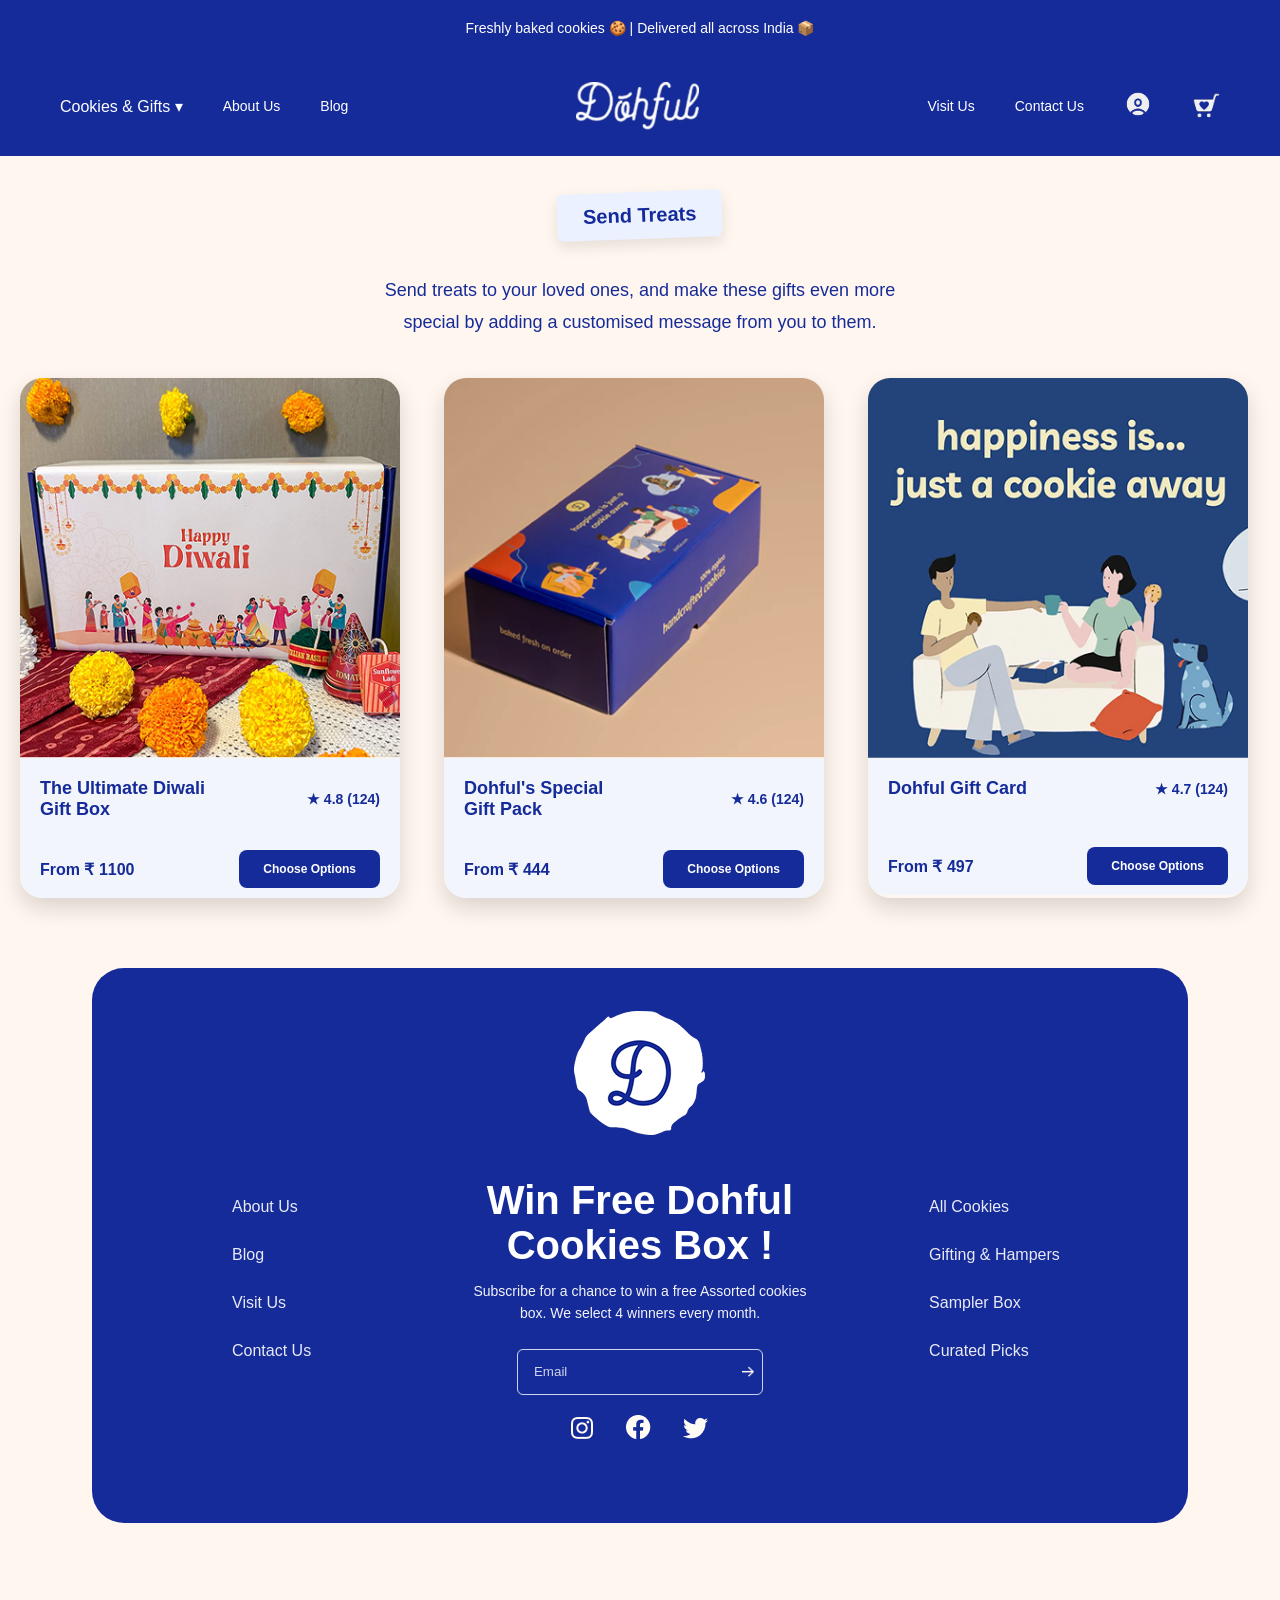
<file: gifts-and-hampers.html>
<!DOCTYPE html>
<html lang="en">

<head>
    <meta charset="UTF-8">
    <meta name="viewport" content="width=device-width, initial-scale=1.0">
    <title>Gifts & Hampers</title>
    <link rel="stylesheet" href="styles.css">
</head>

<body>
    <header class="site-header">
        <div class="announcement">
            Freshly baked cookies 🍪 | Delivered all across India 📦
        </div>

        <nav class="navbar">
            <ul class="nav-menu">
                <li class="dropdown">
                     <p class="mega-icon">Cookies & Gifts ▾</p>

                    <div class="mega-menu">
                        <div class="mega-inner">

                            <a href="everyday-cookies.html" class="mega-card">
                                <img src="./images/everyday-cookies.png" alt="Signature Cookie Assortment">
                                <h3>Everyday Cookies</h3>
                                <p>Everyday Cookies - your go-to cookies..</p>
                            </a>

                            <a href="gifts-and-hampers.html" class="mega-card">
                                <img src="./images/gifting.png" alt="Holiday Tin Gift Set">
                                <h3>Gift Boxes & Hampers</h3>
                                <p>Festive boxes and curated assortments for every occasion.</p>
                            </a>

                            <a href="sampler-pack.html" class="mega-card">
                                <img src="./images/sample-try.png" alt="Assorted Cookie Box">
                                <h3>Sampler Pack</h3>
                                <p>Ten cookies. One great first impression.</p>
                            </a>

                            <a href="assorted-picks.html" class="mega-card">
                                <img src="./images/assorted.png" alt="Holiday Gift Guide">
                                <h3>Assorted Picks</h3>
                                <p>A curated mix of our bestselling flavors, all in one box.</p>
                            </a>

                        </div>

                        <div class="mega-footer">
                            <a href="all-cookies.html" class="mega-explore-btn">
                                Explore all Cookies & Gifts!
                                <img src="./images/right-arrow-png.png" alt="" class="mega-arrow">
                            </a>
                        </div>
                    </div>

                </li>

                <li><a href="about.html">About Us</a></li>
                <li><a href="blog.html">Blog</a></li>

                <li class="logo">
                    <a href="index.html"><img src="./images/logo-dohful.png" alt="Dohful Logo"></a>
                </li>

                <li><a href="visit-us.html">Visit Us</a></li>
                <li><a href="contact-us.html">Contact Us</a></li>

                <li class="account-icon">
                    <a href="#"><img src="./images/Test Account.png" alt="Account Icon"></a>
                </li>

                <li class="cart-icon" onclick="openCart()">
                    <img src="./images/Favorite Cart.png" alt="Cart Icon">
                </li>
            </ul>
        </nav>
    </header>

    <div class="tilted-gifts">
        Send Treats
    </div>

    <p class="gifted-para">
        Send treats to your loved ones, and make these gifts even more special by adding a customised message from you
        to them.
    </p>

    <div class="gifting-wrapper2">
        <section class="gifting-grid2">

            <!-- CARD 1 -->
            <article class="gift-card2" onclick="openProduct('ultimate-diwali-box')">
                <div class="gift-img-wrap2">
                    <img src="./images/gifts-1.png" alt="The Ultimate Diwali Gift Box" class="gift-img2" />
                </div>

                <div class="gift-content2">
                    <div class="gift-title-row2">
                        <h3 class="gift-title2">The Ultimate Diwali<br> Gift Box</h3>
                        <div class="gift-meta2">
                            <span class="gift-rating2">★ 4.8</span>
                            <span class="gift-rating-count2">(124)</span>
                        </div>
                    </div>

                    <div class="gift-bottom2">
                        <span class="gift-price2">From ₹ 1100</span>
                        <button class="gift-btn2">Choose Options</button>
                    </div>
                </div>
            </article>

            <!-- CARD 2 -->
            <article class="gift-card2" onclick="openProduct('special-gift-pack')">
                <div class="gift-img-wrap2">
                    <img src="./images/gifts-2.png" alt="New York Style Cookies" class="gift-img2" />
                </div>

                <div class="gift-content2">
                    <div class="gift-title-row2">
                        <h3 class="gift-title2">Dohful's Special<br> Gift Pack</h3>
                        <div class="gift-meta2">
                            <span class="gift-rating2">★ 4.6</span>
                            <span class="gift-rating-count2">(124)</span>
                        </div>
                    </div>

                    <div class="gift-bottom2">
                        <span class="gift-price2">From ₹ 444</span>
                        <button class="gift-btn2">Choose Options</button>
                    </div>
                </div>
            </article>

            <!-- CARD 3 -->
            <article class="gift-card2" onclick="openProduct('dohful-gift-card')">
                <div class="gift-img-wrap2">
                    <img src="./images/gifts-3.png" alt="Festive Cookie Box" class="gift-img2" />
                </div>

                <div class="gift-content2">
                    <div class="gift-title-row2">
                        <h3 class="gift-title2">Dohful Gift Card <br></h3>
                        <div class="gift-meta2">
                            <span class="gift-rating2">★ 4.7</span>
                            <span class="gift-rating-count2">(124)</span>
                        </div>
                    </div><br>

                    <div class="gift-bottom2">
                        <span class="gift-price2">From ₹ 497</span>
                        <button class="gift-btn2">Choose Options</button>
                    </div>
                </div>
            </article>

        </section>
    </div>


    <div class="page-wrapper">

       <footer class="footer-card">

            <!-- LEFT GRID -->
            <ul class="footer-links">
                <li><a href="about.html">About Us</a></li>
                <li><a href="blog.html">Blog</a></li>
                <li><a href="visit-us.html">Visit Us</a></li>
                <li><a href="contact-us.html">Contact Us</a></li>
            </ul>

            <!-- CENTER GRID -->
            <div class="footer-center">

                <div class="footer-logo">
                    <img src="./images/logo-2.png">
                </div>

                <h2 class="footer-heading">Win Free Dohful Cookies Box !</h2>
                <p class="footer-desc">
                    Subscribe for a chance to win a free Assorted cookies box.
                    We select 4 winners every month.
                </p>

                <form class="footer-form">
                    <div class="footer-input-wrapper">
                        <input type="email" placeholder="Email">
                        <button type="submit" class="footer-submit-btn">
                            <img src="./images/right-arrow-png.png" alt="Submit Arrow">
                        </button>
                    </div>
                </form>

                <div class="footer-socials">
                    <a href="https://www.instagram.com/dohfulcookies/?hl=en" class="insta"><img src="./images/insta.png" alt="Instagram"></a>
                    <a href="https://www.facebook.com/dohful/"><img src="./images/fb.png" alt="Facebook"></a>
                    <a href="https://x.com/dohfulcookies?lang=en" class="twitter"><img src="./images/twitter.png" alt="Twitter"></a>
                </div>

            </div>

            <!-- RIGHT GRID -->
            <ul class="footer-links">
                <li><a href="all-cookies.html">All Cookies</a></li>
                <li><a href="gifts-and-hampers.html">Gifting & Hampers</a></li>
                <li><a href="sampler-pack.html">Sampler Box</a></li>
                <li><a href="assorted-picks.html">Curated Picks</a></li>
            </ul>

        </footer>


    </div>

    <!-- CART DRAWER -->
    <div id="cartDrawer" class="cart-drawer">

        <div class="cart-drawer-header">
            <h2>Your Bag</h2>
            <button class="cart-close" onclick="closeCart()">✕</button>
        </div>

        <div class="cart-body" id="cartItems"></div>

        <div class="cart-bottom">
            <div class="cart-subtotal-line">
                <span>Sub-Total</span>
                <span id="cartSubtotal">Rs.0</span>
            </div>

            <button class="cart-checkout-btn">Check Out</button>

            <p class="cart-note">Tax included. Shipping calculated at checkout.</p>
        </div>

    </div>

    <script src="product.js"></script>
    <script src="script.js"></script>

</body>

</html>
</file>
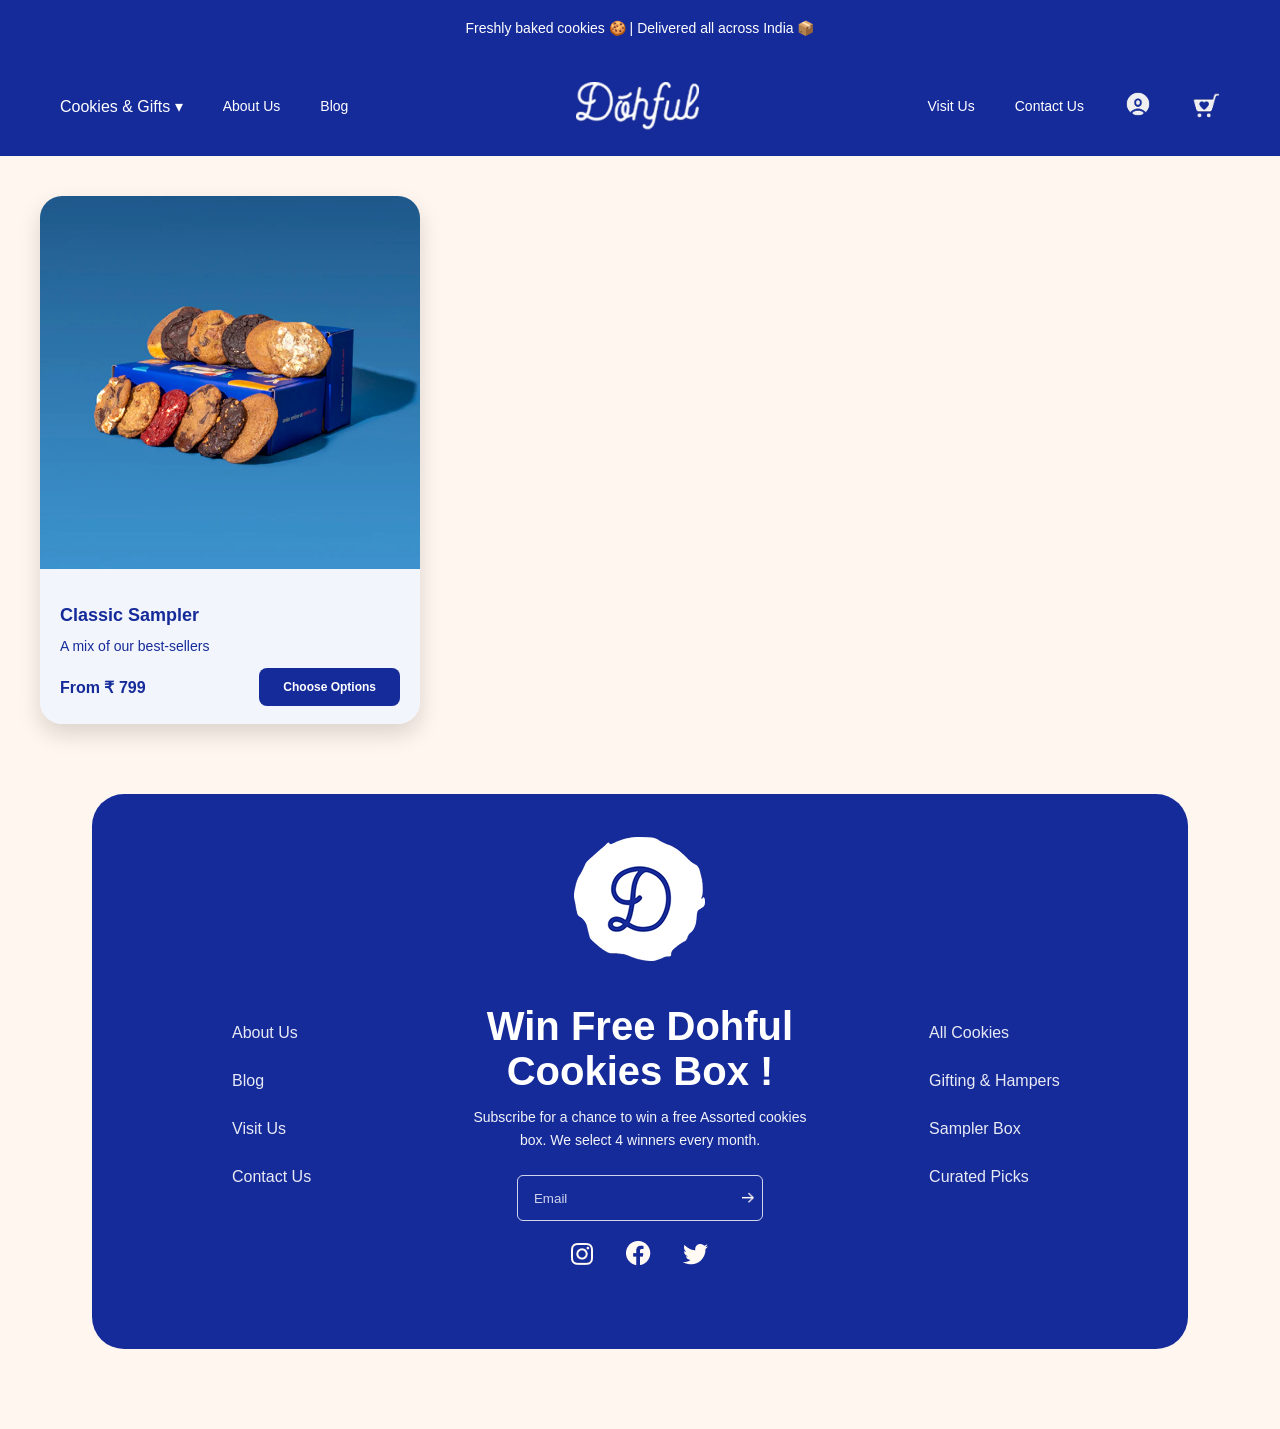
<file: sampler-pack.html>
<!DOCTYPE html>
<html lang="en">

<head>
  <meta charset="UTF-8">
  <meta name="viewport" content="width=device-width, initial-scale=1.0">
  <title>Sampler Pack</title>
  <link rel="stylesheet" href="styles.css">
</head>

<body>
  <header class="site-header">
    <div class="announcement">
      Freshly baked cookies 🍪 | Delivered all across India 📦
    </div>

    <nav class="navbar">
      <ul class="nav-menu">
        <li class="dropdown">
          <p class="mega-icon">Cookies & Gifts ▾</p>

          <div class="mega-menu">
            <div class="mega-inner">

              <a href="everyday-cookies.html" class="mega-card">
                <img src="./images/everyday-cookies.png" alt="Signature Cookie Assortment">
                <h3>Everyday Cookies</h3>
                <p>Everyday Cookies - your go-to cookies..</p>
              </a>

              <a href="gifts-and-hampers.html" class="mega-card">
                <img src="./images/gifting.png" alt="Holiday Tin Gift Set">
                <h3>Gift Boxes & Hampers</h3>
                <p>Festive boxes and curated assortments for every occasion.</p>
              </a>

              <a href="sampler-pack.html" class="mega-card">
                <img src="./images/sample-try.png" alt="Assorted Cookie Box">
                <h3>Sampler Pack</h3>
                <p>Ten cookies. One great first impression.</p>
              </a>

              <a href="assorted-picks.html" class="mega-card">
                <img src="./images/assorted.png" alt="Holiday Gift Guide">
                <h3>Assorted Picks</h3>
                <p>A curated mix of our bestselling flavors, all in one box.</p>
              </a>

            </div>

            <div class="mega-footer">
              <a href="all-cookies.html" class="mega-explore-btn">
                Explore all Cookies & Gifts!
                <img src="./images/right-arrow-png.png" alt="" class="mega-arrow">
              </a>
            </div>
          </div>

        </li>

        <li><a href="about.html">About Us</a></li>
        <li><a href="blog.html">Blog</a></li>

        <li class="logo">
          <a href="index.html"><img src="./images/logo-dohful.png" alt="Dohful Logo"></a>
        </li>

        <li><a href="visit-us.html">Visit Us</a></li>
        <li><a href="contact-us.html">Contact Us</a></li>

        <li class="account-icon">
          <a href="#"><img src="./images/Test Account.png" alt="Account Icon"></a>
        </li>

        <li class="cart-icon" onclick="openCart()">
          <img src="./images/Favorite Cart.png" alt="Cart Icon">
        </li>
      </ul>
    </nav>
  </header>




  <article class="cookie-card2" onclick="openProduct('sampler-1')" style="margin: 40px;">
    <div class="cookie-img-wrap2">
      <img src="./images/sampler-pack.png" alt="Sampler Pack" class="cookie-img2" />
    </div>
    <div class="cookie-content2">
      <div class="cookie-title-row2">
        <h3 class="cookie-title2">Classic Sampler</h3>
      </div>
      <p class="cookie-pack2">A mix of our best-sellers</p>
      <div class="cookie-bottom2">
        <span class="cookie-price2">From ₹ 799</span>
        <button class="primary-btn2">Choose Options</button>
      </div>
    </div>
  </article>



  <div class="page-wrapper">

     <footer class="footer-card">

            <!-- LEFT GRID -->
            <ul class="footer-links">
                <li><a href="about.html">About Us</a></li>
                <li><a href="blog.html">Blog</a></li>
                <li><a href="visit-us.html">Visit Us</a></li>
                <li><a href="contact-us.html">Contact Us</a></li>
            </ul>

            <!-- CENTER GRID -->
            <div class="footer-center">

                <div class="footer-logo">
                    <img src="./images/logo-2.png">
                </div>

                <h2 class="footer-heading">Win Free Dohful Cookies Box !</h2>
                <p class="footer-desc">
                    Subscribe for a chance to win a free Assorted cookies box.
                    We select 4 winners every month.
                </p>

                <form class="footer-form">
                    <div class="footer-input-wrapper">
                        <input type="email" placeholder="Email">
                        <button type="submit" class="footer-submit-btn">
                            <img src="./images/right-arrow-png.png" alt="Submit Arrow">
                        </button>
                    </div>
                </form>

                <div class="footer-socials">
                    <a href="https://www.instagram.com/dohfulcookies/?hl=en" class="insta"><img src="./images/insta.png" alt="Instagram"></a>
                    <a href="https://www.facebook.com/dohful/"><img src="./images/fb.png" alt="Facebook"></a>
                    <a href="https://x.com/dohfulcookies?lang=en" class="twitter"><img src="./images/twitter.png" alt="Twitter"></a>
                </div>

            </div>

            <!-- RIGHT GRID -->
            <ul class="footer-links">
                <li><a href="all-cookies.html">All Cookies</a></li>
                <li><a href="gifts-and-hampers.html">Gifting & Hampers</a></li>
                <li><a href="sampler-pack.html">Sampler Box</a></li>
                <li><a href="assorted-picks.html">Curated Picks</a></li>
            </ul>

        </footer>


  </div>
  <!-- CART DRAWER -->
  <div id="cartDrawer" class="cart-drawer">

    <div class="cart-drawer-header">
      <h2>Your Bag</h2>
      <button class="cart-close" onclick="closeCart()">✕</button>
    </div>

    <div class="cart-body" id="cartItems"></div>

    <div class="cart-bottom">
      <div class="cart-subtotal-line">
        <span>Sub-Total</span>
        <span id="cartSubtotal">Rs.0</span>
      </div>

      <button class="cart-checkout-btn">Check Out</button>

      <p class="cart-note">Tax included. Shipping calculated at checkout.</p>
    </div>

  </div>


  <script src="product.js"></script>
  <script src="script.js"></script>

</body>

</html>
</file>
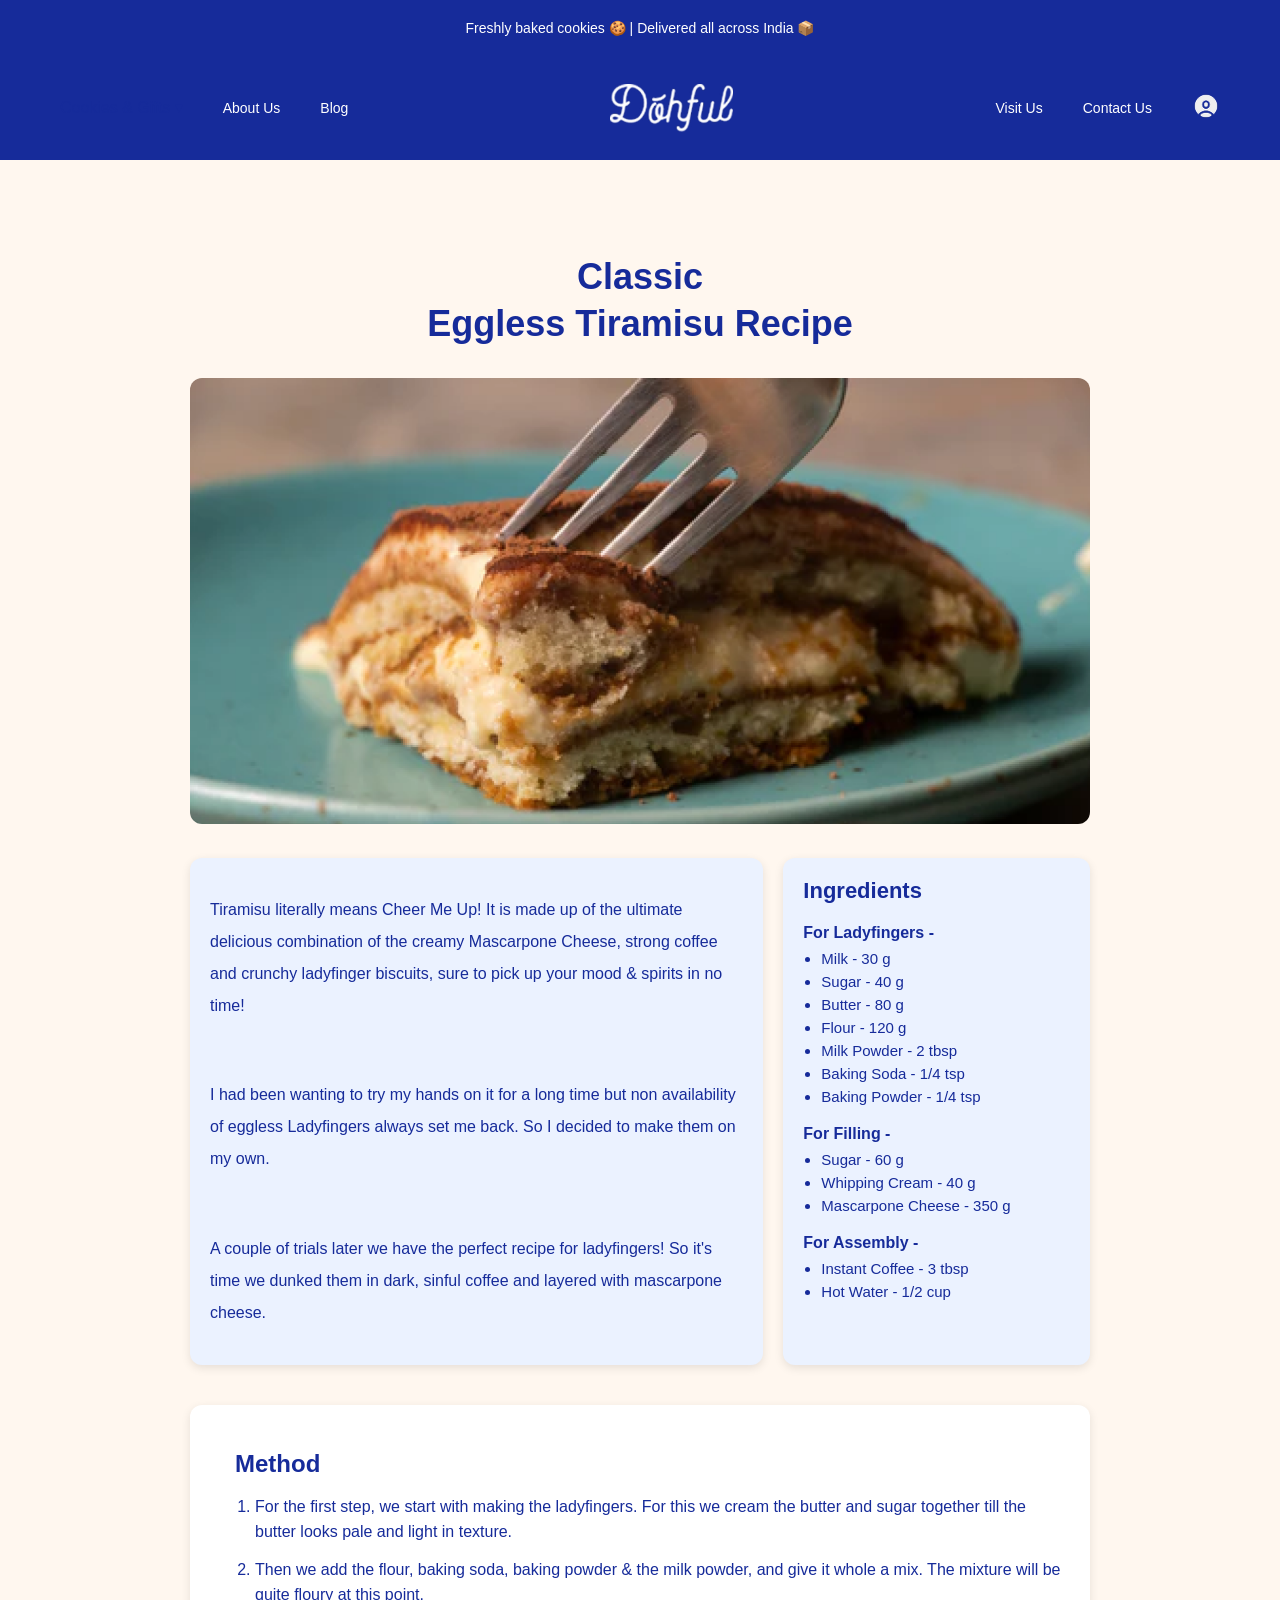
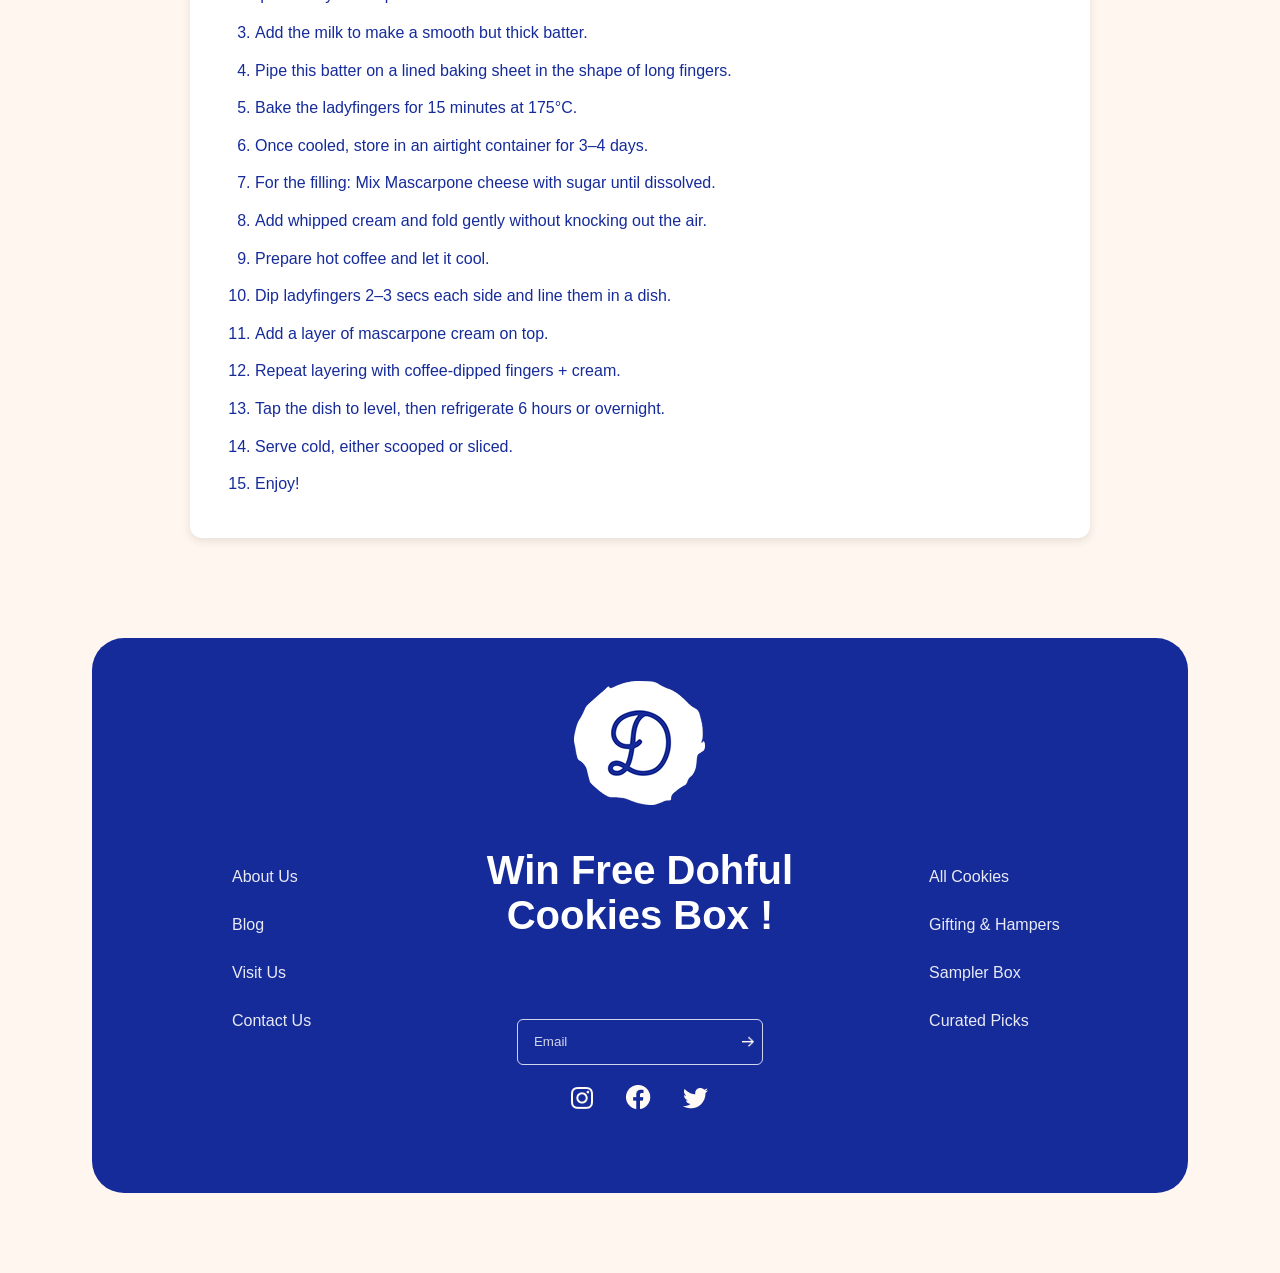
<file: tiramisu.html>
<!DOCTYPE html>
<html lang="en">

<head>
    <meta charset="UTF-8">
    <meta name="viewport" content="width=device-width, initial-scale=1.0">
    <title>Classic Eggless Tiramisu Recipe</title>
    <link rel="stylesheet" href="tiramisu.css">
    <link rel="stylesheet" href="styles.css">
</head>

<body>



    <header class="site-header">
        <div class="announcement">
            Freshly baked cookies 🍪 | Delivered all across India 📦
        </div>

        <nav class="navbar">
            <ul class="nav-menu">
                <li class="dropdown">
                     <p class="mega-icon">Cookies & Gifts ▾</p>

                    <div class="mega-menu">
                        <div class="mega-inner">

                            <a href="everyday-cookies.html" class="mega-card">
                                <img src="./images/everyday-cookies.png" alt="Signature Cookie Assortment">
                                <h3>Everyday Cookies</h3>
                                <p>Everyday Cookies - your go-to cookies..</p>
                            </a>

                            <a href="gifts-and-hampers.html" class="mega-card">
                                <img src="./images/gifting.png" alt="Holiday Tin Gift Set">
                                <h3>Gift Boxes & Hampers</h3>
                                <p>Festive boxes and curated assortments for every occasion.</p>
                            </a>

                            <a href="sampler-pack.html" class="mega-card">
                                <img src="./images/sample-try.png" alt="Assorted Cookie Box">
                                <h3>Sampler Pack</h3>
                                <p>Ten cookies. One great first impression.</p>
                            </a>

                            <a href="assorted-picks.html" class="mega-card">
                                <img src="./images/assorted.png" alt="Holiday Gift Guide">
                                <h3>Assorted Picks</h3>
                                <p>A curated mix of our bestselling flavors, all in one box.</p>
                            </a>

                        </div>

                        <div class="mega-footer">
                            <a href="all-cookies.html" class="mega-explore-btn">
                                Explore all Cookies & Gifts!
                                <img src="./images/right-arrow-png.png" alt="" class="mega-arrow">
                            </a>
                        </div>
                    </div>

                </li>

                <li><a href="about.html">About Us</a></li>
                <li><a href="blog.html">Blog</a></li>

                <li class="logo">
                    <a href="index.html"><img src="./images/logo-dohful.png" alt="Dohful Logo"></a>
                </li>

                <li><a href="visit-us.html">Visit Us</a></li>
                <li><a href="contact-us.html">Contact Us</a></li>

                <li class="account-icon">
                    <a href="#"><img src="./images/Test Account.png" alt="Account Icon"></a>
                </li>

            </ul>
        </nav>
    </header>

    <div class="recipe-container">

        <h1 class="recipe-title">Classic <br>Eggless Tiramisu Recipe</h1>

        <div class="recipe-image-box">
            <img src="./images/tiramisu2.png" alt="Eggless Tiramisu" class="recipe-image">
        </div>

        <div class="recipe-content">

            <!-- LEFT — TEXT DESCRIPTION -->
            <div class="recipe-intro">
                <p>
                    Tiramisu literally means Cheer Me Up! It is made up of the ultimate delicious combination of
                    the creamy Mascarpone Cheese, strong coffee and crunchy ladyfinger biscuits, sure to pick up
                    your mood & spirits in no time!
                </p>
                <br />
                <p>
                    I had been wanting to try my hands on it for a long time but non availability of eggless
                    Ladyfingers always set me back. So I decided to make them on my own.
                </p>
                <br />
                <p>
                    A couple of trials later we have the perfect recipe for ladyfingers! So it's time we dunked them
                    in dark, sinful coffee and layered with mascarpone cheese.
                </p>
            </div>

            <!-- RIGHT — INGREDIENT BOX -->
            <div class="ingredients-box">
                <h2>Ingredients</h2>

                <h3>For Ladyfingers -</h3>
                <ul>
                    <li>Milk - 30 g</li>
                    <li>Sugar - 40 g</li>
                    <li>Butter - 80 g</li>
                    <li>Flour - 120 g</li>
                    <li>Milk Powder - 2 tbsp</li>
                    <li>Baking Soda - 1/4 tsp</li>
                    <li>Baking Powder - 1/4 tsp</li>
                </ul>

                <h3>For Filling -</h3>
                <ul>
                    <li>Sugar - 60 g</li>
                    <li>Whipping Cream - 40 g</li>
                    <li>Mascarpone Cheese - 350 g</li>
                </ul>

                <h3>For Assembly -</h3>
                <ul>
                    <li>Instant Coffee - 3 tbsp</li>
                    <li>Hot Water - 1/2 cup</li>
                </ul>
            </div>
        </div>

        <!-- METHOD SECTION -->
        <div class="method-box">
            <h2>Method</h2>

            <ol>
                <li>For the first step, we start with making the ladyfingers. For this we cream the butter and sugar
                    together till the butter looks pale and light in texture.</li>
                <li>Then we add the flour, baking soda, baking powder & the milk powder, and give it whole a mix. The
                    mixture will be quite floury at this point.</li>
                <li>Add the milk to make a smooth but thick batter.</li>
                <li>Pipe this batter on a lined baking sheet in the shape of long fingers.</li>
                <li>Bake the ladyfingers for 15 minutes at 175°C.</li>
                <li>Once cooled, store in an airtight container for 3–4 days.</li>
                <li>For the filling: Mix Mascarpone cheese with sugar until dissolved.</li>
                <li>Add whipped cream and fold gently without knocking out the air.</li>
                <li>Prepare hot coffee and let it cool.</li>
                <li>Dip ladyfingers 2–3 secs each side and line them in a dish.</li>
                <li>Add a layer of mascarpone cream on top.</li>
                <li>Repeat layering with coffee-dipped fingers + cream.</li>
                <li>Tap the dish to level, then refrigerate 6 hours or overnight.</li>
                <li>Serve cold, either scooped or sliced.</li>
                <li>Enjoy!</li>
            </ol>
        </div>

    </div>




    <div class="page-wrapper">

         <footer class="footer-card">

            <!-- LEFT GRID -->
            <ul class="footer-links">
                <li><a href="about.html">About Us</a></li>
                <li><a href="blog.html">Blog</a></li>
                <li><a href="visit-us.html">Visit Us</a></li>
                <li><a href="contact-us.html">Contact Us</a></li>
            </ul>

            <!-- CENTER GRID -->
            <div class="footer-center">

                <div class="footer-logo">
                    <img src="./images/logo-2.png">
                </div>

                <h2 class="footer-heading">Win Free Dohful Cookies Box !</h2>
                <p class="footer-desc">
                    Subscribe for a chance to win a free Assorted cookies box.
                    We select 4 winners every month.
                </p>

                <form class="footer-form">
                    <div class="footer-input-wrapper">
                        <input type="email" placeholder="Email">
                        <button type="submit" class="footer-submit-btn">
                            <img src="./images/right-arrow-png.png" alt="Submit Arrow">
                        </button>
                    </div>
                </form>

                <div class="footer-socials">
                    <a href="https://www.instagram.com/dohfulcookies/?hl=en" class="insta"><img src="./images/insta.png" alt="Instagram"></a>
                    <a href="https://www.facebook.com/dohful/"><img src="./images/fb.png" alt="Facebook"></a>
                    <a href="https://x.com/dohfulcookies?lang=en" class="twitter"><img src="./images/twitter.png" alt="Twitter"></a>
                </div>

            </div>

            <!-- RIGHT GRID -->
            <ul class="footer-links">
                <li><a href="all-cookies.html">All Cookies</a></li>
                <li><a href="gifts-and-hampers.html">Gifting & Hampers</a></li>
                <li><a href="sampler-pack.html">Sampler Box</a></li>
                <li><a href="assorted-picks.html">Curated Picks</a></li>
            </ul>

        </footer>

    </div>

    <!-- CART DRAWER -->
    <div id="cartDrawer" class="cart-drawer">

        <div class="cart-drawer-header">
            <h2>Your Bag</h2>
            <button class="cart-close" onclick="closeCart()">✕</button>
        </div>

        <div class="cart-body" id="cartItems"></div>

        <div class="cart-bottom">
            <div class="cart-subtotal-line">
                <span>Sub-Total</span>
                <span id="cartSubtotal">Rs.0</span>
            </div>

            <button class="cart-checkout-btn">Check Out</button>

            <p class="cart-note">Tax included. Shipping calculated at checkout.</p>
        </div>

    </div>

</body>

</html>
</file>
<file: styles.css>
body {
    margin: 0;
    font-family: "Inter", sans-serif;
    font-weight: 400;
    font-style: normal;
    background:#FFF7EF;
    overflow-x: hidden;

}

.site-header {
    background: #162B9A;
    color: #fff;
}

.announcement {
    text-align: center;
    padding: 20px 0 20px 0;
    font-size: 14px;
}

.navbar {
    display: flex;
    align-items: center;
    justify-content: space-between;
    padding: 20px 60px;
}

.mega-icon:hover{
  cursor: pointer;
}

.logo {
    font-family: 'Pacifico', cursive;
    font-size: 45px;
    font-weight: 400;
    letter-spacing: 1px;
    margin: 0 40px;
}

a {
    color: #fff;
    text-decoration: none;
    font-size: 12px;
    transition: opacity 0.2s;
}

a:hover {
    opacity: 0.75;
}

/* Dropdown Styling */
/* nav reset */
.nav-menu {
  display: flex;
  align-items: center;
  gap: 40px;        /* space between each item */
  width: 100%;
  padding: 0;
  margin: 0;
  list-style: none; /* remove bullets */
}

/* remove bullets on li as well (safe fallback) */
.nav-menu li {
  list-style: none;
}

/* center the logo and push left/right groups to edges */
.nav-menu .logo {
  margin: 0 auto;    /* <- the magic: centers logo, pushes later items to right */
  display: flex;     /* allows vertical centering */
  align-items: center;
}

/* logo image sizing */
.logo img {
  height: 48px; /* tweak as needed */
  width: auto;
  display: block;
}

/* optional: make links visually consistent */
.nav-menu a {
  color: #fff;
  text-decoration: none;
  font-size: 14px;
  display: inline-block;
  padding: 6px 0;
}

/* keep dropdown positioning as-is */


.nav-menu .dropdown {
    position: relative;
}

.account-icon img{
    height: 28px;
    width: 28px;
    display: block;
}

.cart-icon img{
    height: 28px;
    width: 28px;
    display: block;
}


.hero-section {
    display: flex;
    align-items: center;
    justify-content: space-around;
    padding: 100px 100px;
    background: #FFF7EF;
    gap: 60px;
}

.hero-left {
    max-width: 480px;
}

.hero-left h1 {
    font-size: 48px;
    font-weight: 600;
    color: #162B9A;
    margin-bottom: 20px;
    line-height: 1.2;
}

.hero-left p {
    font-size: 18px;
    color: #162B9A;
    margin-bottom: 30px;
    line-height: 1.6;
    font-weight: 400;
}

.shop-btn {
    display: inline-block;
    padding: 16px 30px;
    background: #162B9A;
    color: #fff;
    border-radius: 10px;
    font-size: 16px;
    text-decoration: none;
    font-weight: 100;
    transition: 0.2s;
}

.shop-btn:hover {
    opacity: 0.85;
}

.hero-right{
  width: 50%;
}

.hero-right img {
    width: 100%;
    border-radius: 16px;
    object-fit: cover;
}



/* ABOUT BAND */
.about-band {
    position: relative;
    background: #162B9A;
    padding: 70px 20px;
    text-align: center;
    margin-top: 40px;
}

.about-inner {
    max-width: 900px;
    margin: 0 auto;
}

.about-text-index {
    color: white;
    font-size: 20px;
    font-weight: 400;
    line-height: 1.6;
}

/* INDIVIDUAL COOKIE SIZES */
.cookie-left-img {
    position: absolute;
    top: -80px;         /* adjust */
    left: 100px;         /* adjust */
    width: 160px;       /* ← change size here */
    height: auto;
    filter: drop-shadow(0 8px 18px rgba(0,0,0,0.25));
}

.cookie-right-img {
    position: absolute;
    bottom: -120px;      /* adjust */
    right: 80px;        /* adjust */
    width: 260px;       /* ← change size here */
    height: auto;
    filter: drop-shadow(0 8px 18px rgba(0,0,0,0.25));
}


.cookie-left-img:hover,
.cookie-right-img:hover {
    animation: cookie-dance 1.5s ease-in-out infinite;
    cursor: pointer; /* optional: shows clickable feel */
}


.cookie-right-img {
    animation-duration: 3.2s;
    animation-delay: 0.4s;
}


@keyframes cookie-dance {
    0% {
        transform: rotate(-6deg) translateY(0);
    }
    50% {
        transform: rotate(6deg) translateY(-6px);
    }
    100% {
        transform: rotate(-6deg) translateY(0);
    }
}


.loved-badge {
    display: block;             /* makes margin auto work */
    background: #EBF1FF;
    color: #162B9A;
    font-size: 16px;
    font-weight: 400;
    padding: 12px 26px;
    border-radius: 6px;
    transform: rotate(-4deg);
    box-shadow: 0 6px 14px rgba(0,0,0,0.1);
    
    width: fit-content;         /* shrink to actual text */
    margin: 100px auto;          /* centers horizontally */
    text-align: center;
}


.bestsellers-title {
    text-align: center;
    font-size: 36px;
    font-weight: 600;
    color: #162B9A;      /* same blue as other headings */
    margin-top: -120px;
    margin-bottom: 800px;
}




/* Entire wrapper */
.try-section {
  width: 100%;
    position: relative;
    padding: 120px 0;
    background: #FFF7EF;
    text-align: center;
}

/* Center box */
.try-box {
    background: #EEF3FF;
    border: 2px solid #162B9A;
    border-radius: 24px;
    padding: 60px 40px;
    width: 70%;
    margin: 0 auto;
}

/* Heading */
.try-box h1 {
    font-size: 48px;
    font-weight: 600;
    color: #162B9A;
    margin-bottom: 16px;
}

/* Subtext */
.try-box p {
    font-size: 18px;
    color: #162B9A;
    margin-bottom: 30px;
    line-height: 1.5;
    font-weight: 400;
}

/* Button */
.try-btn {
    background: #162B9A;
    color: #fff;
    padding: 14px 28px;
    font-size: 16px;
    border-radius: 10px;
    text-decoration: none;
    display: inline-block;
}

/* All images */
.try-img {
    position: absolute;
    width: 240px;
    border-radius: 20px;
    border: 2px solid #162B9A;
    object-fit: cover;
    box-shadow: 0 10px 25px rgba(0,0,0,0.15);
}



.try-right-bottom {
    width: 212px;    /* size of the square */
    height: 212px;   /* SAME as width => square */
    top: 55%;
    right: 2%;
    transform: rotate(4deg);
    object-fit: cover;
}






/* Left image tilt and position */
.try-left {
    width: 260px;
    height: 200px;
    top: 72%;
    left: 10%;
    transform: translateY(-50%) rotate(-16deg);
}

/* Right top image */
.try-right-top {
    top: 1%;
    right: 18%;
    transform: rotate(-8deg);
}

/* Right bottom image */
.try-right-bottom {
    top: 16%;
    right: 7%;
    transform: rotate(12deg);
}


.marq {
  background: #0b2a86;
  color: #fff;
  padding: 16px 0;
  overflow: hidden;
  white-space: nowrap;
  margin-bottom: 20PX;
}

.marq-inner {
  display: flex;
  align-items: center;
  gap: 0;
  will-change: transform;
  animation-name: marq;
  animation-timing-function: linear;
  animation-iteration-count: infinite;
  /* start paused by default; the running class will enable it */
  animation-play-state: paused;
}

/* when JS adds .running, animation runs */
.marq-inner.running {
  animation-play-state: running;
}

/* keep this so CSS hover can also pause */
.marq:hover .marq-inner {
  animation-play-state: paused;
}


/* remove extra spacing caused by padding or margins on the item */
.marq-item {
  display: inline-block;
  margin: 0;
  padding: 0;          /* <-- remove padding; set to 0 to have no gap */
  font-weight: 500;
  font-size: 18px;
  line-height: 1;
}

/* keyframes use translate3d for GPU compositing */
@keyframes marq {
  0%   { transform: translate3d(0,0,0); }
  100% { transform: translate3d(-50%,0,0); }
}

.marq:hover .marq-inner {
    animation-play-state: paused;
}


/* =======================
   OUR COLLECTIONS SECTION
   ======================= */

.collections-section {
  padding: 56px 200px;
  background: #FFF7EF;
  color: #162B9A;
}

/* Header Row */
.collections-header {
  display: flex;
  align-items: center;
  justify-content: space-between;
  margin-bottom: 28px;
}

.collections-header h3 {
  margin: 0;
  font-size: 32px;
  font-weight: 600;
  color: #162B9A;
}


.arrow-big {
  width: 42px;
  height: 42px;
  object-fit: contain;
}


/* GRID OF CARDS */
.collections-grid {
  display: grid;
  grid-template-columns: repeat(3, 1fr);
  gap: 28px;
  align-items: start;
}

/* Card Container */
.col-card {
  position: relative;
  overflow: hidden;
  border-radius: 14px;
  min-height: 340px;
  cursor: pointer;
  box-shadow: 0 6px 20px rgba(0,0,0,0.08);
  transition: transform .22s ease, box-shadow .22s ease;
}

.col-card:hover {
  transform: translateY(-8px);
  box-shadow: 0 18px 40px rgba(0,0,0,0.12);
}

/* Card Image */
.col-card img {
  width: 100%;
  height: 100%;
  object-fit: cover;
  display: block;
  border-radius: 14px;
}

/* Overlay Gradient */
.col-overlay {
  position: absolute;
  inset: 0;
  background: linear-gradient(
    180deg,
    rgba(0,0,0,0.0) 0%,
    rgba(0,0,0,0.4) 65%,
    rgba(0,0,0,0.6) 100%
  );
  z-index: 2;
}

/* Text inside Card */
.col-meta {
  position: absolute;
  left: 18px;
  bottom: 18px;
  z-index: 3;
  color: #fff;
}

.col-meta h4 {
  margin: 0 0 6px 0;
  font-size: 22px;
  font-weight: 600;
}

.col-meta p {
  margin: 0;
  font-size: 13px;
  opacity: 0.95;
  max-width: 260px;
}

/* SMALL ARROW IN CARDS */
.col-cta {
  position: absolute;
  right: 14px;
  bottom: 14px;
  z-index: 4;
  width: 44px;
  height: 44px;
  border-radius: 50%;
  text-decoration: none;
  display: flex;
  align-items: center;
  justify-content: center;
  background: rgba(255,255,255,0.15);
  border: 1px solid rgba(255,255,255,0.95);
  backdrop-filter: blur(2px);
  transition: transform .15s ease, background .15s ease;
}

.col-cta:hover {
  transform: translateY(-4px);
  background: rgba(255,255,255,0.22);
}

.arrow-small {
  width: 22px;
  height: 22px;
  object-fit: contain;

  /* If your arrow is black and you want it white: */
  filter: brightness(0) invert(1);
}

/* Responsive Fixes */
@media (max-width: 980px) {
  .collections-grid {
    grid-template-columns: repeat(2, 1fr);
  }
}

@media (max-width: 640px) {
  .collections-grid {
    grid-template-columns: 1fr;
  }
  .collections-section {
    padding: 40px 28px;
  }
  .collections-header h3 {
    font-size: 26px;
  }
}


.col-card {
    cursor: pointer;
}







.brand-section {
  width: 90%;
  margin: 50px auto 0 auto;
  padding: 40px 24px;
  background: #e4f1fe;
  border-radius: 20px;
  box-shadow: 0 7px 24px #bbc5d81a;
  border: 1.5px solid #aed8fc;
  display: flex;
  flex-direction: column;
  gap: 48px;
  margin-bottom: 140px;
}

.brand-feature, .gift-feature {
  display: flex;
  flex-wrap: wrap;
  align-items: center;
  gap: 36px;
}

.brand-image-wrapper, .gift-image-wrapper {
  flex: 1 1 220px;
  display: flex;
  justify-content: center;
}

.brand-img{
  width: 400px;
  height: 480px;
  border-radius: 16px;
  border: 2.5px solid #91bbf7;
  box-shadow: 0 4px 12px #7c81a133;
  transform: rotate(-7deg);
  margin-top: 40px;
  margin-bottom: 40px;
}


.gift-img {
  width: 360px;
  height: 460px;
  border-radius: 16px;
  border: 2.5px solid #91bbf7;
  box-shadow: 0 4px 12px #7c81a133;
  transform: rotate(-7deg);
}

.gift-img { transform: rotate(6deg); }

.brand-content, .gift-content {
  flex: 2 1 350px;
  min-width: 250px;
}

.brand-heading {
  color: #162b9a;
  font-size: 3em;
  margin: 0 0 20px 140px;
  line-height: 1.2;
  font-weight: 600;
  
}

.brand-desc{
  font-size: 1.08em;
  color: #162b9a;
  line-height: 1.6;
  margin: 0 0 20px 140px;
}

.gift-desc {
  font-size: 1.08em;
  color: #162b9a;
  line-height: 1.6;
  margin: 0 0 14px 0;
  margin-left: 80px;
}

.gift-heading {
  color: #162b9a;
  font-size: 3em;
  margin-bottom: 12px;
  font-weight: 600;
  margin-top: -20px;
  margin-left: 80px;
}

@media (max-width: 730px) {
  .brand-feature, .gift-feature {
    flex-direction: column;
    gap: 18px;
  }
  .brand-img, .gift-img {
    width: 98vw;
    max-width: 245px;
  }
  .brand-section {
    padding: 20px 6vw;
    border-radius: 10px;
  }
}



/* ADD THESE LINES in styles.css */

/* Shift the above photo (cookie and coffee) left */
.brand-image-wrapper {
  justify-content: flex-start;  /* pushes image to the left */
}

.brand-img {
  margin-left: 100px;  /* fine adjustment: shift further left if you want */
}

/* Shift the below photo (shop counter) right */
.gift-image-wrapper {
  justify-content: flex-end;   /* pushes image to the right */
}

.gift-img {
  margin-right: 100px; /* fine adjustment: shift further right if you want */
}

/* For small screens, reset to center for readability */
@media (max-width: 730px) {
  .brand-image-wrapper, .gift-image-wrapper {
    justify-content: center;
  }
  .brand-img, .gift-img {
    margin-left: 0;
    margin-right: 0;
  }
}



.carousel-wrapper {
  position: relative;
  width: 80%;
  height: 400px;
  background: #fdf4e8; /* outer beige */
  display: flex;
  justify-content: center;
  align-items: center;
}

/* Cookie images (fixed) */
.cookie {
  position: absolute;
  width: 120px;
  object-fit: contain;
  filter: drop-shadow(0 8px 16px rgba(0, 0, 0, 0.25));
  pointer-events: none;
}

.cookie-left {
  width: 170px;
  left: -80px;
  bottom: 10px;
}

.cookie-right {
  width: 250px;   /* increase this value */
  right: -120px;
  top: -44px;
}

/* Carousel card area */
.carousel {
  position: relative;
  width: 70%;
  height: 70%;
  background: #f4f7ff;
  border-radius: 24px;
  box-shadow: 0 16px 40px rgba(0, 0, 0, 0.08);
  display: flex;
  align-items: center;
  padding: 0 72px; /* space for arrows inside */
}

/* Viewport and track */
.carousel-viewport {
  overflow: hidden;
  width: 100%;
}

.carousel-track {
  display: flex;
  transition: transform 0.5s ease;
  height: 100%;
}

.slide {
  min-width: 100%;
  display: flex;
  align-items: center;
  justify-content: center;
}

/* Card content */
.card {
  text-align: center;
  padding: 24px 16px;
}

.quote{
  font-size: 2.5rem;
  line-height: 1.4;
  color: #162b9a;
  font-weight: 600;
  margin-bottom: 30px;
}

.author {
  font-size: 1rem;
  color: #162b9a;
}

/* Arrows (fixed) */
.nav-btn {
  position: absolute;
  bottom: 24px;
  width: 40px;
  height: 40px;
  border-radius: 50%;
  border: 2px solid #162b9a;
  background: #f4f7ff;
  display: flex;
  align-items: center;
  justify-content: center;
  cursor: pointer;
}

.nav-btn img {
  width: 56px;
  height: 56px;
}

.nav-left {
  right: 92px;
}

.nav-right {
  right: 40px;
}

/* Small screens */
@media (max-width: 768px) {
  .carousel-wrapper {
    width: 95vw;
    height: 380px;
  }

  .carousel {
    width: 80%;
    padding: 0 56px;
  }

  .cookie {
    width: 90px;
  }

  .quote {
    font-size: 1.1rem;
  }
}



.carousel-wrapper {
  position: relative;
  width: 100%;      /* was 80vw */
  max-width: 1200px;/* bigger max width */
  height: 750px;    /* was 400px */
  background: #FFF7EF;
  display: flex;
  justify-content: center;
  align-items: center;
}

.carousel {
  width: 90%;       /* was 70% */
  height: 75%;      /* was 70% */
}


/* Cookie images (fixed) */
.cookie {
  position: absolute;
  z-index: 3;          /* add this */
  /* rest as before */
}

/* Carousel card area */
.carousel {
  position: relative;  /* make sure this is set */
  z-index: 2;          /* optional but makes order explicit */
  /* rest as before */
}


.cookie-section {
  width: 70%;
  /* controls how tall this band is inside your page */
  padding: 80px 0;              /* vertical space around the block */
  display: block;
  margin: 0 auto;      /* center horizontally */
}


.cookie-section{
  margin-top: -100px;
}







.page-wrapper {
    background: #FFF7EF;
    display: flex;
    justify-content: center; /* centers footer horizontally */
    padding-top: 30px;       /* adjust spacing as needed */
    min-height: auto;
    align-items: flex-start;
    margin-bottom: 80px; /* < prevents huge vertical spacing */
}



/* FOOTER CARD */
.footer-card {
    width: 70%;
    max-width: 1150px;
    background: #162b9a;
    border-radius: 32px;
    padding: 80px 100px;
    color: #fff;

    display: grid;
    grid-template-columns: 1fr 1.7fr 1fr;   /* equal spacing now */
    column-gap: 80px;
}


/* LEFT + RIGHT LINKS */
.footer-links {
    list-style: none;
    display: flex;
    flex-direction: column;
    gap: 10px;
    font-size: 14px;
    margin-top: 150px;
    gap: 30px;
}

.footer-links a {
    text-decoration: none;
    color: #fff;
    opacity: 0.9;
    font-size: medium;
}
.footer-links a:hover {
    opacity: 1;
    text-decoration: underline;
}

/* CENTER SECTION */
.footer-center {
    text-align: center;
}

.footer-logo {
    width: 50px;
    height: 50px;
    border-radius: 50%;
    background: #fff;
    color: #163b9a;
    font-weight: 600;
    font-size: 28px;
    display: flex;
    align-items: center;
    justify-content: center;
    margin: 0 auto 80px;
}

.footer-heading {
    font-size: 2.5rem;
    font-weight: 600;
    margin-bottom: 12px;
}

.footer-desc {
    max-width: 340px;
    margin: 0 auto 24px;
    font-size: 14px;
    line-height: 1.6;
    opacity: 0.95;
}

/* EMAIL INPUT */
.footer-form {
    max-width: 360px;
    margin: 0 auto 20px;
}

.footer-input-wrapper {
    display: flex;
    border: 1px solid rgba(255,255,255,0.8);
    border-radius: 6px;
    padding: 10px 14px;
    gap: 12px;
}

.footer-input-wrapper input {
    flex: 1;
    border: none;
    background: none;
    outline: none;
    color: #fff;
}
.footer-input-wrapper input::placeholder {
    color: rgba(255,255,255,0.8);
}

.footer-input-wrapper button {
    background: none;
    border: none;
    color: #fff;
    cursor: pointer;
    font-size: 18px;
}

/* SOCIAL ICONS */
.footer-socials {
    display: flex;
    justify-content: center;
    gap: 32px;
    font-size: 18px;
}
.footer-socials a {
    color: #fff;
}

.twitter img {
    margin-top: 3px;   /* increase value to move further down */
}

.insta img{
  margin-top: 2px;
}

.footer-socials a:hover {
    opacity: 0.8;
}

/* RESPONSIVE */
@media (max-width: 800px) {
    .footer-card {
        grid-template-columns: 1fr;
        text-align: center;
        row-gap: 28px;
    }
    .footer-links {
        align-items: center;
    }
}



.tilted-banner {
    display: block;             /* makes margin auto work */
    background: #EBF1FF;
    color: #162B9A;
    font-size: 16px;
    font-weight: 500;
    padding: 12px 26px;
    border-radius: 6px;
    transform: rotate(-2deg);
    box-shadow: 0 6px 14px rgba(0,0,0,0.1);
    
    width: fit-content;         /* shrink to actual text */
    margin: 50px auto;          /* centers horizontally */
    text-align: center;
}


/* ==========================
        ABOUT SECTION
==========================*/

/* ==========================
        ABOUT SECTION
==========================*/

.about-section {
  text-align: center;
  margin-top: 80px;       /* spacing from previous section */
  margin-bottom: 120px;   /* spacing before footer/next block */
}

/* IMAGE + COOKIE WRAPPER */
.about-img-wrapper {
  position: relative;
  width: fit-content;
  margin: 0 auto;
  margin-bottom: 40px;    /* controls space between image and text */
}

/* MAIN ABOUT IMAGE */
.about-us-photo {
  width: 700px;
  display: block;
  margin: 0 auto;
  border: 3px dotted #162B9A;
  padding: 2px;
  border-radius: 10px;
  margin-bottom: 100px;
}

/* COOKIE CORNER IMAGES (ABOUT) */
.about-cookie {
  position: absolute;
  pointer-events: none;
}

/* Top-right cookie (ABOUT) */
.about-cookie-top-right {
  width: 120px;
  top: -70px;
  right: -60px;
}

/* Bottom-left cookie (ABOUT) */
.about-cookie-bottom-left {
  width: 190px;
  bottom: -80px;
  left: -80px;
}

/* TEXT BELOW IMAGE */
.about-text {
  width: 55%;             /* readable width */
  margin: 0 auto;
  margin-top: -10px;      /* pulls text closer to image */
  font-size: 18px;
  line-height: 1.75;
  font-weight: 500;
  color: #162B9A;
  text-align: center;
  margin-bottom: -80px;
}

/* ==========================
        RESPONSIVE FIX
==========================*/

@media (max-width: 900px) {
  .about-us-photo {
    width: 90%;
  }

  .about-text {
    width: 80%;
  }

  .about-cookie-top-right {
    width: 100px;
    top: -50px;
    right: -40px;
  }

  .about-cookie-bottom-left {
    width: 140px;
    bottom: -60px;
    left: -60px;
  }
}

/* ==========================
        REVIEW SECTION
==========================*/

/* Section */
.review-section {
  width: 100%;
  padding: 80px 0;
  display: flex;
  justify-content: center;
}

/* Card wrapper container */
.review-container {
  position: relative;
  max-width: 1000px;
  width: 100%;
  padding: 0 24px;
}

/* Card */
.review-card {
  background: #e8f0ff;
  border-radius: 24px;
  padding: 56px 72px;
  text-align: center;
  box-shadow: 0 18px 40px rgba(0, 0, 0, 0.08);
}

/* Heading */
.review-title {
  font-size: 44px;
  font-weight: 600;
  margin-bottom: 24px;
  color: #162b9a;
}

/* Body Text */
.review-text {
  font-size: 18px;
  line-height: 1.7;
  color: #163b9a;
  max-width: 640px;
  margin: 0 auto;
  font-weight: 400;
}

/* Decorative Cookies (REVIEW) */
.review-decoration {
  position: absolute;
  z-index: 2;
  filter: drop-shadow(0 12px 20px rgba(0, 0, 0, 0.18));
}

/* Bottom-left cookie (REVIEW) */
.deco-bottom-left {
  left: 0;
  bottom: -80px;
  width: 170px;
  transform: translateX(-35%);
}

/* Top-right cookie (REVIEW) */
.deco-top-right {
  right: 0;
  top: -120px;
  width: 240px;
  transform: translateX(35%);
}

/* Responsive */
@media (max-width: 768px) {

  .review-card {
    padding: 40px 28px;
  }

  .review-title {
    font-size: 28px;
  }

  .review-text {
    font-size: 16px;
  }

  .review-decoration {
    width: 120px;
  }

  .deco-bottom-left {
    bottom: -30px;
    transform: translateX(-25%);
  }

  .deco-top-right {
    top: -30px;
    transform: translateX(25%);
  }
}






/* Main Section Container */
.fresh-bake-section {
  max-width: 1240px;
  margin: 50px auto 0;
  padding: 40px 24px;
  background: #e4f1fe;
  border-radius: 20px;
  box-shadow: 0 7px 24px #bbc5d81a;
  border: 1.5px solid #aed8fc;
  display: flex;
  flex-direction: column;
  gap: 48px;
  margin-bottom: 140px;
}



/* ================= LINE 1 ================= */

.fresh-block {
  display: flex;
  flex-wrap: wrap;
  align-items: center;
  gap: 36px;
}

/* Image wrapper + image styling */
.fresh-img-wrap {
  flex: 1 1 220px;
  display: flex;
  justify-content: flex-start;
}

.fresh-img {
  width: 400px;
  height: 400px;
  border-radius: 16px;
  border: 2.5px solid #91bbf7;
  box-shadow: 0 4px 12px #7c81a133;
  transform: rotate(-7deg);
  margin-top: 40px;
  margin-bottom: 40px;
  margin-left: 100px;
}

/* Text container */
.fresh-text-wrap {
  flex: 2 1 350px;
  min-width: 250px;
}

.fresh-title {
  color: #162b9a;
  font-size: 3em;
  margin: 0 0 20px 140px;
  line-height: 1.2;
  font-weight: 500;
}

.fresh-desc {
  font-size: 1.08em;
  color: #162b9a;
  line-height: 1.6;
  margin: 0 0 20px 140px;
}



/* ================= LINE 2 ================= */

.gift-block {
  display: flex;
  flex-wrap: wrap;
  align-items: center;
  gap: 36px;
}

/* Left text */
.gift-text-wrap {
  flex: 2 1 350px;
  min-width: 250px;
}

.gift-title {
  color: #162b9a;
  font-size: 3em;
  font-weight: 600;
  line-height: 1.2;
  margin-bottom: 12px;
  margin-top: -20px;
  margin-left: 80px;
}

.gift-desc {
  font-size: 1.08em;
  color: #162b9a;
  line-height: 1.6;
  margin-left: 80px;
}

/* Right image */
.gift-img-wrap {
  flex: 1 1 220px;
  display: flex;
  justify-content: flex-end;
}

.gift-img {
  width: 360px;
  height: 360px;
  border-radius: 16px;
  border: 2.5px solid #91bbf7;
  box-shadow: 0 4px 12px #7c81a133;
  transform: rotate(6deg);
  margin-right: 100px;
}



/* ================= RESPONSIVE ================= */

@media (max-width: 730px) {
  .fresh-block, .gift-block {
    flex-direction: column;
    gap: 18px;
  }

  .fresh-img, .gift-img {
    width: 98vw;
    max-width: 245px;
    margin-left: 0;
    margin-right: 0;
  }

  .fresh-bake-section {
    padding: 20px 6vw;
    border-radius: 10px;
  }

  .fresh-title, .gift-title {
    margin-left: 0;
    text-align: center;
  }

  .fresh-desc, .gift-desc {
    margin-left: 0;
    text-align: center;
  }

  .fresh-img-wrap, .gift-img-wrap {
    justify-content: center;
  }
}

.say-hi{
    text-align: center;
    font-size: 36px;
    font-weight: 600;
    color: #162B9A;      /* same blue as other headings */
    margin-top: -28px;
}


.visit-us-para{
  width: 80%;             /* readable width */
  margin: 0 auto;     /* pulls text closer to image */
  font-size: 18px;
  line-height: 1.75;
  font-weight: 500;
  color:#162B9A;
  text-align: center;
  margin-bottom: -80px;
  margin-top: 20px;
}



.location-wrapper {
    background-color: #B9D9F7;
    width: 100%;
    padding: 18px 0;
    display: flex;
    justify-content: center;
    margin-top: 120px;
    margin-bottom: 120px;
}

/* Dropdown */
.location-dropdown {
    font-size: 22px;
    font-weight: 600;
    color: #162B9A;
    background-color: #B9D9F7;
    border: none;
    border-radius: 10px;          /* curved edges */
    padding: 10px 36px 10px 16px;
    cursor: pointer;
    outline: none;
    appearance: none;

    background-image: url("./images/dropdown-icon.png");
    background-size: 15px;
    background-repeat: no-repeat;
    background-position: right 12px center;
}

/* Dropdown option list */
.location-dropdown option {
    background: #B9D9F7;
    color: #162b9a;
    font-size: 20px;
    padding: 12px;
    border-radius: 8px;
}

/* Hover effect on options */
.location-dropdown option:hover {
    background: #8FC4F8;
}

/* Add slight shadow to dropdown list */
.location-dropdown:focus {
    border: 2px solid #5096E3;
    box-shadow: 0px 0px 12px rgba(80, 150, 227, 0.5);
}




/* Section Layout */
.why-section {
  width: 100%;
  padding: 80px 0;
  display: flex;
  justify-content: center;
}

/* Wrapper to position cookies */
.why-wrapper {
  position: relative;
  max-width: 1380px;
  width: 100%;
  padding: 0 24px;
}

/* Card Styling */
.why-card {
  background: #e8f0ff;
  border-radius: 24px;
  padding:120px 72px 56px;
  text-align: center;
  box-shadow: 0 18px 40px rgba(0, 0, 0, 0.08);
}

/* Heading */
.why-heading {
  font-size: 42px;
  font-weight: 600;
  margin-bottom: 24px;
  color: #162b9a;
  margin-top: 60px;
}

/* Text Content */
.why-content {
  font-size: 20px;
  line-height: 1.4;
  color: #163b9a;
  max-width: 760px;
  margin: 0 auto;
  font-weight: 500;
  margin-bottom: 20px;
}

/* Decorative Cookies */
.why-cookie {
  position: absolute;
  z-index: 2;
  filter: drop-shadow(0 12px 20px rgba(0, 0, 0, 0.18));
}

/* Left Cookie */
.why-cookie-left {
  right: 47%;
  top: -70px;
  width: 170px;
  transform: translateX(35%);
  transform: rotate(-6deg);
}

/* Right Cookie */
.why-cookie-right {
  right:35%;
  top: -81px;
  width: 170px;
  height: 204px;
  transform: translateX(35%);
    transform: rotate(6deg);
    border-radius: 10%;
    margin-bottom: 20px;
}

/* Responsive */
@media (max-width: 768px) {

  .why-card {
    padding: 40px 28px;
  }

  .why-heading {
    font-size: 28px;
  }

  .why-content {
    font-size: 16px;
  }

  .why-cookie {
    width: 120px;
  }

  .why-cookie-left {
    bottom: -30px;
    transform: translateX(-25%);
  }

  .why-cookie-right {
    bottom: -10px;
    transform: translateX(25%);
    height: 140px;
  }
}


.arrow-icon{
  height: 8px;
  margin-top: 19px;
  margin-left: -24px;
}





.locations-section {
  width: 100%;
  padding: 40px 170px 120px;
  box-sizing: border-box;
}

.city-block {
  margin-bottom: 48px;
}

.city-title {
  font-size: 24px;
  font-weight: 600;
  color: #162B9A;
  margin-bottom: 18px;
}

.card-row {
  display: flex;
  flex-wrap: wrap;
  gap: 24px;
}

.loc-card {
  background: #CBE3FF;
  border-radius: 18px;
  padding: 20px 22px;
  width: 260px;
  box-shadow: 0 10px 26px rgba(0,0,0,0.08);
  border: 1.5px solid #9BBEF7;
}

.loc-card h4 {
  margin: 0 0 10px;
  font-size: 15px;
  font-weight: 600;
  color: #162B9A;
}

.loc-card p {
  margin: 0;
  font-size: 13px;
  line-height: 1.5;
  color: #162B9A;
}

@media (max-width: 768px) {
  .locations-section {
    padding: 40px 24px 80px;
  }
  .card-row {
    flex-direction: column;
  }
  .loc-card {
    width: 100%;
  }
}



.loc-logo {
  width: 56px;
  height: 56px;
  border-radius: 50%;
  display: block;
  margin-bottom: 14px;
}



.contact-intro {
  text-align: center;
  color: #162B9A;
  padding: 40px 20px;
}

.contact-title {
  font-size: 40px;
  font-weight: 600;
  margin-bottom: 10px;
}

.contact-text {
  max-width: 640px;
  margin: 0 auto;
  font-size: 18px;
  line-height: 1.6;
  font-weight: 400;
}


.contact-form-section {
  display: flex;
  align-items: flex-start;
  gap: 40px;
  padding: 20px 80px 80px;
  background: #FFF7EF;
  margin-left:120px;
}

.contact-form-wrapper {
  flex: 0 0 55%;  /* 40–50% of viewport width area */
}

.contact-form {
  max-width: 100%;    /* use full width of wrapper */
}

.contact-cookie {
  flex: 1;            /* take remaining space */
}

.form-row {
  display: flex;
  gap: 16px;
  margin-bottom: 10px;
}

.input-half,
.input-full,
.textarea-full {
  width: 100%;
  padding: 8px 10px;
  border: 1px solid #9BBEF7;
  border-radius: 2px;
  font-size: 12px;
  font-family: "Inter", sans-serif;
  box-sizing: border-box;
}

.input-full,
.textarea-full {
  margin-bottom: 10px;
}

.textarea-full {
  height: 120px;
  resize: vertical;
}

.contact-submit {
  background: #1D0BD8;
  color: #fff;
  border: none;
  padding: 6px 26px;
  font-size: 18px;
  border-radius: 2px;
  cursor: pointer;
}

.contact-submit:hover {
  opacity: 0.9;
}

/* right column image */
.contact-cookie {
  flex: 0 0 auto;
}

.contact-cookie img {
  max-width: 300px;
  height: auto;
  display: block;
  margin-left: 180px;
  margin-top: 25px;
}

/* responsive */
@media (max-width: 768px) {
  .contact-form-section {
    flex-direction: column;
    padding: 20px 24px 60px;
  }

  .contact-form {
    max-width: 100%;
  }

  .contact-cookie {
    text-align: center;
  }

  .contact-cookie img {
    margin: 0 auto;
  }
}

.input-half,
.input-full,
.textarea-full {
  width: 100%;
  padding: 10px 12px;
  border: 1px solid #162B9A;
  border-radius: 2px;
  font-size: 14px;          /* was 12px */
  font-family: "Inter", sans-serif;
  box-sizing: border-box;
  background-color: #EAF1FF;
}








/* HEADER + NAVBAR */

.site-header {
  background: #162b9a;
  color: #fff;
  position: relative;
}

.announcement {
  text-align: center;
  padding: 20px 0;
  font-size: 14px;
}


.nav-menu {
  display: flex;
  align-items: center;
  gap: 40px;
  width: 100%;
  padding: 0;
  margin: 0;
  list-style: none;
}

.nav-menu li {
  list-style: none;
}

.nav-menu a {
  color: #fff;
  text-decoration: none;
  font-size: 14px;
  display: inline-block;
  padding: 6px 0;
}

.nav-menu a:hover {
  opacity: 0.75;
}

/* center logo */
.nav-menu .logo {
  margin: 0 auto;
  display: flex;
  align-items: center;
}

.logo img {
  height: 48px;
  width: auto;
  display: block;
}

.account-icon img,
.cart-icon img {
  height: 28px;
  width: 28px;
  display: block;
}

/* ========== MEGA MENU ========== */

.nav-menu .dropdown {
  position: relative;
}

/* full-width band under the navbar */
.mega-menu {
  display: none;
  position: fixed;
  left: 0;
  top: 134px;              /* just below navbar */
  width: 100%;
  background: #162B9A;
  padding: 32px 0 48px;    /* no horizontal padding */
  box-shadow: 0 18px 40px rgba(0,0,0,0.18);
  z-index: 50;
  border-bottom-left-radius: 24px;
  border-bottom-right-radius: 24px;
}

/* show on hover */
.nav-menu .dropdown:hover .mega-menu,
.mega-menu:hover {
  display: block;
}

/* inner row of cards */
.mega-inner {
  margin: 0 auto;
  display: flex;
  justify-content: flex-start;
  gap: 32px;
}

/* individual card */
.mega-card {
  width:22%;
  background: #F3F2FF;
  border-radius: 18px;
  overflow: hidden;
  box-shadow: 0 10px 26px rgba(0,0,0,0.08);
  border: 1.5px solid #D0D5FF;
  display: flex;
  flex-direction: column;
}


.mega-card:hover {
  transform: translateY(-6px);
  box-shadow: 0 18px 40px rgba(0,0,0,0.14);
}

/* card image */
.mega-card img {
  width: 100%;
  height: 70%;       /* 200px inside a 400px card; change if you want more image */
  object-fit: cover;
  display: block;
}


/* text */
.mega-card h3 {
  margin: 12px 14px 6px;
  font-size: 18px;
  font-weight: 600;
  color: #162B9A;
}

.mega-card p {
  margin: 0 14px 8px;
  font-size: 13px;
  line-height: 1.5;
  color: #162B9A;
  flex: 1;
}

.mega-cta {
  display: inline-block;
  margin: 0 14px 12px;
  font-size: 13px;
  font-weight: 600;
  color: #162B9A;
  text-decoration: none;
}

.mega-cta:hover {
  text-decoration: underline;
}

/* responsiveness */
@media (max-width: 1200px) {
  .mega-inner {
    flex-wrap: wrap;
    justify-content: center;
    transform: none;
  }
}

@media (max-width: 768px) {
  .mega-menu {
    top: 110px;
    padding: 24px 16px 32px;
  }

  .mega-card {
    width: 100%;
    max-width: 320px;
  }
}



.mega-footer {
  margin-top: 40px;              /* space below cards */
  text-align: center;            /* center the button */
}

.mega-explore-btn {
  display: inline-flex;
  align-items: center;
  gap: 8px;
  padding: 12px 22px;
  color: white;
  font-size: 14px;
  font-weight: 600;
  text-decoration: none;
}

.mega-explore-btn:hover {
  transform: translateY(-2px);
}

.mega-arrow {
  width: 12px;   /* tweak to match your icon */
  height: 12px;
  object-fit: contain;
  margin-left: 12px;
}




.everyday-para{
  width: 44%;             /* readable width */
  margin: 0 auto;     /* pulls text closer to image */
  font-size: 18px;
  line-height: 1.75;
  font-weight: 500;
  color:#162B9A;
  text-align: center;
  margin-bottom: 40px;
  margin-top: 20px;
}




.tilted-everyday{
    display: block;             /* makes margin auto work */
    background: #EBF1FF;
    color: #162B9A;
    font-size: 20px;
    font-weight: 600;
    padding: 12px 26px;
    border-radius: 6px;
    transform: rotate(-2deg);
    box-shadow: 0 6px 14px rgba(0,0,0,0.1);
    
    width: fit-content;         /* shrink to actual text */
    margin: 36px auto;          /* centers horizontally */
    text-align: center;
}





/* PAGE WRAPPER */
.page-wrapper2 {
    max-width: 1240px;
    margin: 40px auto;
    padding: 0 16px;
}

/* GRID LAYOUT */
.cards-grid2 {
    display: grid;
    grid-template-columns: repeat(3, minmax(0, 1fr));
    gap: 32px;
}

/* CARD */
.cookie-card2 {
    border-radius: 22px;
    display: flex;
    flex-direction: column;
    overflow: hidden;
    background: transparent;    /* <—— PINK REMOVED */
    box-shadow: 0 10px 22px rgba(0,0,0,0.15);
    max-width: 380px;
}

/* IMAGE SECTION (NO BACKGROUND APPLIED) */
.cookie-img-wrap2 {
    width: 100%;
    aspect-ratio: 1/1;
    position: relative;
    background: none;          /* <—— CLEAN SPACE FOR IMAGE */
}

.cookie-img2 {
    width: 100%;
    height: 100%;
    object-fit: cover;
}

/* BESTSELLER LABEL */
.badge2 {
    position: absolute;
    top: 12px;
    left: 12px;
    background-color: #B9D9F7;
    color: #162B9A;
    font-size: 10px;
    font-weight: 700;
    padding: 4px 10px;
}

/* WHITE CONTENT AREA ONLY */
.cookie-content2 {
    background:  #F2F5FB;
    padding: 18px 20px;
border-radius: 0 0 18px 18px;
    margin-top: -10px;
    position: relative;
    z-index: 2;
}

/* TEXT */


.cookie-pack2 {
    font-size: 14px;
    color: #162B9A;
    margin-top: -6px;
}

/* Make title & rating appear on the same line */
.cookie-title-row2 {
    display: flex;
    justify-content: space-between;
    align-items: center;
}

/* Title styling */
.cookie-title2 {
    font-size: 18px;
    font-weight: 700;
    white-space: nowrap;
    color: #162B9A;
}

/* Rating now inline next to title */
.cookie-meta2 {
    font-size: 14px;
    font-weight: 600;
    display: flex;
    align-items: center;
    gap: 2px;
    margin: 0; /* remove vertical gap */
}

.rating-count2 {
    color: #162B9A;
    margin-left: 2px;
    margin-top: 2px;
}


.rating2 { font-weight: 600; color: #162B9A; }
.rating-count2 { color: #162b9a; }

/* PRICE + BUTTON */
.cookie-bottom2 {
    margin-top: 12px;
    display: flex;
    justify-content: space-between;
    align-items: center;
}

.cookie-price2 {
    font-size: 16px;
    font-weight: 700;
    color: #162B9A;
}

/* BUTTON */
.primary-btn2 {
    background: #162B9A;
    color: #fff;
    border: none;
    border-radius: 8px;
    padding: 12px 24px;
    font-size: 12px;
    font-weight: 600;
    cursor: pointer;
}
.primary-btn2:hover { background: #1d3fe0; }

/* RESPONSIVE */
@media (max-width: 992px) {
    .cards-grid2 { grid-template-columns: repeat(2,1fr); }
}
@media (max-width: 640px) {
    .cards-grid2 { grid-template-columns: 1fr; }
    .page-wrapper2 { margin: 24px auto; }
}





.tilted-gifts{
    display: block;             /* makes margin auto work */
    background: #EBF1FF;
    color: #162B9A;
    font-size: 20px;
    font-weight: 600;
    padding: 12px 26px;
    border-radius: 6px;
    transform: rotate(-2deg);
    box-shadow: 0 6px 14px rgba(0,0,0,0.1);
    
    width: fit-content;         /* shrink to actual text */
    margin: 36px auto;          /* centers horizontally */
    text-align: center;
}





.gifted-para{
  width: 44%;             /* readable width */
  margin: 0 auto;     /* pulls text closer to image */
  font-size: 18px;
  line-height: 1.75;
  font-weight: 500;
  color:#162B9A;
  text-align: center;
  margin-bottom: 40px;
  margin-top: 20px;
}





/* PAGE WRAPPER */
.gifting-wrapper2 {
    max-width: 1240px;
    margin: 40px auto;
    padding: 0 16px;
}

/* GRID LAYOUT */
.gifting-grid2 {
    display: grid;
    grid-template-columns: repeat(3, minmax(0, 1fr));
    gap: 32px;
}

/* CARD */
.gift-card2 {
    border-radius: 22px;
    display: flex;
    flex-direction: column;
    overflow: hidden;
    background: transparent;
    box-shadow: 0 10px 22px rgba(0,0,0,0.15);
    max-width: 380px;
}

/* IMAGE SECTION */
.gift-img-wrap2 {
    width: 100%;
    aspect-ratio: 1/1;
    position: relative;
    background: none;
}

.gift-img2 {
    width: 100%;
    height: 100%;
    object-fit: cover;
}

/* OPTIONAL BESTSELLER TAG (if needed later) */
.gift-badge2 {
    position: absolute;
    top: 12px;
    left: 12px;
    background-color: #B9D9F7;
    color: #162B9A;
    font-size: 10px;
    font-weight: 700;
    padding: 4px 10px;
}

/* CONTENT AREA */
.gift-content2 {
    background: #F2F5FB;
    padding: 2px 20px;
    border-radius: 0 0 18px 18px;
    margin-top: 0px;
    position: relative;
    z-index: 2;
    padding-bottom: 10px;
}

/* SUBTEXT */
.gift-pack2 {
    font-size: 14px;
    color: #162B9A;
    margin-top: -6px;
}

/* TITLE + RATING ROW */
.gift-title-row2 {
    display: flex;
    justify-content: space-between;
    align-items: center;
}

/* TITLE */
.gift-title2 {
    font-size: 18px;
    font-weight: 700;
    white-space: nowrap;
    color: #162B9A;
}

/* RATING INLINE */
.gift-meta2 {
    font-size: 14px;
    font-weight: 600;
    display: flex;
    align-items: center;
    gap: 2px;
    margin: 0;
    line-height: 1;
}

.gift-rating2,
.gift-rating-count2 {
    line-height: 1;
}

.gift-rating2 {
    font-weight: 600;
    color: #162B9A;
}

.gift-rating-count2 {
    color: #162B9A;
    margin-left: 2px;
}

/* PRICE + BUTTON */
.gift-bottom2 {
    margin-top: 12px;
    display: flex;
    justify-content: space-between;
    align-items: center;
}

.gift-price2 {
    font-size: 16px;
    font-weight: 700;
    color: #162B9A;
}

/* BUTTON */
.gift-btn2 {
    background: #162B9A;
    color: #fff;
    border: none;
    border-radius: 8px;
    padding: 12px 24px;
    font-size: 12px;
    font-weight: 600;
    cursor: pointer;
}

.gift-btn2:hover {
    background: #1d3fe0;
}

/* RESPONSIVE */
@media (max-width: 992px) {
    .gifting-grid2 {
        grid-template-columns: repeat(2, 1fr);
    }
}

@media (max-width: 640px) {
    .gifting-grid2 {
        grid-template-columns: 1fr;
    }

    .gifting-wrapper2 {
        margin: 24px auto;
    }
}





.tilted-all-cookies{
    display: block;             /* makes margin auto work */
    background: #EBF1FF;
    color: #162B9A;
    font-size: 20px;
    font-weight: 600;
    padding: 12px 26px;
    border-radius: 6px;
    transform: rotate(-2deg);
    box-shadow: 0 6px 14px rgba(0,0,0,0.1);
    
    width: fit-content;         /* shrink to actual text */
    margin: 36px auto;          /* centers horizontally */
    text-align: center;
}





.all-cookies-para{
  width: 44%;             /* readable width */
  margin: 0 auto;     /* pulls text closer to image */
  font-size: 18px;
  line-height: 1.75;
  font-weight: 500;
  color:#162B9A;
  text-align: center;
  margin-bottom: 40px;
  margin-top: 20px;
}



.all-cookies-head{
    text-align: center;
    font-size: 36px;
    font-weight: 600;
    color: #162B9A;      /* same blue as other headings */
    margin-top: -10px;
}






/* Page wrapper */
.category-page-wrapper {
  max-width: 1240px;
  margin: 0 auto 60px;
  padding: 24px 24px 60px;
  background: var(--white);
}

/* TABS BAR */
.category-bar {
  width: 100%;
  background: var(--white);
  border-bottom: 1px solid rgba(22, 43, 154, 0.12); /* same color, low opacity */
  padding: 16px 24px;
}

.category-tabs {
  max-width: 1240px;
  margin: 0 auto;
  display: flex;
  gap: 12px;
  align-items: center;
}

.category-tab {
  border-radius: 999px;
  border: 1px solid rgba(22, 43, 154, 0.18);
  padding: 8px 18px;
  background: var(--white);
  font-family: inherit;
  font-size: 13px;
  font-weight: 500;
  letter-spacing: 0.01em;
  color: var(--primary);
  cursor: pointer;
  transition: background 0.18s ease, color 0.18s ease,
    box-shadow 0.18s ease, transform 0.08s ease;
}

.category-tab:hover {
  box-shadow: 0 4px 10px rgba(22, 43, 154, 0.18);
  transform: translateY(-1px);
}

.category-tab.is-active {
  background: var(--primary);
  color: var(--white);
  border-color: var(--primary);
}
.blk-pane-cat{padding:40px 0;border-bottom:1px solid rgba(22,43,154,.08);}
.blk-pane-cat:last-of-type{border-bottom:none;}
.blk-pane-head h2{font-size:20px;font-weight:700;margin-bottom:4px;color:var(--navy);}
.blk-pane-head p{font-size:13px;color:rgba(22,43,154,.8);margin-bottom:24px;}

.blk-grid-3row{display:grid;grid-template-columns:repeat(3,1fr);gap:24px;}

.blk-tile-cookie{background:white;border-radius:18px;border:1px solid rgba(22,43,154,.12);
box-shadow:0 14px 30px rgba(22,43,154,.1);overflow:hidden;display:flex;flex-direction:column;}

.blk-imgframe{position:relative;overflow:hidden;}
.blk-imgCookie{width:100%;display:block;}

.blk-badge-hot{position:absolute;top:12px;left:12px;background:var(--navy);color:#fff;
font-size:11px;padding:4px 10px;border-radius:999px;}

.blk-body-cookie{padding:14px 14px 12px;display:flex;flex-direction:column;gap:6px;}
.blk-ctop{display:flex;justify-content:space-between;gap:8px;}

.blk-title-main{font-size:14px;font-weight:600;color:var(--navy);}
.blk-info-rate{font-size:11px;color:rgba(22,43,154,.9);}
.blk-txtpack{font-size:12px;color:rgba(22,43,154,.8);}

.blk-bottom-buy{margin-top:8px;display:flex;justify-content:space-between;align-items:center;}
.blk-price{font-size:13px;font-weight:600;color:var(--navy);}

.blk-btn-buy{border-radius:999px;padding:6px 14px;border:none;
background:var(--navy);color:white;font-size:12px;font-weight:500;}



/* wrapper to center the pill */
.category-filter-wrapper2 {
    display: flex;
    justify-content: center;
    margin: 32px 0;
}

/* the big capsule */
.category-pill2 {
    display: flex;
    align-items: center;
    gap: 16px;
    background: #F2F5FB;          /* greyish capsule background */
    padding: 6px 10px;
    border-radius: 999px;
}

/* each option */
.category-option2 {
    border: none;
    background: transparent;
    color: #162B9A;               /* default text color */
    font-size: 14px;
    font-weight: 600;
    padding: 8px 20px;
    border-radius: 999px;
    cursor: pointer;
    transition: background 0.15s ease, color 0.15s ease;
    white-space: nowrap;
}

/* selected option */
.category-option2.active {
    background: #162B9A;          /* selected background */
    color: #ffffff;               /* selected text */
}


/* force cookie & gift titles to this color */
.category-page-wrapper .cookie-title2,
.category-page-wrapper .gift-title2 {
  color: #162B9A !important;
}













.mega-card {
    display: block;
    text-decoration: none;
    color: inherit;
    cursor: pointer;
}





.col-card {
    position: relative;
    cursor: pointer;
}

.col-card .col-link {
    position: absolute;
    inset: 0; /* = top:0; right:0; bottom:0; left:0 */
    z-index: 5;
}

.col-card * {
    pointer-events: none; /* prevents blocking click */
}

.col-card .col-link {
    pointer-events: auto; /* only this captures click */
}

.thank-you-box {
    text-align: center;
    padding: 40px;
    border-radius: 14px;
    background: #f9f6f2;
    box-shadow: 0 6px 18px rgba(0,0,0,0.08);
    animation: fadeIn .6s ease-in-out;
}

/* Apply color to heading + text */
.thank-you-box h2,
.thank-you-box p {
    color: #162b9a;
}

.thank-you-box h2 {
    font-size: 1.8rem;
    margin-bottom: 10px;
}

.thank-you-box p {
    font-size: 1rem;
    line-height: 1.6;
}

/* Smooth fade effect */
@keyframes fadeIn {
    from {opacity: 0; transform: translateY(10px);}
    to {opacity: 1; transform: translateY(0);}
}



.footer-input-wrapper {
    position: relative;
    display: inline-block;
}

.footer-input-wrapper input {
    padding-right: 45px; /* space for the arrow */
    height: 22px; /* adjust based on your input height */
}

.footer-submit-btn {
    position: absolute;
    right: 8px;
    top: 50%;
    transform: translateY(-50%);
    background: none;
    border: none;
    cursor: pointer;
    padding: 0;
}

.footer-submit-btn img {
    width: 12px; /* adjust size */
    height: auto;
    display: block;
}



.bestseller-section {
  padding: 60px 20px 80px;
  display: flex;
  flex-direction: column;
  align-items: center;
}

.bestsellers-title{
  font-size: 32px;
  font-weight: 700;
  color: #162B9A;
  margin-bottom: 40px;
}

/* ===== Carousel layout ===== */
.bestseller-carousel {
  width: 100%;
  max-width: 1100px;
  display: flex;
  align-items: center;
  justify-content: center;
  gap: 40px;
}

/* Side cookies */
.side-cookie {
  flex: 0 0 220px;
  display: flex;
  align-items: center;
  justify-content: center;
}

.side-cookie img {
  width: 100%;
  height: 400px;
  width: 400px;
}

/* Center card wrapper */
.carousel-center {
  position: relative;
  flex: 0 0 460px;
  display: flex;
  justify-content: center;
}

/* Round badge */
.flavour-badge {
  position: absolute;
  top: -65px;
  left: -65px;
  width: 120px;
  height: 120px;
  border-radius: 50%;
  border: 2px solid #162B9A;
  background: #fff;
  display: flex;
  flex-direction: column;
  align-items: center;
  justify-content: center;
  text-transform: uppercase;
  color: #162B9A;
  font-size: 11px;
  font-weight: 600;
  letter-spacing: 1px;
}

.badge-number {
  font-size: 26px;
  font-weight: 700;
  margin: 4px 0;
}

/* Main cookie card */
.cookie-card {
  position: relative;
  width: 100%;
  padding: 60px 40px 70px;
  border-radius: 40px;
  border: 2px dashed #162B9A;
  background: #FFF7EB;
  display: flex;
  flex-direction: column;
  align-items: center;
}

/* Main cookie image */
.cookie-image-wrapper {
  width: 400px;
  height: 400px;
  display: flex;
  align-items: center;
  justify-content: center;
}

.cookie-image-wrapper img {
  width: 100%;
  height: 100%;
  object-fit: contain;
}

/* Slanted label */
.cookie-label {
  margin-top: 20px;
  transform: rotate(-4deg);
  background: #fff;
  padding: 10px 40px;
  border-radius: 8px;
  box-shadow: 0 12px 25px rgba(0, 0, 0, 0.16);
}

.cookie-label span {
  font-size: 16px;
  font-weight: 700;
  color: #162B9A;
}

/* Shop button */
.shop-btn {
  margin-top: 28px;
  padding: 10px 34px;
  border-radius: 20px;
  border: none;
  background: #162B9A;
  color: #fff;
  text-decoration: none;
  font-size: 12px;
  font-weight: 600;
  text-transform: uppercase;
  letter-spacing: 0.6px;
  cursor: pointer;
}

/* Diamond arrows */
.nav-arrow {
  position: absolute;
  top: 50%;
  width: 42px;
  height: 42px;
  background: #162B9A;
  border: none;
  border-radius: 8px;
  transform: translateY(-50%) rotate(45deg);
  display: flex;
  align-items: center;
  justify-content: center;
  cursor: pointer;
}

.arrow-left {
  left: -26px;
}

.arrow-right {
  right: -26px;
}

.arrow-icon {
  transform: rotate(-45deg);
  color: #fff;
  font-size: 18px;
  line-height: 1;
}

/* Hover effects */
.nav-arrow:hover {
  filter: brightness(1.1);
}

.shop-btn:hover {
  filter: brightness(1.1);
}

/* ===== Responsive ===== */
@media (max-width: 900px) {
  .bestseller-carousel {
    flex-direction: column;
  }

  .side-cookie {
    display: none;
  }

  .carousel-center {
    flex: 0 0 auto;
  }

  .flavour-badge {
    left: 10px;
  }
}

@media (max-width: 520px) {
  .cookie-card {
    padding: 50px 24px 60px;
  }

  .cookie-image-wrapper {
    width: 220px;
    height: 220px;
  }
}



.cart-drawer {
    position: fixed;
    top: 0;
    right: -1000px;
    width: 500px;
    height: 100vh;
    background: #EEF3FF;
    box-shadow: -4px 0px 18px rgba(0,0,0,0.12);
    padding: 20px 25px;
    transition: right 0.35s ease;
    z-index: 99999;
    display: flex;
    flex-direction: column;
    font-family: 'Inter', sans-serif;
}

.cart-drawer.open { right: 0; }

/* HEADER */
.cart-drawer-header {
    display: flex;
    justify-content: space-between;
    align-items: center;
}

.cart-drawer-header h2 {
    font-size: 22px;
    font-weight: 700;
    color: #162B9A;
}

.cart-close {
    font-size: 24px;
    border: none;
    background: none;
    cursor: pointer;
}

/* BODY LIST */

/* Cart Drawer */
.cart-body {
    padding: 20px;
    flex: 1;
}

/* Cart Item Container */
.cart-item {
  width: 100%;
    border-radius: 16px;
    display: flex;
    justify-content: space-between;
    align-items: center;
    margin-bottom: 18px;
}

/* Left side: Image + Info */
.cart-left {
    display: flex;
    align-items: center;
    gap: 18px;
}

/* Pink rounded image box */
.cart-thumb {
  width: 40%;
      border-radius: 20px;
    display: flex;
    justify-content: center;
    align-items: center;
    overflow: hidden;
}

.cart-thumb img {
    width: 85%;
    height: auto;
    border-radius: 20px;
}

/* Product Info */
.cart-info {
    display: flex;
    flex-direction: column;
    gap: 8px;
}

.cart-title {
    font-size: 18px;
    font-weight: 700;
    color: #162B9A;
    margin: 0;
}

.cart-pack {
    font-size: 14px;
    color: #162B9A;
    margin: 0;
}

/* Quantity + delete */
.cart-actions {
    display: flex;
    align-items: center;
    gap: 18px;
}

/* Qty Controls */
.qty-controls {
    display: flex;
    align-items: center;
    border: 2px solid #162B9A;
    border-radius: 30px;
    font-size: 12px;
    padding: 6px 14px;
    gap: 12px;
}

.qty-controls button {
    background: transparent;
    border: none;
    font-size: 20px;
    font-weight: 600;
    color: #162B9A;
    cursor: pointer;
}

.qty-controls span {
    font-size: 17px;
    font-weight: 600;
    color: #162B9A;
}

/* Delete button */
.remove-btn {
    background: transparent;
    border: none;
    cursor: pointer;
}

.remove-btn img {
    width: 22px;
}

/* Right side price */
.cart-right {
    font-size: 20px;
    font-weight: 700;
    color: #162B9A;
}


/* PRICE RIGHT SIDE */
.cart-item-price {
    font-size: 16px;
    font-weight: 600;
}

/* BOTTOM SECTION */
.cart-bottom {
    border-top: 1px solid #dfdfdf;
    padding-top: 15px;
}

.cart-subtotal-line {
    display: flex;
    justify-content: space-between;
    font-size: 17px;
    font-weight: 600;
    margin-bottom: 20px;
}

.cart-checkout-btn {
    width: 100%;
    background: #1131f0;
    color: white;
    padding: 14px;
    border-radius: 30px;
    border: none;
    font-size: 16px;
    cursor: pointer;
    margin-bottom: 12px;
}

.cart-note {
    font-size: 12px;
    text-align: center;
    color: #777;
}

/* Scrollbar */
.cart-body::-webkit-scrollbar {
    width: 6px;
}
.cart-body::-webkit-scrollbar-thumb {
    background: #ccc;
    border-radius: 20px;
}




.tilted-blog{
    display: block;             /* makes margin auto work */
    background: #EBF1FF;
    color: #162B9A;
    font-size: 20px;
    font-weight: 600;
    padding: 12px 26px;
    border-radius: 6px;
    transform: rotate(-2deg);
    box-shadow: 0 6px 14px rgba(0,0,0,0.1);
    
    width: fit-content;         /* shrink to actual text */
    margin: 36px auto;          /* centers horizontally */
    text-align: center;
}




.say-hi-blog{
    text-align: center;
    font-size: 36px;
    font-weight: 600; 
    color: #162B9A;      /* same blue as other headings */

}


.blog-para{
  width: 40%;             /* readable width */
  margin: 0 auto;     /* pulls text closer to image */
  font-size: 18px;
  line-height: 1.75;
  font-weight: 500;
  color:#162B9A;
  text-align: center;
  margin-bottom: 4  0px;
  margin-top: 20px;
}






.page-wrapper45 {
  min-height: 100vh;
  display: flex;
  align-items: center;
  justify-content: center;
  padding: 32px;
  margin-bottom: -180px;
}

/* Main Card */
.recipe-card45 {
  display: flex;
  max-width: 1200px;
  width: 90%;
  background: #f9f7ff;
  border-radius: 24px;
  overflow: hidden;
  box-shadow: 0 18px 45px rgba(0, 0, 0, 0.25);
}

/* Left side image */
.recipe-image45 {
  flex: 1.1;
}
.recipe-image45 img {
  width: 100%;
  height: 100%;
  object-fit: cover;
  display: block;
}

/* Right content */
.recipe-content45 {
  flex: 1;
  padding: 40px 56px;
  display: flex;
  flex-direction: column;
  justify-content: center;
  align-items: flex-start; /* prevents children from stretching full width */

}

/* Tag pill */
.recipe-tag45 {
  display: inline-block;
  padding: 6px 16px;
  font-size: 12px;
  border-radius: 999px;
  background: #162B9A;
  color: white;
  font-weight: 600;
  margin-bottom: 18px;
}

/* Heading */
.recipe-title45 {
  margin: 0 0 16px;
  font-size: 28px;
  line-height: 1.25;
  color: #162B9A;
}

/* Description */
.recipe-text45 {
  margin: 0 0 28px;
  font-size: 14px;
  line-height: 1.6;
  color: #555a70;
}

/* Button */
.recipe-btn45 {
  display: inline-flex;
  align-items: center;
  gap: 10px;
  padding: 10px 22px;
  border-radius: 999px;
  background: #162B9A;
  color: white;
  border: none;
  cursor: pointer;
  font-size: 14px;
  font-weight: 600;
  outline: none;
  transition: .2s;
}

.btn-icon45 {
  width: 26px;
  height: 26px;
  border-radius: 50%;
  color: #162B9A;
  display: flex;
  align-items: center;
  justify-content: center;
}

/* Hover */
.recipe-btn45:hover {
  transform: translateY(-2px);
  box-shadow: 0 6px 18px rgba(22, 43, 154, .45);
}

/* Responsive */
@media(max-width: 768px) {
  .recipe-card45 { flex-direction: column; }
  .recipe-content45 { padding: 26px; }
  .recipe-title45 { font-size: 22px; }
}



.btn-icon45 {
    display: flex;
    align-items: center;
    justify-content: center;
    /* background removed */
    width: auto;
    height: auto;
}

.btn-icon45 img {
    width: 14px;         /* adjust size */
    height: 14px;
    object-fit: contain;
}






/* ROW WITH TWO CARDS */
.blog-row48 {
  width: 100%;
  display: flex;
  justify-content: center;
  gap: 28px;
  margin-top: 100px;
  margin-bottom: 150px;
}

/* SINGLE CARD */
.blog-card48 {
  background: #F8F7FF;
  border-radius: 24px;
  box-shadow: 0 10px 35px rgba(0, 0, 0, 0.18);
  overflow: hidden;                 /* clips everything inside */
  display: flex;
  flex-direction: column;
  width: 40%;
}

/* IMAGE AREA */
.blog-media48 {
  position: relative;
  overflow: hidden;
  border-radius: 24px 24px 0 0;
}

.blog-media48 img {
  display: block;
  width: 100%;
  height: 340px;
  object-fit: cover;
}

/* TAG OVER IMAGE */
.blog-tag48 {
  position: absolute;
  top: 18px;
  left: 20px;
  padding: 7px 18px;
  background: #162B9A;
  color: #fff;
  font-size: 12px;
  font-weight: 600;
  border-radius: 999px;
  width: fit-content;
}

/* TEXT AREA */
.blog-body48 {
  padding: 32px;
  display: flex;
  flex-direction: column;
  gap: 16px;
}

/* TITLE */
.blog-title48 {
  margin: 0;
  font-size: 24px;
  line-height: 1.3;
  color: #162B9A;
}

/* DESCRIPTION */
.blog-text48 {
  margin: 0 0 8px;
  font-size: 14px;
  line-height: 1.7;
  color: #53596F;
  max-width: 90%;
}

.blog-btn48 {
  display: inline-flex;
  align-items: center;
  gap: 10px;
  padding: 11px 26px;
  background: #162B9A;
  color: white;
  font-size: 14px;
  font-weight: 600;
  border-radius: 999px;
  border: none;
  cursor: pointer;
  width: fit-content;         /* ← this keeps button compact */
  align-self: flex-start;     /* ← THIS stops it from stretching right */
  transition: .22s;
}

/* ICON (PNG, TRANSPARENT) */
.blog-icon48 img {
  width: 12px;
  height: 12px;
  object-fit: contain;
  margin-top: 4px;
}

.blog-btn48:hover {
  transform: translateY(-2px);
  box-shadow: 0 8px 18px rgba(22, 43, 154, 0.35);
}

/* RESPONSIVE STACK */
@media (max-width: 950px) {
  .blog-row48 {
    flex-direction: column;
    align-items: center;
  }
}





/* ===== BESTSELLERS SECTION ===== */

.bestseller-section {
  padding: 60px 20px 80px;
  background: #FFF7EF;           /* light beige like in the screenshot */
  display: flex;
  flex-direction: column;
  align-items: center;
}

.bestsellers-title {
  font-size: 32px;
  font-weight: 700;
  color: #162B9A;
  margin-bottom: 40px;
  text-align: center;
}

/* ===== MAIN CAROUSEL LAYOUT ===== */

.bestseller-carousel {
  width: 100%;
  max-width: 1100px;
  display: flex;
  align-items: center;
  justify-content: center;
  gap: 40px;
}

/* Side cookies (left & right) */

.side-cookie {
  flex: 0 0 230px;
  display: flex;
  align-items: center;
  justify-content: center;
}

.side-cookie img {
  width: 100%;
  width: 400px;
  height: 400PX;
}

/* Center wrapper */

.carousel-center {
  position: relative;
  flex: 0 0 480px;
  display: flex;
  justify-content: center;
}

/* ===== ROUND BADGE ===== */

.flavour-badge {
  position: absolute;
  top: -65px;
  left: -65px;
  width: 120px;
  height: 120px;
  border-radius: 50%;
  border: 2px solid #162B9A;
  background: #ffffff;
  display: flex;
  flex-direction: column;
  align-items: center;
  justify-content: center;
  text-transform: uppercase;
  color: #162B9A;
  font-size: 11px;
  font-weight: 600;
  letter-spacing: 1px;
  z-index: 10;
}

.badge-number {
  font-size: 26px;
  font-weight: 700;
  margin: 4px 0;
}

/* ===== MAIN COOKIE CARD ===== */

.cookie-card {
  position: relative;
  width: 100%;
  padding: 60px 40px 70px;
  border-radius: 40px;
  border: 2px dashed #162B9A;
  background: #FFF7EF;
  display: flex;
  flex-direction: column;
  align-items: center;
}

/* Big cookie */

.cookie-image-wrapper {
  width: 340px;      /* increase/decrease this to change cookie size */
  height: 340px;
  display: flex;
  align-items: center;
  justify-content: center;
}

.cookie-image-wrapper img {
  width: 100%;
  height: 100%;
  object-fit: contain;
}

/* Slanted label */

.cookie-label {
  margin-top: 20px;
  transform: rotate(-4deg);
  background: #ffffff;
  padding: 10px 40px;
  border-radius: 8px;
  box-shadow: 0 12px 25px rgba(0, 0, 0, 0.16);
}

.cookie-label span {
  font-size: 16px;
  font-weight: 700;
  color: #162B9A;
}

/* Shop button */

.shop-btn {
  margin-top: 28px;
  padding: 18px 50px;
  border-radius: 8px;
  border: none;
  background: #162B9A;
  color: #ffffff;
  text-decoration: none;
  font-size: 12px;
  font-weight: 600;
  text-transform: uppercase;
  letter-spacing: 0.6px;
  cursor: pointer;
}

/* ===== DIAMOND ARROWS ===== */

.nav-arrow {
  position: absolute;
  top: 50%;
  width: 42px;
  height: 42px;
  background: #162B9A;
  border: none;
  border-radius: 8px;
  transform: translateY(-50%) rotate(45deg);
  display: flex;
  align-items: center;
  justify-content: center;
  cursor: pointer;
}

.arrow-left {
  left: -26px;
}

.arrow-right {
  right: -26px;
}

.arrow-icon {
  transform: rotate(-45deg);
  color: #ffffff;
  font-size: 18px;
  line-height: 1;
}

.nav-arrow:hover,
.shop-btn:hover {
  filter: brightness(1.08);
}

/* ===== RESPONSIVE ===== */

@media (max-width: 900px) {
  .bestseller-carousel {
    flex-direction: column;
  }

  .side-cookie {
    display: none;         /* hide side cookies on small screens */
  }

  .carousel-center {
    flex: 0 0 auto;
  }

  .flavour-badge {
    left: 10px;
  }
}

@media (max-width: 520px) {
  .cookie-card {
    padding: 50px 24px 60px;
  }

  .cookie-image-wrapper {
    width: 260px;
    height: 260px;
  }
}

.cookie-image-wrapper {
    margin-top: 60px;   /* Increase number to push it lower */
}


.carousel-center {
    flex: 0 0 380px;    /* Reduce width */
}

.cookie-card {
    padding: 50px 30px 60px;  /* Reduced from ~70px */
}


.cookie-image-wrapper {
    width: 460px;
    height: 460px;
    margin-top: 2px;
}


.cookie-card {
    width: 480px;          /* Frame width (adjust to taste) */
    height: 480px;         /* Frame height (independent from cookie) */
    padding: 0;            /* Remove big spacing that was pushing it */
    display: flex;
    flex-direction: column;
    align-items: center;
    justify-content: center;
}





.cookie-card {
  position: relative; /* so z-index stacking works nicely */
}

/* cookie image slightly “behind” */
.cookie-image-wrapper {
  position: relative;
  z-index: 1;
}

/* label overlapping the bottom of the cookie */
.cookie-label {
  position: absolute;
  z-index: 2;
  top: 64%;          /* ⬅ moves label downward — increase to push lower */
  left: 50%;
  transform: translate(-50%, -50%) rotate(-4deg);
  background: #ffffff;
  padding: 12px 60px;
  white-space: nowrap;
  border-radius: 8px;
  box-shadow: 0 12px 25px rgba(0, 0, 0, 0.16);
}



  #shop-btn {
  position: absolute;
  bottom: 30px;     /* ⬅ increase to raise higher */
  left: 50%;
  transform: translateX(-50%);
}


/* apply rotation to icons */
.arrow-right img {
    transform: rotate(-45deg);
}

.arrow-left img {
    transform: rotate(135deg);
}


.nav-arrow img {
    width: 12px;
    height: 12px;
}


.cookie-card2 {
    margin-bottom: 60px;
}



.mega-menu {
    margin-top: -10px;   /* move upward */
}
</file>
<file: craft.css>
/* Background */
body {
    font-family: "Inter", sans-serif;
    margin: 0;
    padding: 0;
    color: #162B9A;
}

/* Container */
.blog-container {
    max-width: 900px;
    margin: 50px auto;
    padding: 20px;
}

/* Title */
.blog-title {
    text-align: center;
    font-size: 38px;
    font-weight: 800;
    margin-bottom: 30px;
    color: #162B9A;
}

/* Image Box */
.blog-image-box {
    margin-bottom: 40px;
}

.blog-img {
    width: 100%;
    border-radius: 12px;
}

/* Main Content Card */
.blog-card {
    background: #EBF2FF;
    padding: 30px;
    border-radius: 16px;
    box-shadow: 0 4px 12px rgba(0,0,0,0.12);
    font-size: 17px;
    line-height: 1.7;
}

/* Subheading */
.subheading {
    margin-top: 30px;
    font-size: 22px;
    font-weight: 700;
    color: #162B9A;
}

/* List */
.craft-list {
    padding-left: 20px;
    margin-top: 15px;
    margin-bottom: 25px;
}

.craft-list li {
    margin-bottom: 14px;
    font-size: 17px;
    line-height: 1.7;
}

/* Responsive */
@media(max-width: 768px) {
    .blog-card {
        padding: 20px;
    }

    .blog-title {
        font-size: 30px;
    }
}
</file>
<file: frosting.css>
/* Global */
body {
    font-family: "Inter", sans-serif;
    margin: 0;
    padding: 0;
    color: #162B9A;
}

/* Container */
.blog-container {
    max-width: 900px;
    margin: 50px auto;
    padding: 20px;
}

/* Title */
.blog-title {
    text-align: center;
    font-size: 38px;
    font-weight: 800;
    margin-bottom: 30px;
}

/* Image Box */
.blog-box {
    padding: 0;
    border: none;
    margin-bottom: 40px;
}

.blog-image-box.small {
    max-width: 850px;
    margin-left: auto;
    margin-right: auto;
}

.blog-img {
    width: 100%;
    border-radius: 12px;
}

/* Content Box */
.blog-card {
    background: #EBF2FF;
    padding: 30px;
    border-radius: 16px;
    box-shadow: 0 4px 12px rgba(0,0,0,0.12);
    font-size: 17px;
    line-height: 1.7;
    margin-bottom: 40px;
}

/* Ordered List Styling */
.craft-list {
    padding-left: 22px;
}

.craft-list li {
    margin-bottom: 14px;
    line-height: 1.7;
}

/* Responsive */
@media (max-width: 768px) {
    .blog-title {
        font-size: 32px;
    }

    .blog-card {
        padding: 22px;
    }
}
</file>
<file: tiramisu.css>
/* Background */
body {
    background: #fff8f0;
    margin: 0;
    padding: 0;
    font-family: "Inter", sans-serif;
    color: #162B9A;
}
p{
    color: #162B9A;
    line-height: 2rem;
}
/* Container */
.recipe-container {
    max-width: 900px;
    margin: 50px auto;
    padding: 20px;
}

/* Title */
.recipe-title {
    text-align: center;
    font-size: 36px;
    font-weight: 800;
    margin-bottom: 30px;
    line-height: 1.3;
   
}

/* Image Box */
.recipe-image-box {
    margin-bottom: 30px;
}

.recipe-image {
    width: 100%;
    border-radius: 12px;
}

/* CONTENT GRID */
.recipe-content {
    display: flex;
    gap: 20px;
    margin-bottom: 40px;
}

/* Intro text */
.recipe-intro {
    flex: 2;
    background: #EBF2FF;
    padding: 20px;
    border-radius: 12px;
    box-shadow: 0 3px 10px rgba(0,0,0,0.1);
    font-size: 16px;
    color: #444;
    line-height: 1.6;
}

/* Ingredients Box */
.ingredients-box {
    flex: 1;
    background: #EBF2FF;
    padding: 20px;
    border-radius: 12px;
    box-shadow: 0 3px 10px rgba(0,0,0,0.1);
    font-size: 15px;
}

.ingredients-box h2 {
    margin-top: 0;
    font-size: 22px;
    font-weight: 700;
}

.ingredients-box h3 {
    font-size: 16px;
    margin-bottom: 8px;
    margin-top: 20px;
}

.ingredients-box ul {
    padding-left: 18px;
    margin-top: 5px;
}

.ingredients-box li {
    margin-bottom: 6px;
}

/* Method Box */
.method-box {
    background: white;
    padding: 25px;
    border-radius: 12px;
    box-shadow: 0 3px 10px rgba(0,0,0,0.1);
}

.method-box h2 {
    font-size: 24px;
    margin-bottom: 15px;
    margin-left: 20px;
}



.method-box li {
    margin-bottom: 12px;
    font-size: 16px;
    line-height: 1.6;
}

/* RESPONSIVE */
@media(max-width: 768px) {
    .recipe-content {
        flex-direction: column;
    }
}
</file>
